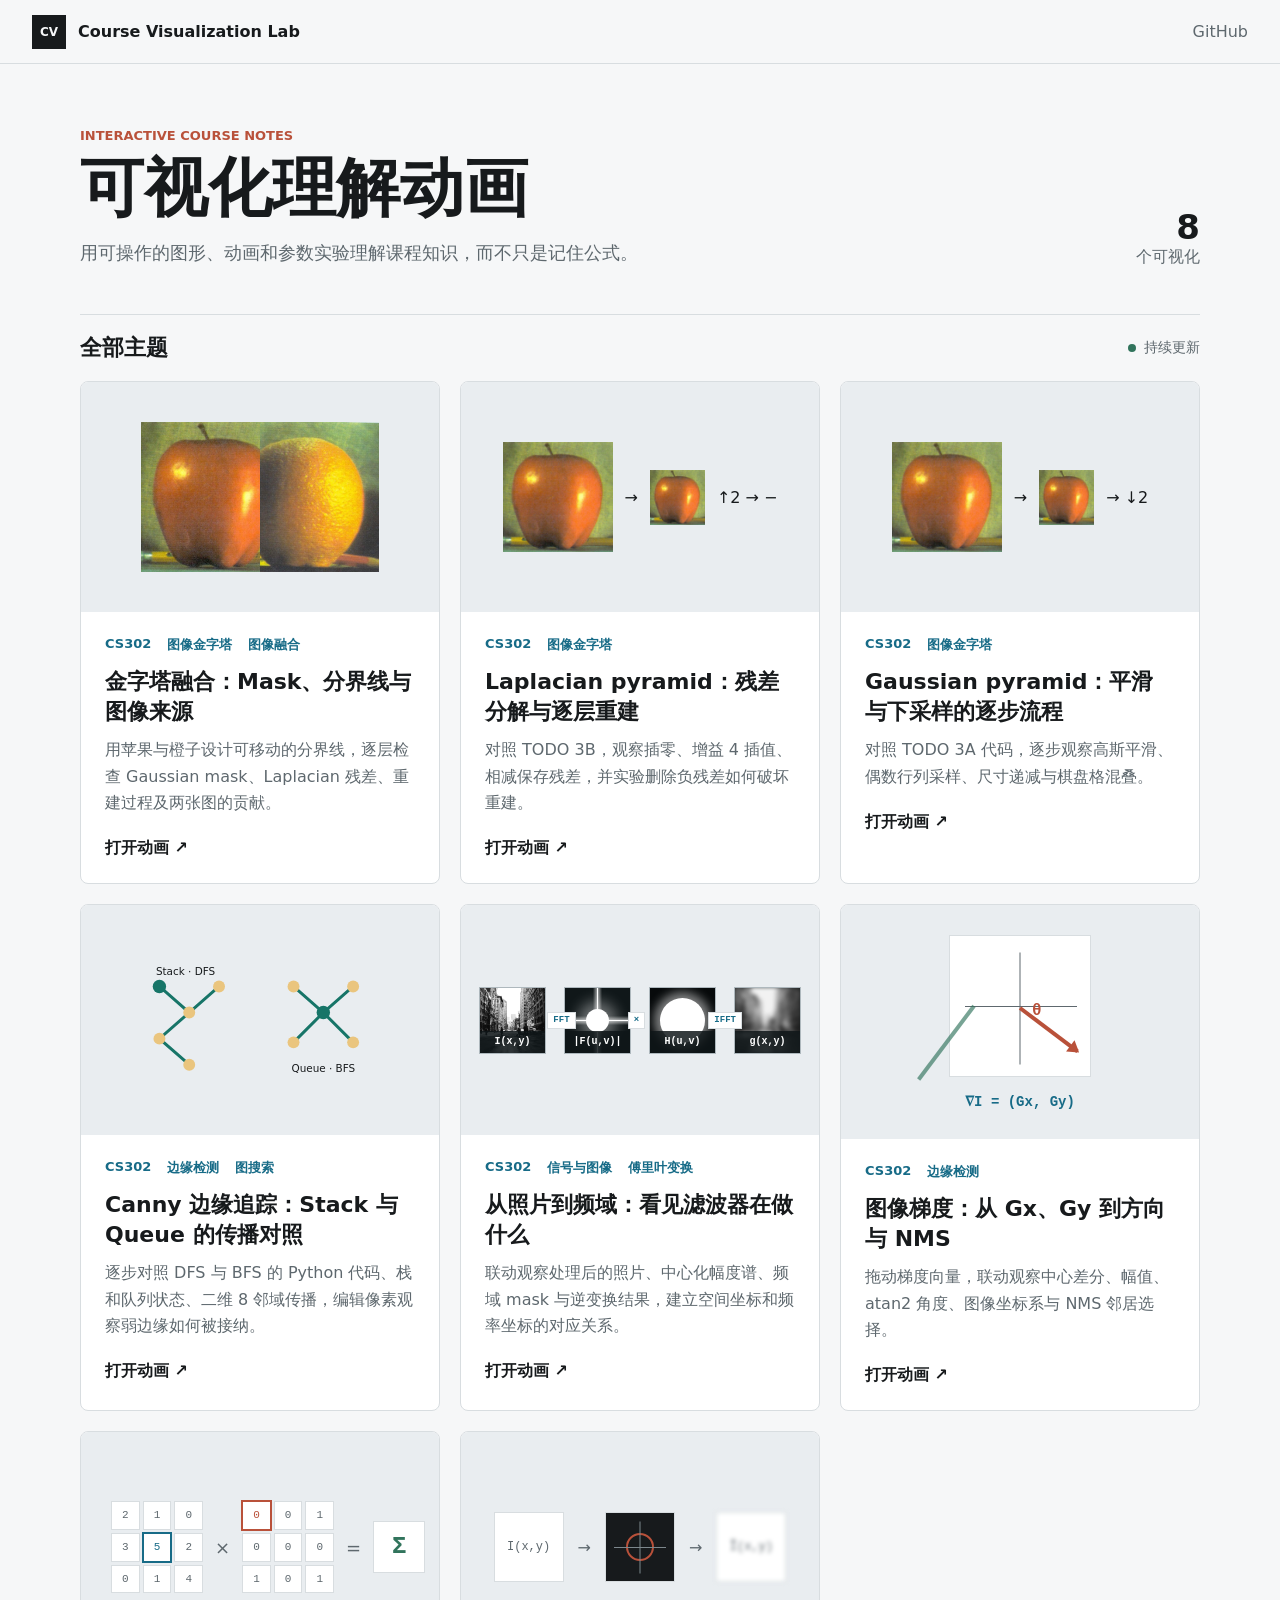
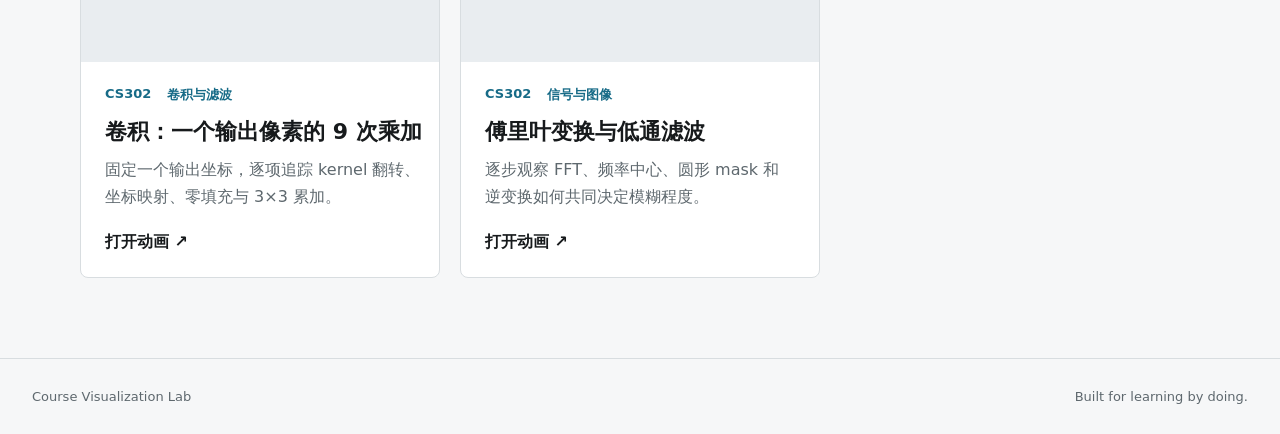
<file: index.html>
<!doctype html>
<html lang="zh-CN">
<head>
  <meta charset="utf-8">
  <meta name="viewport" content="width=device-width, initial-scale=1">
  <meta name="description" content="用交互动画解释课程中的抽象概念。">
  <title>Course Visualization Lab</title>
  <link rel="icon" href="assets/favicon.svg" type="image/svg+xml">
  <link rel="stylesheet" href="assets/site.css?v=5">
</head>
<body>
  <header class="site-header">
    <a class="brand" href="./" aria-label="Course Visualization Lab 首页">
      <span class="brand-mark" aria-hidden="true">CV</span>
      <span>Course Visualization Lab</span>
    </a>
    <a class="repo-link" href="https://github.com/yj244-jyt/course-visualization-lab">GitHub</a>
  </header>

  <main>
    <section class="catalog-heading" aria-labelledby="page-title">
      <div>
        <p class="eyebrow">Interactive course notes</p>
        <h1 id="page-title">可视化理解动画</h1>
        <p class="lede">用可操作的图形、动画和参数实验理解课程知识，而不只是记住公式。</p>
      </div>
      <div class="count" aria-live="polite">
        <strong id="visual-count">3</strong>
        <span>个可视化</span>
      </div>
    </section>

    <section aria-labelledby="catalog-title">
      <div class="section-title-row">
        <h2 id="catalog-title">全部主题</h2>
        <span class="status"><span class="status-dot" aria-hidden="true"></span>持续更新</span>
      </div>
      <div id="visualization-grid" class="visualization-grid">
        <a class="visual-card" href="visualizations/image-gradient-direction/?v=5">
          <div class="visual-preview gradient-preview" aria-hidden="true">
            <span class="gradient-plane"><i class="gradient-axis-x"></i><i class="gradient-axis-y"></i><i class="gradient-edge"></i><i class="gradient-vector"></i><b>θ</b></span>
            <span class="gradient-formula">∇I = (Gx, Gy)</span>
          </div>
          <div class="visual-body">
            <div class="meta"><span>CS302</span><span>边缘检测</span></div>
            <h3>图像梯度：从 Gx、Gy 到方向与 NMS</h3>
            <p>拖动梯度向量，联动观察中心差分、幅值、atan2 角度、图像坐标系与 NMS 邻居选择。</p>
            <span class="open-label">打开动画 <span aria-hidden="true">↗</span></span>
          </div>
        </a>
        <a class="visual-card" href="visualizations/convolution-pixel-accumulation/?v=4">
          <div class="visual-preview convolution-preview" aria-hidden="true">
            <span class="preview-grid input-grid"><i>2</i><i>1</i><i>0</i><i>3</i><i>5</i><i>2</i><i>0</i><i>1</i><i>4</i></span>
            <span class="preview-operator">×</span>
            <span class="preview-grid kernel-grid"><i>0</i><i>0</i><i>1</i><i>0</i><i>0</i><i>0</i><i>1</i><i>0</i><i>1</i></span>
            <span class="preview-operator">=</span>
            <span class="preview-sum">Σ</span>
          </div>
          <div class="visual-body">
            <div class="meta"><span>CS302</span><span>卷积与滤波</span></div>
            <h3>卷积：一个输出像素的 9 次乘加</h3>
            <p>固定一个输出坐标，逐项追踪 kernel 翻转、坐标映射、零填充与 3×3 累加。</p>
            <span class="open-label">打开动画 <span aria-hidden="true">↗</span></span>
          </div>
        </a>
        <a class="visual-card" href="visualizations/fourier-lowpass/?v=3">
          <div class="visual-preview fourier-preview" aria-hidden="true">
            <span class="preview-image">I(x,y)</span>
            <span class="preview-arrow">→</span>
            <span class="preview-spectrum"><i></i></span>
            <span class="preview-arrow">→</span>
            <span class="preview-image blurred">Î(x,y)</span>
          </div>
          <div class="visual-body">
            <div class="meta"><span>CS302</span><span>信号与图像</span></div>
            <h3>傅里叶变换与低通滤波</h3>
            <p>逐步观察 FFT、频率中心、圆形 mask 和逆变换如何共同决定模糊程度。</p>
            <span class="open-label">打开动画 <span aria-hidden="true">↗</span></span>
          </div>
        </a>
      </div>
      <p id="catalog-error" class="catalog-error" hidden>目录加载失败，请刷新页面。</p>
    </section>
  </main>

  <footer>
    <span>Course Visualization Lab</span>
    <span>Built for learning by doing.</span>
  </footer>
  <script src="assets/site.js?v=5" defer></script>
</body>
</html>
</file>
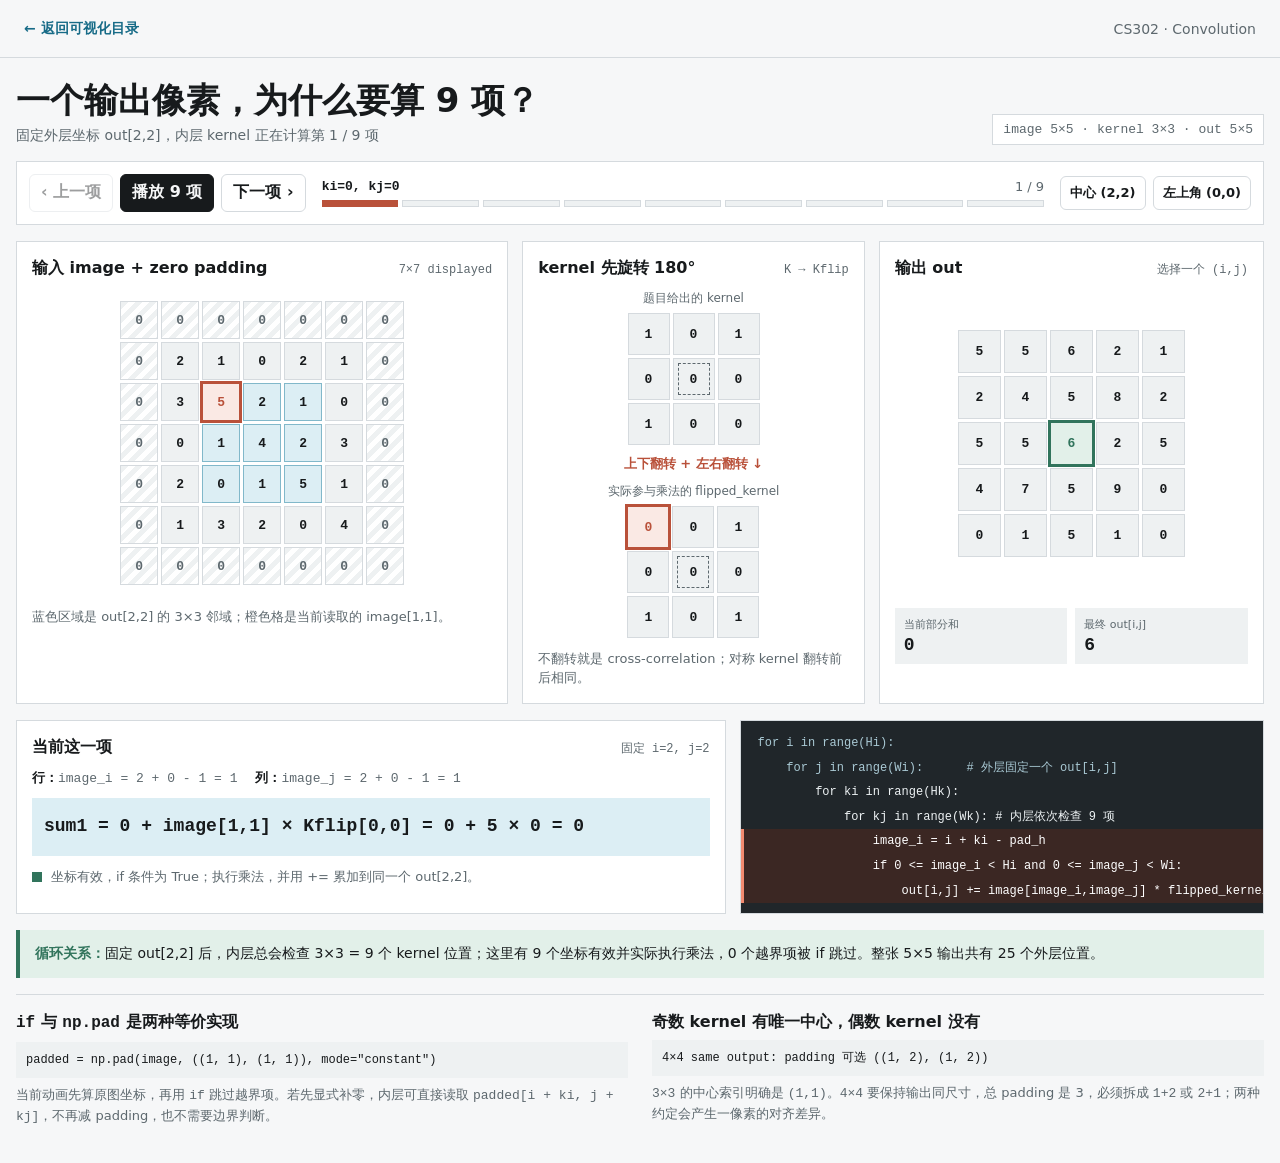
<file: visualizations/convolution-pixel-accumulation/index.html>
<!doctype html>
<html lang="zh-CN">
<head>
  <meta charset="utf-8">
  <meta name="viewport" content="width=device-width, initial-scale=1">
  <meta name="description" content="逐项观察二维卷积如何用四层循环、kernel 翻转、零填充和九次乘加计算每个输出像素。">
  <title>卷积：一个输出像素的 9 次乘加</title>
  <link rel="icon" href="../../assets/favicon.svg" type="image/svg+xml">
  <style>
    :root {
      color-scheme: light;
      --bg: #f6f7f8;
      --surface: #ffffff;
      --surface-2: #eef1f2;
      --text: #171a1c;
      --muted: #5d686e;
      --border: #d5dade;
      --primary: #176b87;
      --primary-soft: #dceef4;
      --accent: #b9513a;
      --accent-soft: #fae9e4;
      --valid: #31745c;
      --valid-soft: #e2f0e9;
      --code: #20262a;
      --code-text: #edf2f4;
      font-family: Inter, ui-sans-serif, system-ui, -apple-system, BlinkMacSystemFont, "Segoe UI", sans-serif;
    }

    * { box-sizing: border-box; }
    body { margin: 0; min-width: 320px; background: var(--bg); color: var(--text); }
    button { font: inherit; }

    .site-header {
      min-height: 58px;
      padding: 0 24px;
      border-bottom: 1px solid var(--border);
      display: flex;
      align-items: center;
      justify-content: space-between;
      gap: 20px;
      background: var(--bg);
      font-size: 14px;
    }
    .site-header a { color: var(--primary); font-weight: 650; text-decoration: none; }
    .site-header span { color: var(--muted); }

    main { width: min(1380px, calc(100% - 32px)); margin: 0 auto; padding: 22px 0 40px; }
    h1, h2, h3, p { margin: 0; }
    h1 { font-size: clamp(24px, 3vw, 34px); line-height: 1.2; letter-spacing: 0; }
    h2 { font-size: 16px; line-height: 1.35; }
    h3 { font-size: 14px; line-height: 1.35; }
    code, .mono { font-family: ui-monospace, SFMono-Regular, Menlo, Consolas, monospace; }

    .explainer { display: grid; gap: 16px; }
    .title-row {
      display: flex;
      align-items: end;
      justify-content: space-between;
      gap: 24px;
    }
    .title-copy { display: grid; gap: 6px; }
    .subtitle { color: var(--muted); font-size: 14px; }
    .shape-badge {
      flex: 0 0 auto;
      padding: 7px 10px;
      border: 1px solid var(--border);
      background: var(--surface);
      color: var(--muted);
      font-size: 13px;
    }

    .control-bar {
      display: grid;
      grid-template-columns: auto minmax(220px, 1fr) auto;
      align-items: center;
      gap: 16px;
      padding: 12px;
      border: 1px solid var(--border);
      background: var(--surface);
    }
    .button-group, .preset-group { display: flex; align-items: center; gap: 7px; flex-wrap: wrap; }
    .btn {
      min-height: 38px;
      padding: 7px 11px;
      border: 1px solid var(--border);
      border-radius: 6px;
      background: var(--surface);
      color: var(--text);
      font-weight: 650;
      cursor: pointer;
    }
    .btn:hover:not(:disabled) { border-color: var(--primary); color: var(--primary); }
    .btn:focus-visible, .output-cell:focus-visible { outline: 3px solid var(--primary); outline-offset: 2px; }
    .btn:disabled { opacity: 0.42; cursor: default; }
    .btn.primary { background: var(--text); border-color: var(--text); color: var(--bg); }
    .btn.small { min-height: 34px; padding: 5px 9px; font-size: 13px; }
    .progress-wrap { display: grid; gap: 6px; min-width: 0; }
    .progress-label { display: flex; justify-content: space-between; gap: 12px; font-size: 13px; }
    .progress-label span { color: var(--muted); }
    .progress-track { display: grid; grid-template-columns: repeat(9, minmax(12px, 1fr)); gap: 4px; }
    .progress-step { height: 7px; background: var(--surface-2); border: 1px solid var(--border); }
    .progress-step.done { background: var(--primary); border-color: var(--primary); }
    .progress-step.current { background: var(--accent); border-color: var(--accent); }

    .stage {
      display: grid;
      grid-template-columns: minmax(300px, 1.15fr) minmax(230px, 0.8fr) minmax(260px, 0.9fr);
      gap: 14px;
      align-items: stretch;
    }
    .panel {
      min-width: 0;
      padding: 15px;
      border: 1px solid var(--border);
      background: var(--surface);
      display: grid;
      align-content: start;
      gap: 12px;
    }
    .panel-head { display: flex; justify-content: space-between; align-items: baseline; gap: 12px; }
    .panel-head code { color: var(--muted); font-size: 12px; }
    .panel-note { min-height: 2.8em; color: var(--muted); font-size: 13px; line-height: 1.45; }

    .matrix-wrap { display: grid; place-items: center; min-height: 306px; overflow: auto; }
    .matrix {
      display: grid;
      gap: 3px;
      width: max-content;
      font-variant-numeric: tabular-nums;
    }
    .padded-grid { grid-template-columns: repeat(7, 38px); }
    .kernel-grid { grid-template-columns: repeat(3, 42px); }
    .output-grid { grid-template-columns: repeat(5, 43px); }
    .cell {
      position: relative;
      display: grid;
      place-items: center;
      border: 1px solid var(--border);
      background: var(--surface-2);
      color: var(--text);
      font: 650 13px/1 ui-monospace, SFMono-Regular, Menlo, Consolas, monospace;
    }
    .padded-grid .cell { width: 38px; height: 38px; }
    .kernel-grid .cell { width: 42px; height: 42px; }
    .output-grid .cell { width: 43px; height: 43px; }
    .cell.padding {
      color: var(--muted);
      background: repeating-linear-gradient(135deg, var(--surface-2) 0 5px, var(--surface) 5px 10px);
    }
    .cell.neighborhood { background: var(--primary-soft); border-color: #81b8ca; }
    .cell.active-input, .cell.active-kernel {
      z-index: 1;
      background: var(--accent-soft);
      border-color: var(--accent);
      color: var(--accent);
      box-shadow: 0 0 0 2px var(--accent);
    }
    .cell.active-input.skipped { color: var(--accent); background: var(--accent-soft); }
    .cell.kernel-center::after {
      content: "";
      position: absolute;
      inset: 4px;
      border: 1px dashed var(--muted);
      pointer-events: none;
    }
    .output-cell { cursor: pointer; padding: 0; }
    .output-cell:hover { border-color: var(--primary); }
    .output-cell.selected {
      z-index: 1;
      background: var(--valid-soft);
      border-color: var(--valid);
      color: var(--valid);
      box-shadow: 0 0 0 2px var(--valid);
    }

    .kernel-flow { display: grid; gap: 10px; justify-items: center; }
    .kernel-block { display: grid; gap: 6px; justify-items: center; }
    .kernel-block span { color: var(--muted); font-size: 12px; }
    .flip-arrow { color: var(--accent); font-size: 13px; font-weight: 700; }

    .result-readout {
      display: grid;
      grid-template-columns: 1fr 1fr;
      gap: 8px;
    }
    .metric { padding: 9px; background: var(--surface-2); display: grid; gap: 3px; }
    .metric span { color: var(--muted); font-size: 11px; }
    .metric strong { font-size: 18px; font-variant-numeric: tabular-nums; }

    .calculation {
      display: grid;
      grid-template-columns: minmax(0, 1.15fr) minmax(320px, 0.85fr);
      gap: 14px;
    }
    .formula-panel, .code-panel { border: 1px solid var(--border); background: var(--surface); min-width: 0; }
    .formula-panel { padding: 15px; display: grid; gap: 11px; align-content: start; }
    .coordinate-line {
      display: flex;
      flex-wrap: wrap;
      gap: 8px 18px;
      color: var(--muted);
      font-size: 13px;
    }
    .coordinate-line strong { color: var(--text); }
    .equation {
      min-height: 58px;
      padding: 12px;
      display: flex;
      align-items: center;
      background: var(--primary-soft);
      color: var(--text);
      font: 650 clamp(14px, 1.5vw, 18px)/1.55 ui-monospace, SFMono-Regular, Menlo, Consolas, monospace;
      overflow-wrap: anywhere;
    }
    .equation.skipped { background: var(--accent-soft); color: var(--accent); }
    .meaning {
      display: flex;
      align-items: flex-start;
      gap: 9px;
      color: var(--muted);
      font-size: 13px;
      line-height: 1.5;
    }
    .meaning-mark { width: 10px; height: 10px; margin-top: 5px; flex: 0 0 auto; background: var(--valid); }

    .code-panel { padding: 10px 0; background: var(--code); color: var(--code-text); overflow: auto; }
    .code-line {
      min-width: 455px;
      padding: 3px 14px;
      white-space: pre;
      font: 12px/1.55 ui-monospace, SFMono-Regular, Menlo, Consolas, monospace;
      border-left: 3px solid transparent;
    }
    .code-line.outer { color: #a9c9d4; }
    .code-line.active { background: #3b2723; border-left-color: #f18a70; color: #ffffff; }
    .code-line.dim { color: #89959b; }

    .summary-strip {
      padding: 13px 15px;
      border-left: 4px solid var(--valid);
      background: var(--valid-soft);
      font-size: 14px;
      line-height: 1.55;
    }
    .summary-strip strong { color: var(--valid); }

    .reference-band {
      display: grid;
      grid-template-columns: 1fr 1fr;
      gap: 24px;
      padding: 16px 0 0;
      border-top: 1px solid var(--border);
    }
    .reference-item { display: grid; align-content: start; gap: 7px; min-width: 0; }
    .reference-item p { color: var(--muted); font-size: 13px; line-height: 1.55; }
    .reference-code {
      padding: 9px 10px;
      background: var(--surface-2);
      color: var(--text);
      font: 12px/1.5 ui-monospace, SFMono-Regular, Menlo, Consolas, monospace;
      overflow-x: auto;
      white-space: nowrap;
    }

    @media (max-width: 980px) {
      .stage { grid-template-columns: 1fr 1fr; }
      .stage .panel:last-child { grid-column: 1 / -1; }
      .matrix-wrap { min-height: 278px; }
      .calculation { grid-template-columns: 1fr; }
      .reference-band { grid-template-columns: 1fr; gap: 16px; }
    }

    @media (max-width: 680px) {
      .site-header { padding: 0 14px; }
      .site-header span { display: none; }
      main { width: min(100% - 20px, 1380px); padding-top: 14px; }
      .title-row { align-items: start; flex-direction: column; gap: 10px; }
      .control-bar { grid-template-columns: 1fr; }
      .stage { grid-template-columns: 1fr; }
      .stage .panel:last-child { grid-column: auto; }
      .matrix-wrap { min-height: 0; padding: 4px 0; }
      .padded-grid { grid-template-columns: repeat(7, 36px); }
      .padded-grid .cell { width: 36px; height: 36px; }
      .panel { padding: 12px; }
      .calculation { gap: 10px; }
      .coordinate-line { display: grid; gap: 5px; }
      .code-line {
        min-width: 0;
        padding-right: 10px;
        white-space: pre-wrap;
        overflow-wrap: anywhere;
      }
      .reference-code {
        white-space: normal;
        overflow-wrap: anywhere;
      }
    }

    @media (max-width: 360px) {
      .padded-grid { grid-template-columns: repeat(7, 34px); }
      .padded-grid .cell { width: 34px; height: 34px; }
      .output-grid { grid-template-columns: repeat(5, 40px); }
      .output-grid .cell { width: 40px; height: 40px; }
    }

    @media (prefers-reduced-motion: reduce) {
      *, *::before, *::after { scroll-behavior: auto !important; transition: none !important; }
    }

    @media (prefers-color-scheme: dark) {
      :root {
        color-scheme: dark;
        --bg: #111416;
        --surface: #1a1f22;
        --surface-2: #252c30;
        --text: #f4f6f7;
        --muted: #aab4ba;
        --border: #364046;
        --primary: #62b6d1;
        --primary-soft: #18343e;
        --accent: #f18a70;
        --accent-soft: #3b2723;
        --valid: #72c3a4;
        --valid-soft: #1d352c;
        --code: #0d1012;
        --code-text: #edf2f4;
      }
      .cell.neighborhood { border-color: #3f788b; }
    }
  </style>
</head>
<body>
  <header class="site-header">
    <a href="../../">← 返回可视化目录</a>
    <span>CS302 · Convolution</span>
  </header>

  <main>
    <div class="explainer" id="convolution-explainer">
      <div class="title-row">
        <div class="title-copy">
          <h1>一个输出像素，为什么要算 9 项？</h1>
          <p class="subtitle" id="step-title">固定外层坐标，内层 kernel 正在计算第 1 / 9 项</p>
        </div>
        <div class="shape-badge mono">image 5×5 · kernel 3×3 · out 5×5</div>
      </div>

      <section class="control-bar" aria-label="卷积演示控制">
        <div class="button-group">
          <button class="btn" id="prev-button" type="button" aria-label="上一项">‹ 上一项</button>
          <button class="btn primary" id="play-button" type="button"><span>播放 9 项</span></button>
          <button class="btn" id="next-button" type="button" aria-label="下一项">下一项 ›</button>
        </div>

        <div class="progress-wrap">
          <div class="progress-label">
            <strong class="mono" id="loop-position">ki=0, kj=0</strong>
            <span id="progress-count">1 / 9</span>
          </div>
          <div class="progress-track" id="progress-track" aria-label="kernel 遍历进度"></div>
        </div>

        <div class="preset-group" aria-label="输出位置预设">
          <button class="btn small" id="center-preset" type="button">中心 (2,2)</button>
          <button class="btn small" id="corner-preset" type="button">左上角 (0,0)</button>
        </div>
      </section>

      <div class="stage">
        <section class="panel" aria-labelledby="input-title">
          <div class="panel-head">
            <h2 id="input-title">输入 image + zero padding</h2>
            <code>7×7 displayed</code>
          </div>
          <div class="matrix-wrap">
            <div class="matrix padded-grid" id="padded-grid" role="img" aria-label="周围补零的五乘五输入图像"></div>
          </div>
          <p class="panel-note" id="input-note">蓝色区域是当前 3×3 邻域；橙色格是这一步读取的像素。</p>
        </section>

        <section class="panel" aria-labelledby="kernel-title">
          <div class="panel-head">
            <h2 id="kernel-title">kernel 先旋转 180°</h2>
            <code>K → Kflip</code>
          </div>
          <div class="kernel-flow">
            <div class="kernel-block">
              <span>题目给出的 kernel</span>
              <div class="matrix kernel-grid" id="original-kernel" role="img" aria-label="原始卷积核"></div>
            </div>
            <div class="flip-arrow">上下翻转 + 左右翻转 ↓</div>
            <div class="kernel-block">
              <span>实际参与乘法的 flipped_kernel</span>
              <div class="matrix kernel-grid" id="flipped-kernel" role="img" aria-label="旋转一百八十度后的卷积核"></div>
            </div>
          </div>
          <p class="panel-note">不翻转就是 cross-correlation；对称 kernel 翻转前后相同。</p>
        </section>

        <section class="panel" aria-labelledby="output-title">
          <div class="panel-head">
            <h2 id="output-title">输出 out</h2>
            <code>选择一个 (i,j)</code>
          </div>
          <div class="matrix-wrap">
            <div class="matrix output-grid" id="output-grid" role="grid" aria-label="五乘五卷积输出"></div>
          </div>
          <div class="result-readout">
            <div class="metric">
              <span>当前部分和</span>
              <strong class="mono" id="partial-sum">0</strong>
            </div>
            <div class="metric">
              <span>最终 out[i,j]</span>
              <strong class="mono" id="final-sum">0</strong>
            </div>
          </div>
        </section>
      </div>

      <div class="calculation">
        <section class="formula-panel" aria-labelledby="calculation-title">
          <div class="panel-head">
            <h2 id="calculation-title">当前这一项</h2>
            <code id="outer-position">固定 i=2, j=2</code>
          </div>
          <div class="coordinate-line">
            <span><strong>行：</strong><code id="row-formula">image_i = 2 + 0 - 1 = 1</code></span>
            <span><strong>列：</strong><code id="column-formula">image_j = 2 + 0 - 1 = 1</code></span>
          </div>
          <div class="equation" id="equation" aria-live="polite">sum₁ = 0 + image[1,1] × Kflip[0,0] = 0 + 5 × 0 = 0</div>
          <div class="meaning">
            <span class="meaning-mark" aria-hidden="true"></span>
            <span id="meaning-text">坐标有效，执行乘法并用 += 加到同一个 out[i,j]。</span>
          </div>
        </section>

        <section class="code-panel" aria-label="四层循环代码执行位置">
          <div class="code-line outer">for i in range(Hi):</div>
          <div class="code-line outer">    for j in range(Wi):      # 外层固定一个 out[i,j]</div>
          <div class="code-line">        for ki in range(Hk):</div>
          <div class="code-line">            for kj in range(Wk): # 内层依次检查 9 项</div>
          <div class="code-line active" id="coordinate-code">                image_i = i + ki - pad_h</div>
          <div class="code-line active" id="bounds-code">                if 0 &lt;= image_i &lt; Hi and 0 &lt;= image_j &lt; Wi:</div>
          <div class="code-line active" id="accumulate-code">                    out[i,j] += image[image_i,image_j] * flipped_kernel[ki,kj]</div>
        </section>
      </div>

      <div class="summary-strip" id="summary-strip">
        <strong>循环关系：</strong>当前固定 1 个输出位置，内层依次检查 3×3 = 9 个 kernel 位置；5×5 输出共有 25 个外层位置，因此概念上共有 25×9 = 225 项。
      </div>

      <section class="reference-band" aria-label="padding 与 kernel 尺寸补充">
        <div class="reference-item">
          <h2><code>if</code> 与 <code>np.pad</code> 是两种等价实现</h2>
          <div class="reference-code">padded = np.pad(image, ((1, 1), (1, 1)), mode="constant")</div>
          <p>当前动画先算原图坐标，再用 <code>if</code> 跳过越界项。若先显式补零，内层可直接读取 <code>padded[i + ki, j + kj]</code>，不再减 padding，也不需要边界判断。</p>
        </div>
        <div class="reference-item">
          <h2>奇数 kernel 有唯一中心，偶数 kernel 没有</h2>
          <div class="reference-code">4×4 same output: padding 可选 ((1, 2), (1, 2))</div>
          <p><code>3×3</code> 的中心索引明确是 <code>(1,1)</code>。<code>4×4</code> 要保持输出同尺寸，总 padding 是 3，必须拆成 <code>1+2</code> 或 <code>2+1</code>；两种约定会产生一像素的对齐差异。</p>
        </div>
      </section>
    </div>
  </main>

  <script>
    (() => {
      const root = document.getElementById('convolution-explainer');
      const image = [
        [2, 1, 0, 2, 1],
        [3, 5, 2, 1, 0],
        [0, 1, 4, 2, 3],
        [2, 0, 1, 5, 1],
        [1, 3, 2, 0, 4]
      ];
      const kernel = [
        [1, 0, 1],
        [0, 0, 0],
        [1, 0, 0]
      ];
      const flipped = kernel.slice().reverse().map(row => row.slice().reverse());
      const H = image.length;
      const W = image[0].length;
      const KH = kernel.length;
      const KW = kernel[0].length;
      const padH = Math.floor(KH / 2);
      const padW = Math.floor(KW / 2);
      let selectedI = 2;
      let selectedJ = 2;
      let termIndex = 0;
      let timer = null;

      const paddedGrid = root.querySelector('#padded-grid');
      const originalKernel = root.querySelector('#original-kernel');
      const flippedKernel = root.querySelector('#flipped-kernel');
      const outputGrid = root.querySelector('#output-grid');
      const playButton = root.querySelector('#play-button');
      const playLabel = playButton.querySelector('span');
      const progressTrack = root.querySelector('#progress-track');

      function isValid(row, col) {
        return row >= 0 && row < H && col >= 0 && col < W;
      }

      function valueAt(row, col) {
        return isValid(row, col) ? image[row][col] : 0;
      }

      function calculateAt(i, j, through = KH * KW - 1) {
        let sum = 0;
        let executed = 0;
        for (let index = 0; index <= through; index++) {
          const ki = Math.floor(index / KW);
          const kj = index % KW;
          const row = i + ki - padH;
          const col = j + kj - padW;
          if (isValid(row, col)) {
            sum += image[row][col] * flipped[ki][kj];
            executed++;
          }
        }
        return { sum, executed };
      }

      const output = Array.from({ length: H }, (_, i) =>
        Array.from({ length: W }, (_, j) => calculateAt(i, j).sum)
      );

      function createCell(value, className = '') {
        const cell = document.createElement('div');
        cell.className = `cell ${className}`.trim();
        cell.textContent = String(value);
        return cell;
      }

      function renderStaticKernel() {
        originalKernel.replaceChildren();
        kernel.forEach((row, ki) => row.forEach((value, kj) => {
          const cell = createCell(value, ki === 1 && kj === 1 ? 'kernel-center' : '');
          cell.setAttribute('aria-label', `kernel 行 ${ki} 列 ${kj}，值 ${value}`);
          originalKernel.appendChild(cell);
        }));
      }

      function renderProgress() {
        progressTrack.replaceChildren();
        for (let index = 0; index < KH * KW; index++) {
          const step = document.createElement('span');
          step.className = 'progress-step';
          if (index < termIndex) step.classList.add('done');
          if (index === termIndex) step.classList.add('current');
          progressTrack.appendChild(step);
        }
      }

      function renderPaddedInput(currentRow, currentCol) {
        paddedGrid.replaceChildren();
        for (let row = -padH; row < H + padH; row++) {
          for (let col = -padW; col < W + padW; col++) {
            const valid = isValid(row, col);
            const withinNeighborhood =
              row >= selectedI - padH && row <= selectedI + padH &&
              col >= selectedJ - padW && col <= selectedJ + padW;
            const active = row === currentRow && col === currentCol;
            const classes = [];
            if (!valid) classes.push('padding');
            if (withinNeighborhood) classes.push('neighborhood');
            if (active) classes.push('active-input');
            if (active && !valid) classes.push('skipped');
            const cell = createCell(valueAt(row, col), classes.join(' '));
            cell.setAttribute('aria-label', valid
              ? `image 行 ${row} 列 ${col}，值 ${image[row][col]}`
              : `图像外坐标 ${row}, ${col}，zero padding 值 0`);
            paddedGrid.appendChild(cell);
          }
        }
      }

      function renderFlippedKernel(ki, kj) {
        flippedKernel.replaceChildren();
        flipped.forEach((row, r) => row.forEach((value, c) => {
          const classes = [];
          if (r === 1 && c === 1) classes.push('kernel-center');
          if (r === ki && c === kj) classes.push('active-kernel');
          const cell = createCell(value, classes.join(' '));
          cell.setAttribute('aria-label', `flipped kernel 行 ${r} 列 ${c}，值 ${value}`);
          flippedKernel.appendChild(cell);
        }));
      }

      function selectOutput(i, j, focus = false) {
        stop();
        selectedI = Math.max(0, Math.min(H - 1, i));
        selectedJ = Math.max(0, Math.min(W - 1, j));
        termIndex = 0;
        render();
        if (focus) {
          root.querySelector(`[data-output-i="${selectedI}"][data-output-j="${selectedJ}"]`)?.focus();
        }
      }

      function renderOutput() {
        outputGrid.replaceChildren();
        output.forEach((row, i) => row.forEach((value, j) => {
          const button = document.createElement('button');
          button.type = 'button';
          button.className = 'cell output-cell';
          button.dataset.outputI = String(i);
          button.dataset.outputJ = String(j);
          button.setAttribute('role', 'gridcell');
          button.setAttribute('aria-label', `选择输出 out[${i},${j}]，最终值 ${value}`);
          button.textContent = String(value);
          if (i === selectedI && j === selectedJ) {
            button.classList.add('selected');
            button.setAttribute('aria-selected', 'true');
          }
          button.addEventListener('click', () => selectOutput(i, j));
          button.addEventListener('keydown', event => {
            const moves = {
              ArrowUp: [-1, 0],
              ArrowDown: [1, 0],
              ArrowLeft: [0, -1],
              ArrowRight: [0, 1]
            };
            if (!moves[event.key]) return;
            event.preventDefault();
            const [di, dj] = moves[event.key];
            selectOutput(i + di, j + dj, true);
          });
          outputGrid.appendChild(button);
        }));
      }

      function render() {
        const ki = Math.floor(termIndex / KW);
        const kj = termIndex % KW;
        const imageI = selectedI + ki - padH;
        const imageJ = selectedJ + kj - padW;
        const valid = isValid(imageI, imageJ);
        const pixel = valueAt(imageI, imageJ);
        const weight = flipped[ki][kj];
        const previous = termIndex === 0 ? 0 : calculateAt(selectedI, selectedJ, termIndex - 1).sum;
        const partial = calculateAt(selectedI, selectedJ, termIndex);
        const final = output[selectedI][selectedJ];

        renderProgress();
        renderPaddedInput(imageI, imageJ);
        renderFlippedKernel(ki, kj);
        renderOutput();

        root.querySelector('#step-title').textContent =
          `固定外层坐标 out[${selectedI},${selectedJ}]，内层 kernel 正在计算第 ${termIndex + 1} / 9 项`;
        root.querySelector('#loop-position').textContent = `ki=${ki}, kj=${kj}`;
        root.querySelector('#progress-count').textContent = `${termIndex + 1} / 9`;
        root.querySelector('#outer-position').textContent = `固定 i=${selectedI}, j=${selectedJ}`;
        root.querySelector('#row-formula').textContent =
          `image_i = ${selectedI} + ${ki} - ${padH} = ${imageI}`;
        root.querySelector('#column-formula').textContent =
          `image_j = ${selectedJ} + ${kj} - ${padW} = ${imageJ}`;
        root.querySelector('#partial-sum').textContent = String(partial.sum);
        root.querySelector('#final-sum').textContent = String(final);

        const equation = root.querySelector('#equation');
        equation.classList.toggle('skipped', !valid);
        if (valid) {
          equation.textContent =
            `sum${termIndex + 1} = ${previous} + image[${imageI},${imageJ}] × Kflip[${ki},${kj}] = ${previous} + ${pixel} × ${weight} = ${partial.sum}`;
          root.querySelector('#meaning-text').textContent =
            `坐标有效，if 条件为 True；执行乘法，并用 += 累加到同一个 out[${selectedI},${selectedJ}]。`;
          root.querySelector('#input-note').textContent =
            `蓝色区域是 out[${selectedI},${selectedJ}] 的 3×3 邻域；橙色格是当前读取的 image[${imageI},${imageJ}]。`;
        } else {
          equation.textContent =
            `坐标 (${imageI},${imageJ}) 越界 → if 为 False → 跳过；sum${termIndex + 1} = ${previous}`;
          root.querySelector('#meaning-text').textContent =
            '代码不会执行乘法；数学上等价于 zero padding 的 0 × kernel 权重，因此部分和不变。';
          root.querySelector('#input-note').textContent =
            `橙色格位于原图外，padding 值为 0；当前代码通过 if 直接跳过这一项。`;
        }

        root.querySelector('#accumulate-code').classList.toggle('dim', !valid);
        root.querySelector('#bounds-code').classList.toggle('active', true);
        root.querySelector('#prev-button').disabled = termIndex === 0;
        root.querySelector('#next-button').disabled = termIndex === KH * KW - 1;

        const validCount = calculateAt(selectedI, selectedJ).executed;
        root.querySelector('#summary-strip').innerHTML =
          `<strong>循环关系：</strong>固定 out[${selectedI},${selectedJ}] 后，内层总会检查 3×3 = 9 个 kernel 位置；这里有 ${validCount} 个坐标有效并实际执行乘法，${9 - validCount} 个越界项被 if 跳过。整张 5×5 输出共有 25 个外层位置。`;
      }

      function stop() {
        if (timer) window.clearInterval(timer);
        timer = null;
        playLabel.textContent = '播放 9 项';
      }

      function play() {
        if (timer) {
          stop();
          return;
        }
        if (termIndex === KH * KW - 1) termIndex = 0;
        render();
        playLabel.textContent = '暂停';
        timer = window.setInterval(() => {
          if (termIndex >= KH * KW - 1) {
            stop();
            return;
          }
          termIndex++;
          render();
        }, 850);
      }

      root.querySelector('#prev-button').addEventListener('click', () => {
        stop();
        termIndex = Math.max(0, termIndex - 1);
        render();
      });
      root.querySelector('#next-button').addEventListener('click', () => {
        stop();
        termIndex = Math.min(KH * KW - 1, termIndex + 1);
        render();
      });
      root.querySelector('#center-preset').addEventListener('click', () => selectOutput(2, 2));
      root.querySelector('#corner-preset').addEventListener('click', () => selectOutput(0, 0));
      playButton.addEventListener('click', play);

      renderStaticKernel();
      render();
    })();
  </script>
</body>
</html>
</file>
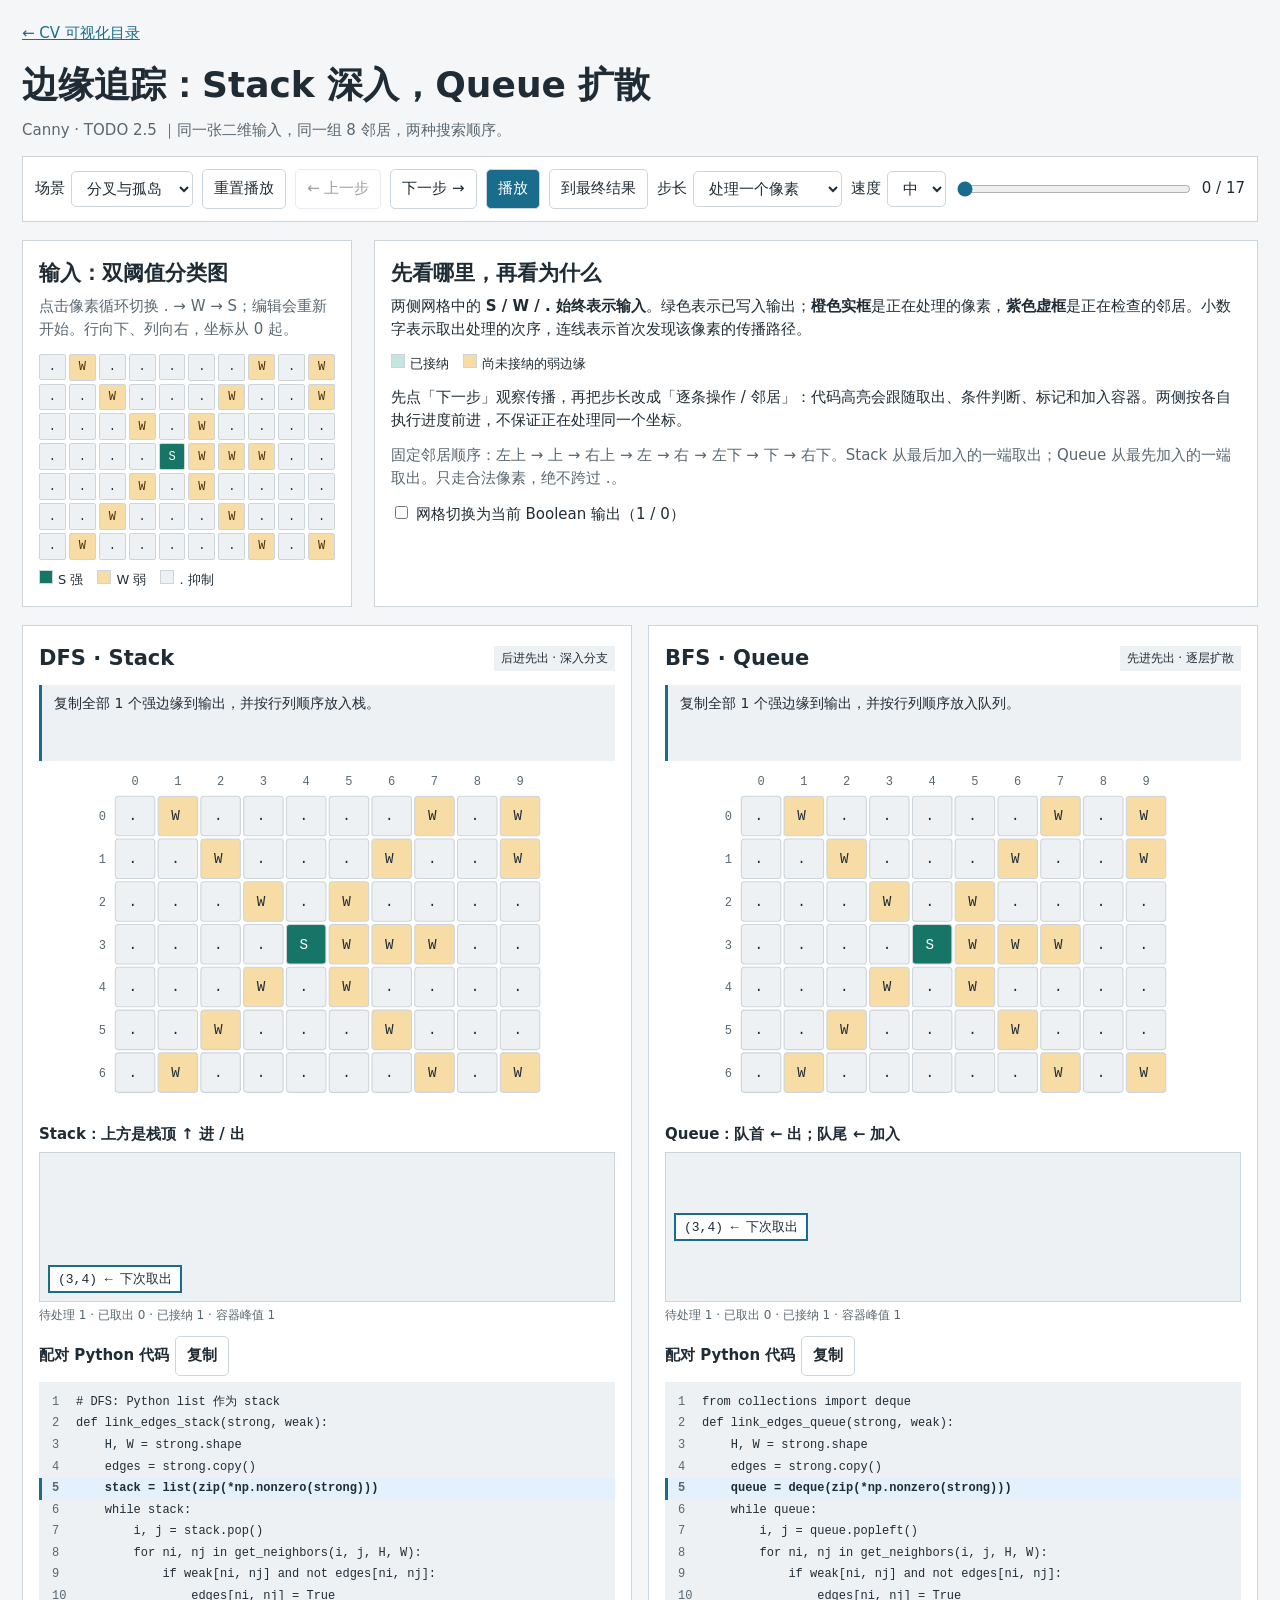
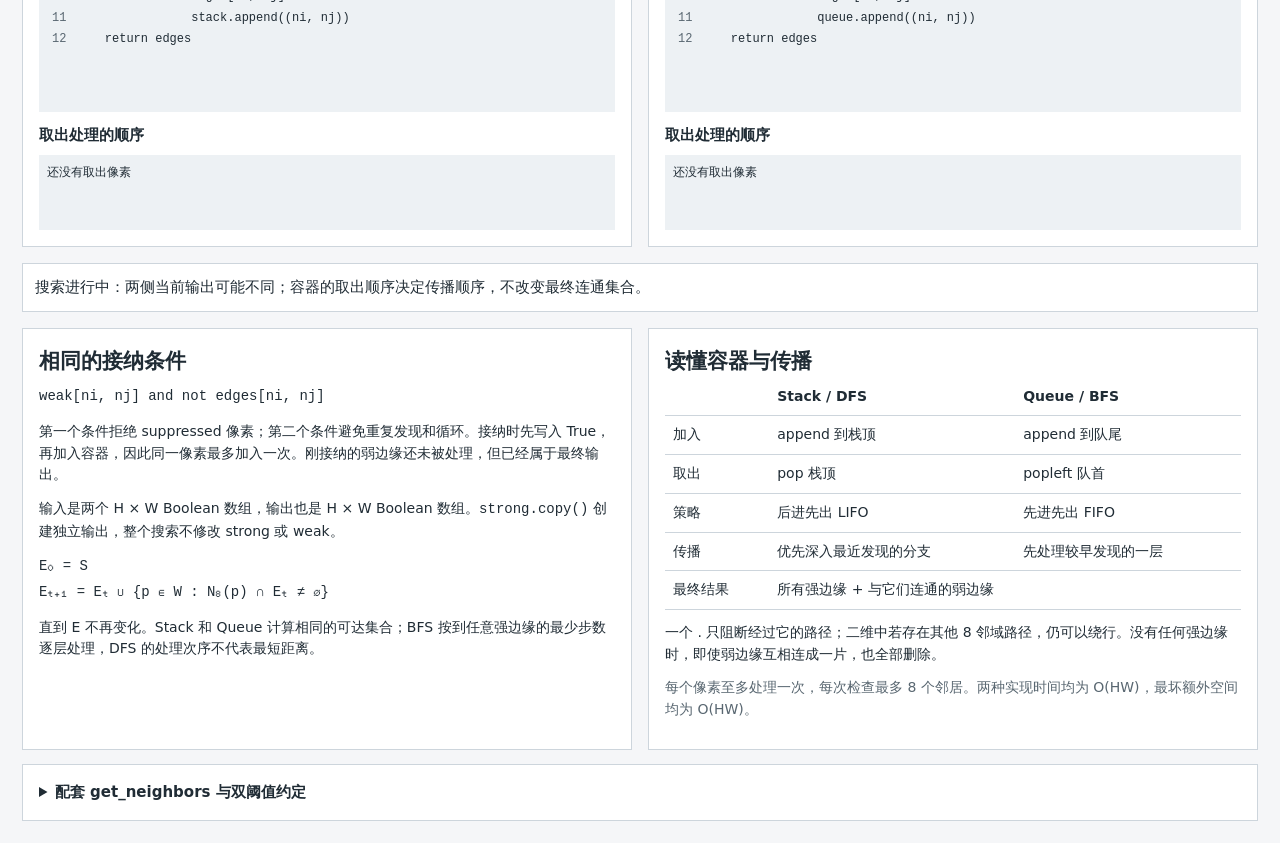
<file: visualizations/edge-tracking-stack-queue/index.html>
<!doctype html>
<html lang="zh-CN">
<meta charset="utf-8"><meta name="viewport" content="width=device-width,initial-scale=1">
<title>Canny 边缘追踪：Stack 与 Queue</title>
<link rel="icon" href="../../assets/favicon.svg" type="image/svg+xml">
<style>
:root{color-scheme:light dark;--bg:#f5f6f8;--paper:#fff;--ink:#202c35;--muted:#596771;--line:#cdd5dc;--soft:#edf1f4;--accent:#196c8b;--hit:#e4f1fc;--strong:#177568;--weak:#f7dca6;--accepted:#c4e6e0}*{box-sizing:border-box}body{margin:0;background:var(--bg);color:var(--ink);font:15px/1.55 system-ui,sans-serif}main{max-width:1440px;margin:auto;padding:22px}a{color:var(--accent)}h1{font-size:clamp(24px,3vw,36px);margin:12px 0 5px}h2{font-size:21px;margin:0}h3{font-size:15px;margin:12px 0 6px}p{margin:6px 0 12px}.muted,small{color:var(--muted)}button,select{font:inherit;color:var(--ink);background:var(--paper);border:1px solid var(--line);border-radius:5px;padding:7px 11px;cursor:pointer}button:disabled{opacity:.45;cursor:default}button:focus-visible,select:focus-visible,input:focus-visible,summary:focus-visible{outline:3px solid var(--accent);outline-offset:2px}.controls{display:flex;gap:9px;align-items:center;flex-wrap:wrap;padding:12px;background:var(--paper);border:1px solid var(--line);margin:14px 0}.controls label{display:flex;align-items:center;gap:6px}#play{background:var(--accent);color:#fff}#timeline{flex:1;min-width:100px;accent-color:var(--accent)}.intro{display:grid;grid-template-columns:330px 1fr;gap:22px;margin:18px 0}.card,.panel{background:var(--paper);border:1px solid var(--line);padding:16px;min-width:0}.editor{display:grid;grid-template-columns:repeat(10,1fr);gap:3px;margin-top:8px}.pixel{padding:0;aspect-ratio:1;min-width:0;border-radius:2px;font:12px ui-monospace,monospace;background:var(--soft)}.pixel.S{background:var(--strong);color:white}.pixel.W{background:var(--weak);color:#47300d}.legend{display:flex;gap:14px;flex-wrap:wrap;font-size:13px}.legend span:before{content:'';display:inline-block;width:12px;height:12px;border:1px solid var(--line);margin-right:5px;background:var(--soft)}.legend .s:before{background:var(--strong)}.legend .w:before{background:var(--weak)}.legend .a:before{background:var(--accepted)}.pair{display:grid;grid-template-columns:1fr 1fr;gap:16px}.top{display:flex;justify-content:space-between;align-items:center;gap:10px}.badge{font-size:12px;background:var(--soft);padding:3px 7px}.status{min-height:76px;border-left:3px solid var(--accent);padding:8px 12px;background:var(--soft);margin:10px 0;font-size:14px}.map{width:100%;display:block;max-height:340px}.map text{font:13px ui-monospace,monospace;fill:var(--ink)}.map .axis{fill:var(--muted);font-size:11px}.map rect{stroke:var(--line);stroke-width:1}.map rect.current{stroke:#bc451d;stroke-width:3}.map rect.check{stroke:#7354b4;stroke-width:3;stroke-dasharray:4 2}.container-box{height:150px;overflow:auto;border:1px solid var(--line);padding:8px;background:var(--soft)}.stack{display:flex;flex-direction:column-reverse;align-items:flex-start;gap:4px;min-height:100%}.queue{display:flex;align-items:center;gap:5px;min-height:100%;width:max-content}.token{white-space:nowrap;background:var(--paper);border:1px solid var(--line);padding:3px 8px;font:13px ui-monospace,monospace}.token.next{border:2px solid var(--accent)}.memory{font-size:12px;color:var(--muted);margin:4px 0}.code{overflow:auto;background:var(--soft);padding:10px 0;font:12px/1.8 ui-monospace,monospace;white-space:pre;tab-size:4;margin:0;min-height:330px}.line{display:block;padding:0 10px;border-left:3px solid transparent}.line.active{background:var(--hit);border-left-color:var(--accent);font-weight:bold}.ln{display:inline-block;width:24px;color:var(--muted);user-select:none}.trail{height:75px;overflow:auto;font:12px/1.7 ui-monospace,monospace;background:var(--soft);padding:8px;margin-top:8px}.result{padding:12px;border:1px solid var(--line);background:var(--paper);margin:16px 0}.notes{display:grid;grid-template-columns:1fr 1fr;gap:16px}.notes p{font-size:14px}.formula{font:15px/1.8 ui-monospace,monospace;overflow-wrap:anywhere}details{margin-top:14px}summary{cursor:pointer;font-weight:600}table{width:100%;border-collapse:collapse;font-size:14px}td,th{padding:8px;text-align:left;border-bottom:1px solid var(--line)}@media(prefers-color-scheme:dark){:root{--bg:#141c22;--paper:#1d2830;--ink:#e6edf2;--muted:#a7b6c1;--line:#455660;--soft:#263640;--accent:#78c6e5;--hit:#244b61;--accepted:#245c53;--weak:#7d5a22}.pixel.W{color:#fff}#play{color:#13232b}}@media(max-width:850px){.pair,.intro,.notes{grid-template-columns:1fr}.intro{gap:12px}.editor{max-width:340px}.panel{padding:12px}main{padding:12px}.status{min-height:85px}.code{font-size:11px}.top{align-items:flex-start}}@media(prefers-reduced-motion:reduce){*{scroll-behavior:auto!important}}
</style>
<main>
<a href="../../">← CV 可视化目录</a>
<h1>边缘追踪：Stack 深入，Queue 扩散</h1>
<p class="muted">Canny · TODO 2.5 ｜同一张二维输入，同一组 8 邻居，两种搜索顺序。</p>
<div class="controls">
<label>场景 <select id="preset"><option value="branch">分叉与孤岛</option><option value="chain">S W W . W</option><option value="diagonal">对角连接</option><option value="multi">多个强边缘</option><option value="none">没有强边缘</option></select></label>
<button id="reset">重置播放</button><button id="back">← 上一步</button><button id="step">下一步 →</button><button id="play">播放</button><button id="finish">到最终结果</button>
<label>步长 <select id="granularity"><option value="pixel">处理一个像素</option><option value="event">逐条操作 / 邻居</option></select></label>
<label>速度 <select id="speed"><option value="1000">慢</option><option value="450" selected>中</option><option value="120">快</option></select></label>
<input id="timeline" type="range" min="0" max="1" value="0" aria-label="播放进度"><span id="progress"></span>
</div>
<div class="intro">
<section class="card"><h2>输入：双阈值分类图</h2><p class="muted">点击像素循环切换 . → W → S；编辑会重新开始。行向下、列向右，坐标从 0 起。</p><div id="editor" class="editor"></div><div class="legend" style="margin-top:10px"><span class="s">S 强</span><span class="w">W 弱</span><span>. 抑制</span></div></section>
<section class="card"><h2>先看哪里，再看为什么</h2><p>两侧网格中的 <b>S / W / . 始终表示输入</b>。绿色表示已写入输出；<b>橙色实框</b>是正在处理的像素，<b>紫色虚框</b>是正在检查的邻居。小数字表示取出处理的次序，连线表示首次发现该像素的传播路径。</p><div class="legend"><span class="a">已接纳</span><span class="w">尚未接纳的弱边缘</span></div><p style="margin-top:12px">先点「下一步」观察传播，再把步长改成「逐条操作 / 邻居」：代码高亮会跟随取出、条件判断、标记和加入容器。两侧按各自执行进度前进，不保证正在处理同一个坐标。</p><p class="muted">固定邻居顺序：左上 → 上 → 右上 → 左 → 右 → 左下 → 下 → 右下。Stack 从最后加入的一端取出；Queue 从最先加入的一端取出。只走合法像素，绝不跨过 .。</p><label><input type="checkbox" id="binary"> 网格切换为当前 Boolean 输出（1 / 0）</label></section>
</div>
<div class="pair" id="panels"></div>
<div class="result" id="comparison" role="status"></div>
<div class="notes">
<section class="card"><h2>相同的接纳条件</h2><p class="formula">weak[ni, nj] and not edges[ni, nj]</p><p>第一个条件拒绝 suppressed 像素；第二个条件避免重复发现和循环。接纳时先写入 True，再加入容器，因此同一像素最多加入一次。刚接纳的弱边缘还未被处理，但已经属于最终输出。</p><p>输入是两个 H × W Boolean 数组，输出也是 H × W Boolean 数组。<code>strong.copy()</code> 创建独立输出，整个搜索不修改 strong 或 weak。</p><p class="formula">E₀ = S<br>Eₜ₊₁ = Eₜ ∪ {p ∈ W : N₈(p) ∩ Eₜ ≠ ∅}</p><p>直到 E 不再变化。Stack 和 Queue 计算相同的可达集合；BFS 按到任意强边缘的最少步数逐层处理，DFS 的处理次序不代表最短距离。</p></section>
<section class="card"><h2>读懂容器与传播</h2><table><tr><th></th><th>Stack / DFS</th><th>Queue / BFS</th></tr><tr><td>加入</td><td>append 到栈顶</td><td>append 到队尾</td></tr><tr><td>取出</td><td>pop 栈顶</td><td>popleft 队首</td></tr><tr><td>策略</td><td>后进先出 LIFO</td><td>先进先出 FIFO</td></tr><tr><td>传播</td><td>优先深入最近发现的分支</td><td>先处理较早发现的一层</td></tr><tr><td>最终结果</td><td colspan="2">所有强边缘 + 与它们连通的弱边缘</td></tr></table><p style="margin-top:12px">一个 . 只阻断经过它的路径；二维中若存在其他 8 邻域路径，仍可以绕行。没有任何强边缘时，即使弱边缘互相连成一片，也全部删除。</p><p class="muted">每个像素至多处理一次，每次检查最多 8 个邻居。两种实现时间均为 O(HW)，最坏额外空间均为 O(HW)。</p></section>
</div>
<details class="card"><summary>配套 get_neighbors 与双阈值约定</summary><p>示例代码假定已导入 numpy as np。下列 helper 给出本演示使用的确定邻居顺序。</p><pre class="code" style="padding:12px;min-height:0">def get_neighbors(i, j, H, W):
    return [(i + di, j + dj)
            for di in (-1, 0, 1)
            for dj in (-1, 0, 1)
            if (di != 0 or dj != 0)
            and 0 &lt;= i + di &lt; H
            and 0 &lt;= j + dj &lt; W]

strong = nms &gt; high
weak = (nms &gt; low) &amp; (nms &lt;= high)</pre><p>本页从分类结果开始，不重新计算梯度或 NMS。最终网格中的 0 表示背景，1 表示保留边缘。</p></details>
</main>
<script>
'use strict';
const H=7,W=10,$=id=>document.getElementById(id);
let input=[],runs={},position=0,timer=null;
const codeFor=mode=>[
mode==='queue'?'from collections import deque':'# DFS: Python list 作为 stack',
`def link_edges_${mode}(strong, weak):`,
'    H, W = strong.shape',
'    edges = strong.copy()',
mode==='stack'?'    stack = list(zip(*np.nonzero(strong)))':'    queue = deque(zip(*np.nonzero(strong)))',
`    while ${mode}:`,
`        i, j = ${mode}.${mode==='stack'?'pop':'popleft'}()`,
'        for ni, nj in get_neighbors(i, j, H, W):',
'            if weak[ni, nj] and not edges[ni, nj]:',
'                edges[ni, nj] = True',
`                ${mode}.append((ni, nj))`,
'    return edges'];
const coord=n=>`(${Math.floor(n/W)},${n%W})`;
function neighbors(n){let a=[];for(let di=-1;di<=1;di++)for(let dj=-1;dj<=1;dj++){let i=Math.floor(n/W)+di,j=n%W+dj;if((di||dj)&&i>=0&&i<H&&j>=0&&j<W)a.push(i*W+j)}return a}
function simulate(mode){
 let edges=input.map(x=>x==='S'),bag=input.flatMap((x,i)=>x==='S'?[i]:[]),order=[],parents=[],current=-1,neighbor=-1,events=[],stops=[0],peak=bag.length;
 function snap(line,message,done=false){events.push({edges:[...edges],bag:[...bag],order:[...order],parents:parents.map(x=>[...x]),current,neighbor,line,message,done,peak})}
 snap(4,`复制全部 ${bag.length} 个强边缘到输出，并按行列顺序放入${mode==='stack'?'栈':'队列'}。`);
 while(bag.length){current=mode==='stack'?bag.pop():bag.shift();neighbor=-1;order.push(current);snap(6,`取出 ${coord(current)}，开始检查它的 8 邻域。`);
  for(const n of neighbors(current)){neighbor=n;const accept=input[n]==='W'&&!edges[n];snap(8,`检查 ${coord(n)}：${accept?'未接纳的弱边缘，条件成立。':input[n]==='.'?'suppressed，不能进入。':edges[n]?'已在输出中，跳过以防重复。':'不是弱边缘，跳过。'}`);
   if(accept){edges[n]=true;parents.push([current,n]);snap(9,`接纳 ${coord(n)}：edges 写入 True；接下来加入容器。`);bag.push(n);peak=Math.max(peak,bag.length);snap(10,`将 ${coord(n)} 加入${mode==='stack'?'栈顶':'队尾'}，稍后继续从它传播。`)}
  }neighbor=-1;snap(5,`${coord(current)} 的邻居已检查完，容器还剩 ${bag.length} 个待处理像素。`);stops.push(events.length-1);
 }current=-1;neighbor=-1;snap(11,'容器为空：所有可达弱边缘均已找到，孤立弱边缘输出为 False。',true);stops.push(events.length-1);return {events,stops};
}
for(const mode of ['stack','queue']){
 $('panels').insertAdjacentHTML('beforeend',`<section class="panel"><div class="top"><h2>${mode==='stack'?'DFS · Stack':'BFS · Queue'}</h2><span class="badge">${mode==='stack'?'后进先出 · 深入分支':'先进先出 · 逐层扩散'}</span></div><div class="status" id="${mode}-status" aria-live="polite"></div><svg class="map" id="${mode}-map" viewBox="0 0 430 310" role="img" aria-label="${mode} 二维传播图"></svg><h3>${mode==='stack'?'Stack：上方是栈顶 ↑ 进 / 出':'Queue：队首 ← 出；队尾 ← 加入'}</h3><div class="container-box" id="${mode}-box"><div class="${mode}" id="${mode}-bag"></div></div><div class="memory" id="${mode}-memory"></div><h3>配对 Python 代码 <button id="${mode}-copy">复制</button></h3><pre class="code" id="${mode}-code"></pre><h3>取出处理的顺序</h3><div class="trail" id="${mode}-trail"></div></section>`);
 const pre=$(mode+'-code');codeFor(mode).forEach((line,i)=>{const el=document.createElement('span');el.className='line';const num=document.createElement('span');num.className='ln';num.textContent=i+1;el.append(num,document.createTextNode(line));pre.append(el)});
 $(mode+'-copy').onclick=async()=>{try{await navigator.clipboard.writeText('import numpy as np\n\n'+codeFor(mode).join('\n'));$(mode+'-copy').textContent='已复制'}catch{$(mode+'-copy').textContent='请选中代码复制'}};
}
function state(mode){let r=runs[mode],idx=$('granularity').value==='pixel'?r.stops[Math.min(position,r.stops.length-1)]:Math.min(position,r.events.length-1);return r.events[idx]}
function length(){return Math.max(...Object.values(runs).map(r=>$('granularity').value==='pixel'?r.stops.length:r.events.length))}
function render(){
 $('timeline').max=length()-1;$('timeline').value=position;$('progress').textContent=`${position} / ${length()-1}`;$('back').disabled=position===0;$('step').disabled=position===length()-1;
 for(const mode of ['stack','queue']){const s=state(mode);$(mode+'-status').textContent=s.message;
 let svg='<title>'+mode+' 传播：'+s.message+'</title>';for(let j=0;j<W;j++)svg+=`<text class="axis" x="${40+j*39}" y="13" text-anchor="middle">${j}</text>`;
 for(let i=0;i<H;i++)svg+=`<text class="axis" x="7" y="${45+i*39}">${i}</text>`;
 input.forEach((v,n)=>{let x=22+(n%W)*39,y=23+Math.floor(n/W)*39,fill=v==='S'?'var(--strong)':s.edges[n]?'var(--accepted)':v==='W'&&!s.done?'var(--weak)':'var(--soft)';svg+=`<rect x="${x}" y="${y}" width="36" height="36" rx="3" fill="${fill}" class="${n===s.current?'current':n===s.neighbor?'check':''}"/><text x="${x+12}" y="${y+22}" style="${v==='S'?'fill:white':''}">${$('binary').checked?(s.edges[n]?'1':'0'):v}</text>`;const k=s.order.indexOf(n);if(k>=0)svg+=`<text class="axis" x="${x+25}" y="${y+11}" style="${v==='S'?'fill:white':''}">${k+1}</text>`});
 for(const [a,b] of s.parents){const x=n=>40+n%W*39,y=n=>41+Math.floor(n/W)*39;svg+=`<line x1="${x(a)}" y1="${y(a)}" x2="${x(b)}" y2="${y(b)}" stroke="var(--accent)" stroke-width="2" opacity=".35"/>`}
 $(mode+'-map').innerHTML=svg;
 $(mode+'-bag').innerHTML=s.bag.length?s.bag.map((n,i)=>`<span class="token ${i===(mode==='stack'?s.bag.length-1:0)?'next':''}">${coord(n)}${i===(mode==='stack'?s.bag.length-1:0)?' ← 下次取出':''}</span>`).join(''):'<span class="muted">空</span>';
 if(mode==='stack')$(mode+'-box').scrollTop=0;
 $(mode+'-memory').textContent=`待处理 ${s.bag.length} · 已取出 ${s.order.length} · 已接纳 ${s.edges.filter(Boolean).length} · 容器峰值 ${s.peak}`;
 [...$(mode+'-code').children].forEach((el,i)=>el.classList.toggle('active',i===s.line));$(mode+'-trail').textContent=s.order.map(coord).join(' → ')||'还没有取出像素';
 }
 const a=state('stack'),b=state('queue');$('comparison').textContent=a.done&&b.done?`✓ 两种搜索完成，最终输出逐像素相同：保留 ${a.edges.filter(Boolean).length} 个像素，删除 ${input.filter((v,i)=>v==='W'&&!a.edges[i]).length} 个孤立弱边缘。`:'搜索进行中：两侧当前输出可能不同；容器的取出顺序决定传播顺序，不改变最终连通集合。';
}
function stop(){clearInterval(timer);timer=null;$('play').textContent='播放'}
function rebuild(){stop();position=0;runs={stack:simulate('stack'),queue:simulate('queue')};$('editor').innerHTML='';input.forEach((v,n)=>{let b=document.createElement('button');b.className='pixel '+v;b.textContent=v;b.setAttribute('aria-label',coord(n)+' '+({S:'强边缘',W:'弱边缘','.':'抑制像素'}[v]));b.onclick=()=>{input[n]=v==='.'?'W':v==='W'?'S':'.';rebuild()};$('editor').append(b)});render()}
function preset(name){input=Array(H*W).fill('.');const put=(i,j,v='W')=>input[i*W+j]=v;
 if(name==='chain'){put(3,2,'S');[3,4,6].forEach(j=>put(3,j))}
 else if(name==='diagonal'){put(0,0,'S');for(let i=1;i<6;i++)put(i,i);put(1,8);put(2,8)}
 else {put(3,4,'S');[[2,3],[1,2],[0,1],[2,5],[1,6],[0,7],[4,3],[5,2],[6,1],[4,5],[5,6],[6,7],[3,5],[3,6],[3,7],[0,9],[1,9],[6,9]].forEach(([i,j])=>put(i,j));if(name==='multi')put(0,9,'S');if(name==='none')input=input.map(v=>v==='S'?'W':v)}rebuild()}
 $('preset').onchange=()=>preset($('preset').value);$('reset').onclick=()=>{stop();position=0;render()};$('step').onclick=()=>{stop();position=Math.min(position+1,length()-1);render()};$('back').onclick=()=>{stop();position=Math.max(position-1,0);render()};$('finish').onclick=()=>{stop();position=length()-1;render()};$('timeline').oninput=()=>{stop();position=+$('timeline').value;render()};$('binary').onchange=render;$('granularity').onchange=()=>{stop();position=0;render()};
 function play(){if(timer){stop();return}if(position===length()-1)position=0;$('play').textContent='暂停';timer=setInterval(()=>{position=Math.min(position+1,length()-1);render();if(position===length()-1)stop()},+$('speed').value)}$('play').onclick=play;$('speed').onchange=()=>{if(timer){stop();play()}};
 preset('branch');
</script>
</html>
</file>
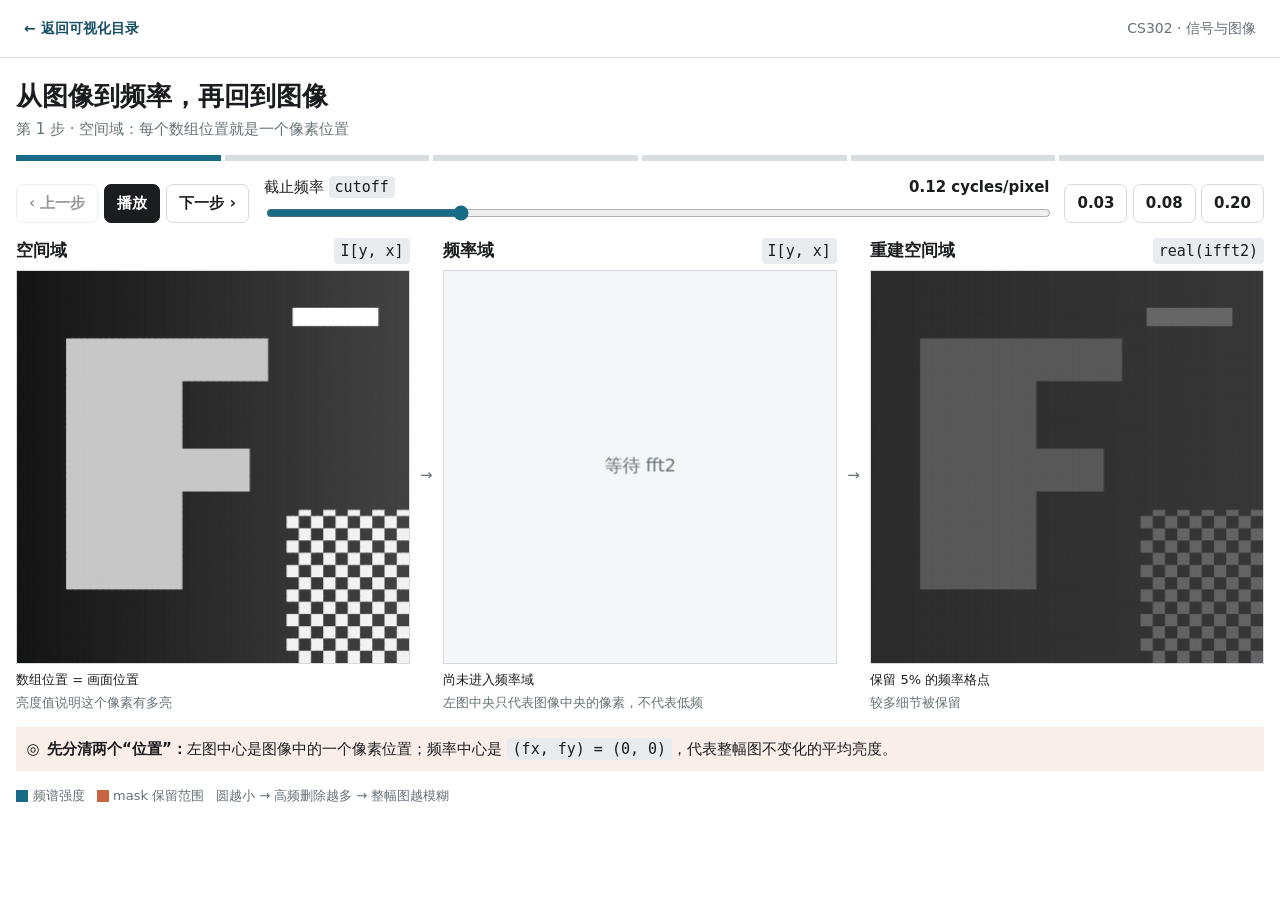
<file: visualizations/fourier-lowpass/index.html>
<!doctype html>
<html lang="zh-CN">
<head>
  <meta charset="utf-8">
  <meta name="viewport" content="width=device-width, initial-scale=1">
  <meta name="description" content="交互理解傅里叶变换、频率中心、低通 mask 与逆变换。">
  <title>傅里叶变换与低通滤波</title>
  <link rel="icon" href="../../assets/favicon.svg" type="image/svg+xml">
  <style>
    :root {
      color-scheme: light;
      background: #ffffff;
      color: #1a1c1f;
      font-family: Inter, ui-sans-serif, system-ui, -apple-system, BlinkMacSystemFont, "Segoe UI", sans-serif;
    }
    * { box-sizing: border-box; }
    body { margin: 0; min-width: 320px; background: #ffffff; color: #1a1c1f; }
    .visual-site-header {
      min-height: 58px;
      padding: 0 24px;
      border-bottom: 1px solid #d5dade;
      display: flex;
      align-items: center;
      justify-content: space-between;
      gap: 20px;
      font-size: 14px;
    }
    .visual-site-header a { color: #174f62; font-weight: 650; text-decoration: none; }
    .visual-site-header span { color: #667177; }
    main { width: min(100% - 32px, 1400px); margin: 0 auto; padding: 22px 0 34px; }
    @media (max-width: 560px) {
      .visual-site-header { padding: 0 16px; }
      .visual-site-header span { display: none; }
      main { width: min(100% - 24px, 1400px); padding-top: 16px; }
    }
    @media (prefers-color-scheme: dark) {
      :root, body { color-scheme: dark; background: #111416; color: #f4f6f7; }
      .visual-site-header { border-color: #343d42; }
      .visual-site-header a { color: #79c3db; }
      .visual-site-header span { color: #aab4ba; }
      #fourier-lowpass-explainer {
        --background: #111416;
        --foreground: #f4f6f7;
        --card: #1a1f22;
        --card-foreground: #f4f6f7;
        --primary: #62b6d1;
        --primary-foreground: #111416;
        --muted: #293136;
        --muted-foreground: #aab4ba;
        --accent: #173641;
        --accent-foreground: #b7e6f5;
        --border: #343d42;
        --viz-series-1: #62b6d1;
        --viz-series-2: #f18a70;
      }
      #fourier-lowpass-explainer .fl-step { background: #343d42; }
      #fourier-lowpass-explainer .fl-important { background: #332722; }
    }
  </style>
</head>
<body>
  <header class="visual-site-header">
    <a href="../../">← 返回可视化目录</a>
    <span>CS302 · 信号与图像</span>
  </header>
  <main><div id="fourier-lowpass-explainer">
  <style>
    #fourier-lowpass-explainer {
      --background: #ffffff;
      --foreground: #1a1c1f;
      --card: #f5f6f7;
      --card-foreground: #1a1c1f;
      --primary: #176b87;
      --primary-foreground: #ffffff;
      --muted: #e8ecee;
      --muted-foreground: #667177;
      --accent: #e5f2f6;
      --accent-foreground: #174f62;
      --border: #d5dade;
      --viz-series-1: #176b87;
      --viz-series-2: #c76542;
      --font-size-base: 15px;
      font-family: Inter, ui-sans-serif, system-ui, -apple-system, BlinkMacSystemFont, "Segoe UI", sans-serif;
      font-size: var(--font-size-base);
      line-height: 1.5;
    }
    #fourier-lowpass-explainer *,
    #fourier-lowpass-explainer *::before,
    #fourier-lowpass-explainer *::after { box-sizing: border-box; }
    #fourier-lowpass-explainer h1,
    #fourier-lowpass-explainer h3,
    #fourier-lowpass-explainer p { margin: 0; }
    #fourier-lowpass-explainer h1 { font-size: 26px; line-height: 1.25; font-weight: 650; }
    #fourier-lowpass-explainer h3 { font-size: 17px; line-height: 1.3; font-weight: 650; }
    #fourier-lowpass-explainer code {
      padding: 2px 6px;
      background: var(--muted);
      border-radius: 4px;
      color: var(--foreground);
      font-family: ui-monospace, SFMono-Regular, Menlo, Consolas, monospace;
    }
    #fourier-lowpass-explainer .text-small { font-size: 13px; }
    #fourier-lowpass-explainer .text-muted { color: var(--muted-foreground); }
    #fourier-lowpass-explainer .tabular-nums { font-variant-numeric: tabular-nums; }
    #fourier-lowpass-explainer .btn {
      min-height: 38px;
      padding: 7px 12px;
      border: 1px solid var(--border);
      border-radius: 7px;
      background: var(--background);
      color: var(--foreground);
      font: inherit;
      font-weight: 600;
    }
    #fourier-lowpass-explainer .btn:hover:not(:disabled) { border-color: var(--primary); }
    #fourier-lowpass-explainer .btn:focus-visible { outline: 3px solid var(--primary); outline-offset: 2px; }
    #fourier-lowpass-explainer .btn:disabled { opacity: 0.45; }
    #fourier-lowpass-explainer .btn-primary { background: var(--foreground); color: var(--background); border-color: var(--foreground); }
    #fourier-lowpass-explainer .form-range { width: 100%; accent-color: var(--primary); }
    #fourier-lowpass-explainer [data-lucide] { display: none; }
    #fourier-lowpass-explainer {
      display: grid;
      gap: calc(var(--font-size-base) * 1);
      color: var(--foreground);
    }
    #fourier-lowpass-explainer .fl-title-group {
      display: grid;
      gap: calc(var(--font-size-base) * 0.35);
      padding-right: 96px;
    }
    #fourier-lowpass-explainer .fl-step-track {
      display: grid;
      grid-template-columns: repeat(6, minmax(0, 1fr));
      gap: 4px;
    }
    #fourier-lowpass-explainer .fl-step {
      height: 6px;
      background: #d8dde0;
    }
    #fourier-lowpass-explainer .fl-step.is-active {
      background: var(--viz-series-1);
    }
    #fourier-lowpass-explainer .fl-controls {
      display: grid;
      grid-template-columns: auto minmax(180px, 1fr) auto;
      align-items: end;
      gap: calc(var(--font-size-base) * 1);
    }
    #fourier-lowpass-explainer .fl-buttons {
      display: flex;
      align-items: center;
      gap: calc(var(--font-size-base) * 0.4);
      flex-wrap: wrap;
    }
    #fourier-lowpass-explainer .fl-slider-wrap {
      display: grid;
      gap: calc(var(--font-size-base) * 0.25);
    }
    #fourier-lowpass-explainer .fl-slider-head {
      display: flex;
      justify-content: space-between;
      gap: calc(var(--font-size-base) * 0.75);
      align-items: baseline;
    }
    #fourier-lowpass-explainer .fl-presets {
      display: flex;
      gap: calc(var(--font-size-base) * 0.35);
      flex-wrap: wrap;
    }
    #fourier-lowpass-explainer .fl-stage {
      display: grid;
      grid-template-columns: minmax(0, 1fr) auto minmax(0, 1fr) auto minmax(0, 1fr);
      gap: calc(var(--font-size-base) * 0.7);
      align-items: center;
    }
    #fourier-lowpass-explainer .fl-panel {
      display: grid;
      gap: calc(var(--font-size-base) * 0.4);
      min-width: 0;
    }
    #fourier-lowpass-explainer .fl-panel-head {
      display: flex;
      justify-content: space-between;
      align-items: baseline;
      gap: calc(var(--font-size-base) * 0.5);
    }
    #fourier-lowpass-explainer .fl-canvas-wrap {
      position: relative;
      aspect-ratio: 1;
      min-height: 170px;
    }
    #fourier-lowpass-explainer canvas {
      display: block;
      width: 100%;
      height: 100%;
      border: 1px solid var(--border);
      background: var(--card);
    }
    #fourier-lowpass-explainer .fl-arrow {
      color: var(--muted-foreground);
      display: grid;
      place-items: center;
    }
    #fourier-lowpass-explainer .fl-arrow.is-active {
      color: var(--viz-series-1);
    }
    #fourier-lowpass-explainer .fl-readout {
      min-height: 2.8em;
      display: grid;
      gap: calc(var(--font-size-base) * 0.25);
    }
    #fourier-lowpass-explainer .fl-equation {
      color: var(--foreground);
    }
    #fourier-lowpass-explainer .fl-important {
      display: flex;
      align-items: flex-start;
      gap: calc(var(--font-size-base) * 0.5);
      padding: calc(var(--font-size-base) * 0.7);
      background: #faeee9;
      color: var(--foreground);
    }
    #fourier-lowpass-explainer .fl-legend {
      display: flex;
      flex-wrap: wrap;
      gap: calc(var(--font-size-base) * 0.8);
      color: var(--muted-foreground);
    }
    #fourier-lowpass-explainer .fl-legend-item {
      display: inline-flex;
      align-items: center;
      gap: calc(var(--font-size-base) * 0.3);
    }
    #fourier-lowpass-explainer .fl-swatch {
      width: 12px;
      height: 12px;
      display: inline-block;
      background: var(--viz-series-1);
    }
    #fourier-lowpass-explainer .fl-swatch.mask {
      background: var(--viz-series-2);
    }
    @media (max-width: 760px) {
      #fourier-lowpass-explainer .fl-controls {
        grid-template-columns: 1fr;
        align-items: stretch;
      }
      #fourier-lowpass-explainer .fl-stage {
        grid-template-columns: 1fr;
      }
      #fourier-lowpass-explainer .fl-arrow {
        transform: rotate(90deg);
      }
      #fourier-lowpass-explainer .fl-canvas-wrap {
        min-height: 220px;
      }
    }
  </style>

  <div class="fl-title-group">
    <h1>从图像到频率，再回到图像</h1>
    <p class="text-muted" id="fl-step-title">第 1 步 · 空间域：每个数组位置就是一个像素位置</p>
  </div>

  <div class="fl-step-track" aria-label="动画步骤">
    <span class="fl-step is-active"></span><span class="fl-step"></span><span class="fl-step"></span>
    <span class="fl-step"></span><span class="fl-step"></span><span class="fl-step"></span>
  </div>

  <div class="fl-controls">
    <div class="fl-buttons">
      <button class="btn" id="fl-prev" type="button">‹ 上一步</button>
      <button class="btn btn-primary" id="fl-play" type="button"><span>播放</span></button>
      <button class="btn" id="fl-next" type="button">下一步 ›</button>
    </div>

    <label class="fl-slider-wrap" for="fl-cutoff">
      <span class="fl-slider-head">
        <span>截止频率 <code>cutoff</code></span>
        <strong class="tabular-nums"><span id="fl-cutoff-value">0.12</span> cycles/pixel</strong>
      </span>
      <input class="form-range" id="fl-cutoff" type="range" min="0.03" max="0.40" value="0.12" step="0.01">
    </label>

    <div class="fl-presets" aria-label="截止频率预设">
      <button class="btn" type="button" data-cutoff="0.03">0.03</button>
      <button class="btn" type="button" data-cutoff="0.08">0.08</button>
      <button class="btn" type="button" data-cutoff="0.20">0.20</button>
    </div>
  </div>

  <div class="fl-stage">
    <section class="fl-panel" aria-labelledby="fl-source-label">
      <div class="fl-panel-head">
        <h3 id="fl-source-label">空间域</h3>
        <code>I[y, x]</code>
      </div>
      <div class="fl-canvas-wrap"><canvas id="fl-source" role="img" aria-label="由大形状、细线和棋盘纹理组成的原始图像"></canvas></div>
      <div class="fl-readout text-small">
        <span>数组位置 = 画面位置</span>
        <span class="text-muted">亮度值说明这个像素有多亮</span>
      </div>
    </section>

    <div class="fl-arrow" id="fl-arrow-forward" aria-hidden="true">→</div>

    <section class="fl-panel" aria-labelledby="fl-frequency-label">
      <div class="fl-panel-head">
        <h3 id="fl-frequency-label">频率域</h3>
        <code id="fl-frequency-code">等待 FFT</code>
      </div>
      <div class="fl-canvas-wrap"><canvas id="fl-frequency" role="img" aria-label="当前步骤的二维频率表示"></canvas></div>
      <div class="fl-readout text-small" aria-live="polite">
        <span id="fl-frequency-detail">这里不再表示像素位置</span>
        <span class="text-muted" id="fl-frequency-subdetail">每个位置将表示一种水平与垂直变化速度</span>
      </div>
    </section>

    <div class="fl-arrow" id="fl-arrow-back" aria-hidden="true">→</div>

    <section class="fl-panel" aria-labelledby="fl-result-label">
      <div class="fl-panel-head">
        <h3 id="fl-result-label">重建空间域</h3>
        <code>real(ifft2)</code>
      </div>
      <div class="fl-canvas-wrap"><canvas id="fl-result" role="img" aria-label="应用当前低通滤波器后的重建图像"></canvas></div>
      <div class="fl-readout text-small">
        <span id="fl-retained" class="tabular-nums">保留 0% 的频率格点</span>
        <span class="text-muted" id="fl-blur-label">尚未应用 mask</span>
      </div>
    </section>
  </div>

  <div class="fl-important">
    <span aria-hidden="true">◎</span>
    <span id="fl-main-message"><strong>先分清两个“位置”：</strong>左图中心是图像中的一个像素位置；频率中心是 <code>(fx, fy) = (0, 0)</code>，代表整幅图不变化的平均亮度。</span>
  </div>

  <div class="fl-legend text-small">
    <span class="fl-legend-item"><span class="fl-swatch"></span>频谱强度</span>
    <span class="fl-legend-item"><span class="fl-swatch mask"></span>mask 保留范围</span>
    <span>圆越小 → 高频删除越多 → 整幅图越模糊</span>
  </div>

  <script>
    (() => {
      const root = document.getElementById('fourier-lowpass-explainer');
      const sourceCanvas = root.querySelector('#fl-source');
      const frequencyCanvas = root.querySelector('#fl-frequency');
      const resultCanvas = root.querySelector('#fl-result');
      const cutoffInput = root.querySelector('#fl-cutoff');
      const cutoffValue = root.querySelector('#fl-cutoff-value');
      const playButton = root.querySelector('#fl-play');
      const playLabel = playButton.querySelector('span');
      const stepBars = [...root.querySelectorAll('.fl-step')];
      const N = 64;
      let step = 0;
      let timer = null;
      let cutoff = Number(cutoffInput.value);
      let source = makeSource();
      let spectrum = fft2(source, false);
      let shiftedSpectrum = shiftComplex(spectrum);
      let reconstruction = source.slice();

      const steps = [
        {
          title: '第 1 步 · 空间域：每个数组位置就是一个像素位置',
          code: 'I[y, x]',
          detail: '尚未进入频率域',
          sub: '左图中央只代表图像中央的像素，不代表低频',
          message: '<strong>先分清两个“位置”：</strong>左图中心是图像中的一个像素位置；频率中心是 <code>(fx, fy) = (0, 0)</code>，代表整幅图不变化的平均亮度。'
        },
        {
          title: '第 2 步 · fft2：把整幅图分解为不同快慢的二维变化',
          code: 'fft2(I)',
          detail: '零频率暂时在左上角',
          sub: '低频分散在边界附近，高频更靠中部',
          message: '<strong>FFT 后，数组位置的含义变了：</strong>它不再对应画面中的某个像素，而对应一种遍布整幅图的波纹。每个复数记录这种波纹的幅度和相位。'
        },
        {
          title: '第 3 步 · fftshift：只重排频谱，把零频率移到中央',
          code: 'fftshift(FFT)',
          detail: '中心十字处是 (fx, fy) = (0, 0)',
          sub: '离中心越远，空间变化越快',
          message: '<strong>“频率中心”不是图像中心：</strong>它只是频率坐标的原点。中心代表恒定亮度；向外走代表更快的明暗变化，也就是更细的纹理和更锐利的边缘。'
        },
        {
          title: '第 4 步 · 创建 mask：用到频率中心的距离决定保留范围',
          code: 'sqrt(fx² + fy²) ≤ cutoff',
          detail: '圆内 True（保留），圆外 False（删除）',
          sub: '拖动 cutoff，观察圆的半径变化',
          message: '<strong>mask 的圆心是频率原点：</strong>它不是在图像中央盖一层模糊。圆形 mask 选择的是“哪些变化速度”可用于重建，因此会同时影响整幅图的所有位置。'
        },
        {
          title: '第 5 步 · 频谱乘以 mask：圆外频率变成 0',
          code: 'FFTcentered × mask',
          detail: '保留下来的复数仍含幅度与相位',
          sub: '被删掉的高频无法参与重建',
          message: '<strong>乘法发生在同一频率坐标上：</strong><code>True</code> 相当于乘 1，频率保留；<code>False</code> 相当于乘 0，频率删除。小圆会删除更多细线、纹理和尖锐边缘。'
        },
        {
          title: '第 6 步 · ifftshift + ifft2：把保留的波纹重新叠加成图像',
          code: 'real(ifft2(ifftshift(...)))',
          detail: '右图重新变成像素数组',
          sub: '低频仍覆盖整幅图，所以模糊也是全局的',
          message: '<strong>逆变换就是重新叠加：</strong>完整频谱能精确还原原图；删除高频后，只能用缓慢变化的波纹近似原图，所以细节消失、边缘变软。'
        }
      ];

      function makeSource() {
        const a = new Float64Array(N * N);
        for (let y = 0; y < N; y++) {
          for (let x = 0; x < N; x++) {
            let v = 0.08 + 0.18 * (x / (N - 1));
            const normalizedX = x / N;
            const normalizedY = y / N;
            if (normalizedX >= 0.12 && normalizedX <= 0.42 && normalizedY >= 0.16 && normalizedY <= 0.80) v = 0.78;
            if (normalizedX >= 0.40 && normalizedX <= 0.64 && normalizedY >= 0.16 && normalizedY <= 0.28) v = 0.78;
            if (normalizedX >= 0.40 && normalizedX <= 0.58 && normalizedY >= 0.44 && normalizedY <= 0.56) v = 0.78;
            if (normalizedX >= 0.68 && normalizedY >= 0.60 && ((Math.floor(x / 2) + Math.floor(y / 2)) % 2 === 0)) v = 0.95;
            if (normalizedX >= 0.69 && normalizedX <= 0.92 && normalizedY >= 0.09 && normalizedY <= 0.13) v = 1;
            a[y * N + x] = v;
          }
        }
        return a;
      }

      function dft1d(re, im, inverse) {
        const outRe = new Float64Array(N);
        const outIm = new Float64Array(N);
        const sign = inverse ? 1 : -1;
        for (let k = 0; k < N; k++) {
          let sr = 0, si = 0;
          for (let n = 0; n < N; n++) {
            const angle = sign * 2 * Math.PI * k * n / N;
            const c = Math.cos(angle), s = Math.sin(angle);
            sr += re[n] * c - im[n] * s;
            si += re[n] * s + im[n] * c;
          }
          const scale = inverse ? 1 / N : 1;
          outRe[k] = sr * scale;
          outIm[k] = si * scale;
        }
        return [outRe, outIm];
      }

      function fft2(input, inverse) {
        const rowRe = new Float64Array(N * N);
        const rowIm = new Float64Array(N * N);
        for (let y = 0; y < N; y++) {
          const re = new Float64Array(N), im = new Float64Array(N);
          for (let x = 0; x < N; x++) {
            const value = input[y * N + x];
            re[x] = typeof value === 'number' ? value : value.re;
            im[x] = typeof value === 'number' ? 0 : value.im;
          }
          const [or, oi] = dft1d(re, im, inverse);
          for (let x = 0; x < N; x++) {
            rowRe[y * N + x] = or[x];
            rowIm[y * N + x] = oi[x];
          }
        }
        const output = new Array(N * N);
        for (let x = 0; x < N; x++) {
          const re = new Float64Array(N), im = new Float64Array(N);
          for (let y = 0; y < N; y++) {
            re[y] = rowRe[y * N + x];
            im[y] = rowIm[y * N + x];
          }
          const [or, oi] = dft1d(re, im, inverse);
          for (let y = 0; y < N; y++) output[y * N + x] = { re: or[y], im: oi[y] };
        }
        return output;
      }

      function shiftComplex(input) {
        const out = new Array(N * N);
        const half = N / 2;
        for (let y = 0; y < N; y++) {
          for (let x = 0; x < N; x++) {
            out[y * N + x] = input[((y + half) % N) * N + ((x + half) % N)];
          }
        }
        return out;
      }

      function buildMask() {
        const mask = new Float64Array(N * N);
        let kept = 0;
        for (let y = 0; y < N; y++) {
          const fy = (y - N / 2) / N;
          for (let x = 0; x < N; x++) {
            const fx = (x - N / 2) / N;
            const keep = Math.hypot(fx, fy) <= cutoff;
            mask[y * N + x] = keep ? 1 : 0;
            if (keep) kept++;
          }
        }
        return { mask, kept };
      }

      function updateReconstruction() {
        const { mask, kept } = buildMask();
        const filteredShifted = shiftedSpectrum.map((z, i) => ({ re: z.re * mask[i], im: z.im * mask[i] }));
        const unshifted = shiftComplex(filteredShifted);
        const inverse = fft2(unshifted, true);
        reconstruction = new Float64Array(N * N);
        for (let i = 0; i < reconstruction.length; i++) reconstruction[i] = inverse[i].re;
        const retainedPercent = kept / (N * N) * 100;
        const retainedText = retainedPercent < 1 ? retainedPercent.toFixed(1) : Math.round(retainedPercent).toString();
        root.querySelector('#fl-retained').textContent = `保留 ${retainedText}% 的频率格点`;
        const blur = cutoff <= 0.05 ? '最强模糊：只剩非常缓慢的变化' : cutoff <= 0.11 ? '明显模糊：细纹和锐利边缘先消失' : cutoff <= 0.22 ? '较多细节被保留' : '接近原图：包含更多高频细节';
        root.querySelector('#fl-blur-label').textContent = blur;
      }

      function theme() {
        const s = getComputedStyle(root);
        return {
          foreground: s.getPropertyValue('--foreground').trim(),
          muted: s.getPropertyValue('--muted-foreground').trim(),
          card: s.getPropertyValue('--card').trim(),
          series1: s.getPropertyValue('--viz-series-1').trim(),
          series2: s.getPropertyValue('--viz-series-2').trim(),
          border: s.getPropertyValue('--border').trim()
        };
      }

      function prepareCanvas(canvas) {
        const dpr = Math.min(window.devicePixelRatio || 1, 2);
        const rect = canvas.getBoundingClientRect();
        const size = Math.max(180, Math.floor(Math.min(rect.width, rect.height) * dpr));
        if (canvas.width !== size || canvas.height !== size) {
          canvas.width = size;
          canvas.height = size;
        }
        const ctx = canvas.getContext('2d');
        ctx.imageSmoothingEnabled = false;
        return { ctx, size };
      }

      function drawPixels(canvas, values, dimBeforeFilter) {
        const { ctx, size } = prepareCanvas(canvas);
        const colors = theme();
        ctx.fillStyle = colors.card;
        ctx.fillRect(0, 0, size, size);
        const cell = size / N;
        for (let y = 0; y < N; y++) {
          for (let x = 0; x < N; x++) {
            let v = Math.max(0, Math.min(1, values[y * N + x]));
            if (dimBeforeFilter) v = 0.15 + v * 0.25;
            const g = Math.round(v * 255);
            ctx.fillStyle = `rgb(${g},${g},${g})`;
            ctx.fillRect(x * cell, y * cell, Math.ceil(cell), Math.ceil(cell));
          }
        }
      }

      function drawFrequency() {
        const { ctx, size } = prepareCanvas(frequencyCanvas);
        const colors = theme();
        ctx.fillStyle = colors.card;
        ctx.fillRect(0, 0, size, size);
        if (step === 0) {
          ctx.fillStyle = colors.muted;
          ctx.textAlign = 'center';
          ctx.textBaseline = 'middle';
          ctx.font = `${Math.max(12, size * 0.045)}px system-ui`;
          ctx.fillText('等待 fft2', size / 2, size / 2);
          return;
        }
        const data = step === 1 ? spectrum : shiftedSpectrum;
        const mags = data.map(z => Math.log1p(Math.hypot(z.re, z.im)));
        const max = Math.max(...mags);
        const { mask } = buildMask();
        const cell = size / N;
        for (let y = 0; y < N; y++) {
          for (let x = 0; x < N; x++) {
            const i = y * N + x;
            if (step === 3) {
              ctx.fillStyle = mask[i] ? colors.series2 : colors.card;
            } else {
              let v = mags[i] / max;
              if (step >= 4 && !mask[i]) v *= 0.05;
              const g = Math.round(18 + v * 225);
              ctx.fillStyle = `rgb(${g},${g},${g})`;
            }
            ctx.fillRect(x * cell, y * cell, Math.ceil(cell), Math.ceil(cell));
          }
        }
        ctx.save();
        ctx.strokeStyle = step >= 3 ? colors.series2 : colors.series1;
        ctx.lineWidth = Math.max(2, size / 160);
        const centerX = step === 1 ? 0 : size / 2;
        const centerY = step === 1 ? 0 : size / 2;
        ctx.beginPath();
        ctx.moveTo(centerX, Math.max(0, centerY - size * 0.045));
        ctx.lineTo(centerX, Math.min(size, centerY + size * 0.045));
        ctx.moveTo(Math.max(0, centerX - size * 0.045), centerY);
        ctx.lineTo(Math.min(size, centerX + size * 0.045), centerY);
        ctx.stroke();
        if (step >= 3) {
          ctx.beginPath();
          ctx.arc(size / 2, size / 2, cutoff * size, 0, Math.PI * 2);
          ctx.stroke();
        }
        ctx.restore();
      }

      function draw() {
        updateReconstruction();
        drawPixels(sourceCanvas, source, false);
        drawFrequency();
        drawPixels(resultCanvas, step >= 4 ? reconstruction : source, step < 4);
        const current = steps[step];
        root.querySelector('#fl-step-title').textContent = current.title;
        root.querySelector('#fl-frequency-code').textContent = current.code;
        root.querySelector('#fl-frequency-detail').textContent = current.detail;
        root.querySelector('#fl-frequency-subdetail').textContent = current.sub;
        root.querySelector('#fl-main-message').innerHTML = current.message;
        root.querySelector('#fl-arrow-forward').classList.toggle('is-active', step >= 1);
        root.querySelector('#fl-arrow-back').classList.toggle('is-active', step >= 5);
        stepBars.forEach((bar, index) => bar.classList.toggle('is-active', index <= step));
        root.querySelector('#fl-prev').disabled = step === 0;
        root.querySelector('#fl-next').disabled = step === steps.length - 1;
      }

      function setStep(next) {
        step = Math.max(0, Math.min(steps.length - 1, next));
        draw();
        saveState();
      }

      function stop() {
        if (timer) clearInterval(timer);
        timer = null;
        playLabel.textContent = '播放';
      }

      function play() {
        if (timer) { stop(); return; }
        if (step === steps.length - 1) step = 0;
        draw();
        playLabel.textContent = '暂停';
        timer = setInterval(() => {
          if (step >= steps.length - 1) { stop(); return; }
          step++;
          draw();
        }, 1800);
      }

      function saveState() {
        if (!window.openai?.setWidgetState) return;
        window.openai.setWidgetState({
          modelContent: { cutoff, step },
          privateContent: null
        }).catch(() => {});
      }

      function restoreState(state) {
        const saved = state?.modelContent || state;
        if (!saved || typeof saved !== 'object') return;
        if (Number.isFinite(Number(saved.cutoff))) {
          cutoff = Math.max(0.03, Math.min(0.40, Number(saved.cutoff)));
          cutoffInput.value = cutoff.toFixed(2);
          cutoffValue.textContent = cutoff.toFixed(2);
        }
        if (Number.isInteger(saved.step)) step = Math.max(0, Math.min(steps.length - 1, saved.step));
      }

      restoreState(window.openai?.widgetState);
      cutoffInput.addEventListener('input', () => {
        cutoff = Number(cutoffInput.value);
        cutoffValue.textContent = cutoff.toFixed(2);
        if (step < 3) step = 3;
        draw();
      });
      cutoffInput.addEventListener('change', saveState);
      root.querySelectorAll('[data-cutoff]').forEach(button => {
        button.addEventListener('click', () => {
          cutoff = Number(button.dataset.cutoff);
          cutoffInput.value = cutoff.toFixed(2);
          cutoffValue.textContent = cutoff.toFixed(2);
          step = 5;
          draw();
          saveState();
        });
      });
      root.querySelector('#fl-prev').addEventListener('click', () => { stop(); setStep(step - 1); });
      root.querySelector('#fl-next').addEventListener('click', () => { stop(); setStep(step + 1); });
      playButton.addEventListener('click', play);
      window.addEventListener('openai:set_globals', event => {
        restoreState(event.detail?.globals?.widgetState);
        draw();
      });

      if ('ResizeObserver' in window) {
        const observer = new ResizeObserver(() => draw());
        observer.observe(root);
      } else {
        window.addEventListener('resize', draw);
      }
      const themeObserver = new MutationObserver(() => draw());
      themeObserver.observe(document.documentElement, { attributes: true, attributeFilter: ['class', 'data-theme', 'style'] });
      draw();
    })();
  </script>
</div>
</main>
</body>
</html>
</file>
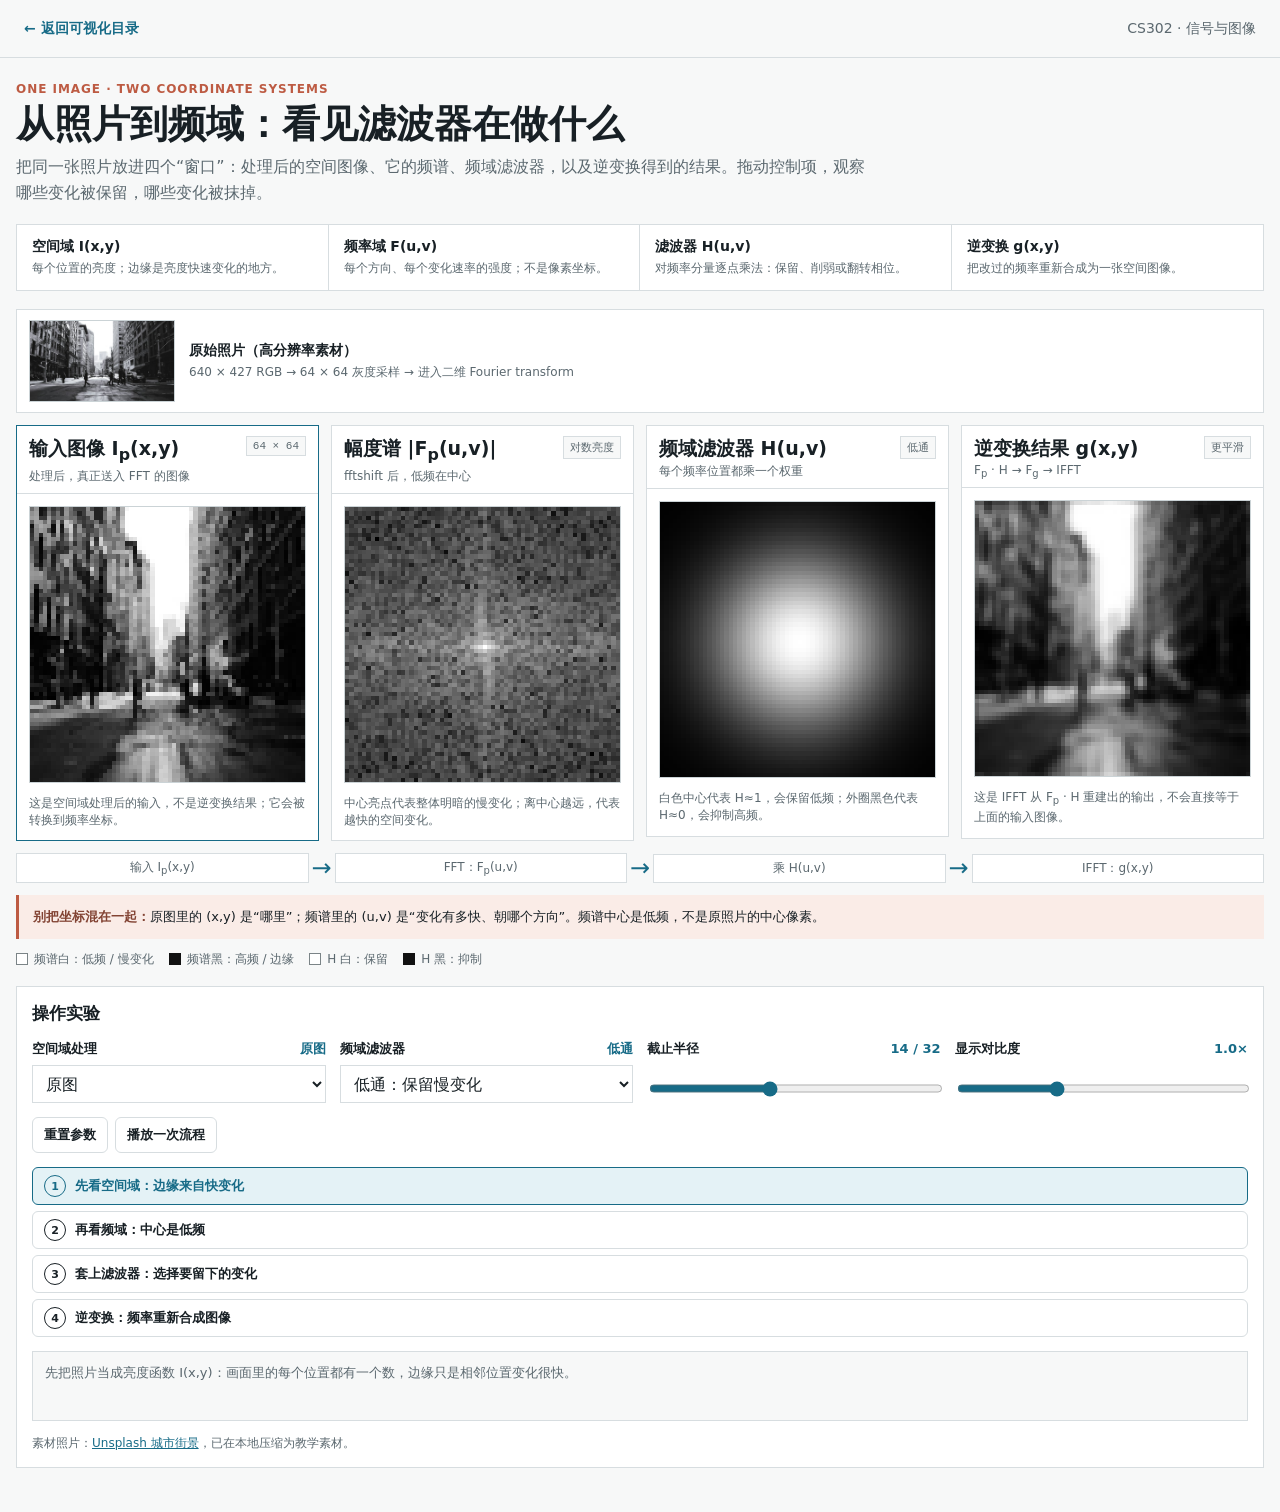
<file: visualizations/frequency-domain-map/index.html>
<!doctype html>
<html lang="zh-CN">
<head>
  <meta charset="utf-8">
  <meta name="viewport" content="width=device-width, initial-scale=1">
  <meta name="description" content="交互理解图像、二维傅里叶变换、频率域滤波器与逆变换之间的对应关系。">
  <title>从照片到频域：看见滤波器在做什么</title>
  <link rel="icon" href="../../assets/favicon.svg" type="image/svg+xml">
  <style>
    :root { color-scheme: light; --bg:#f7f8f8; --surface:#fff; --ink:#182025; --muted:#5b686f; --line:#d7dde0; --blue:#176b87; --blue-soft:#e4f2f6; --coral:#bd5b43; --coral-soft:#faece7; --green:#31745c; font-family: Inter,ui-sans-serif,system-ui,-apple-system,BlinkMacSystemFont,"Segoe UI",sans-serif; }
    * { box-sizing:border-box; }
    body { margin:0; min-width:320px; background:var(--bg); color:var(--ink); }
    .site-header { min-height:58px; padding:0 24px; border-bottom:1px solid var(--line); display:flex; align-items:center; justify-content:space-between; gap:18px; font-size:14px; }
    .site-header a { color:var(--blue); font-weight:650; text-decoration:none; }
    .site-header span { color:var(--muted); }
    main { width:min(calc(100% - 32px), 1360px); margin:0 auto; padding:24px 0 44px; }
    #frequency-domain-map { display:grid; gap:18px; }
    h1,h2,h3,p { margin:0; }
    h1 { font-size:clamp(25px,3vw,38px); line-height:1.15; letter-spacing:0; }
    h2 { font-size:19px; line-height:1.3; }
    h3 { font-size:15px; line-height:1.3; }
    .eyebrow { color:var(--coral); font-size:12px; font-weight:750; letter-spacing:.08em; }
    .lede { max-width:850px; color:var(--muted); line-height:1.65; }
    .title-row { display:grid; gap:7px; }
    .concept-strip { display:grid; grid-template-columns:repeat(4,minmax(0,1fr)); border:1px solid var(--line); background:var(--surface); }
    .concept { padding:13px 15px; border-right:1px solid var(--line); display:grid; gap:4px; }
    .concept:last-child { border-right:0; }
    .concept strong { font-size:14px; }
    .concept span { color:var(--muted); font-size:12px; line-height:1.4; }
    .workbench { display:grid; grid-template-columns:1fr; gap:18px; align-items:start; }
    .stage { min-width:0; display:grid; gap:12px; }
    .source-strip { display:flex; align-items:center; gap:14px; padding:10px 12px; border:1px solid var(--line); background:var(--surface); }
    .source-strip img { width:146px; height:82px; object-fit:cover; display:block; border:1px solid #cbd3d6; background:#11181b; }
    .source-strip-copy { display:grid; gap:4px; }
    .source-strip-copy strong { font-size:14px; }
    .source-strip-copy span { color:var(--muted); font-size:12px; line-height:1.4; }
    .stage-grid { display:grid; grid-template-columns:repeat(4,minmax(0,1fr)); gap:12px; align-items:start; }
    .panel { min-width:0; border:1px solid var(--line); background:var(--surface); overflow:hidden; }
    .panel-head { min-height:50px; padding:10px 12px 8px; display:flex; align-items:start; justify-content:space-between; gap:10px; border-bottom:1px solid var(--line); }
    .panel-title { display:grid; gap:2px; }
    .panel-title span { color:var(--muted); font-size:12px; }
    .panel-tag { flex:0 0 auto; padding:3px 6px; color:var(--muted); background:var(--bg); border:1px solid var(--line); font:11px ui-monospace,SFMono-Regular,Menlo,monospace; }
    .canvas-wrap { aspect-ratio:1; min-height:180px; padding:12px; position:relative; overflow:hidden; }
    canvas { width:100%; height:auto; aspect-ratio:1; max-width:100%; display:block; background:#11181b; border:1px solid #cbd3d6; image-rendering:pixelated; }
    .canvas-caption { min-height:39px; padding:0 12px 11px; color:var(--muted); font-size:12px; line-height:1.45; }
    .arrow-row { display:grid; grid-template-columns:1fr 26px 1fr 26px 1fr 26px 1fr; align-items:center; color:var(--muted); font-size:12px; text-align:center; }
    .arrow-row .arrow { display:grid; place-items:center; color:var(--blue); font-size:24px; }
    .arrow-row .label { padding:5px; border:1px solid var(--line); background:var(--surface); }
    .note { padding:12px 14px; border-left:3px solid var(--coral); background:var(--coral-soft); line-height:1.55; font-size:13px; }
    .note strong { color:#824333; }
    .controls { border:1px solid var(--line); background:var(--surface); padding:15px; display:grid; gap:16px; }
    .controls h2 { font-size:17px; }
    .controls-inner { display:grid; grid-template-columns:repeat(4,minmax(0,1fr)); gap:14px; }
    .control-group { display:grid; gap:7px; }
    .control-label { display:flex; align-items:baseline; justify-content:space-between; gap:10px; font-size:13px; font-weight:650; }
    .value { color:var(--blue); font-variant-numeric:tabular-nums; }
    select,input[type=range] { width:100%; }
    select { min-height:38px; padding:7px 9px; border:1px solid var(--line); background:var(--surface); color:var(--ink); font:inherit; }
    input[type=range] { accent-color:var(--blue); }
    .btn-row { display:flex; flex-wrap:wrap; gap:7px; }
    button { min-height:36px; padding:7px 11px; border:1px solid var(--line); border-radius:6px; background:var(--surface); color:var(--ink); font:inherit; font-size:13px; font-weight:650; cursor:pointer; }
    button:hover { border-color:var(--blue); }
    button:focus-visible,select:focus-visible,input:focus-visible { outline:3px solid var(--blue); outline-offset:2px; }
    button.is-active { border-color:var(--blue); background:var(--blue); color:#fff; }
    .step-list { display:grid; gap:6px; }
    .step-list, .explain, .source { grid-column:1/-1; }
    .step-button { display:grid; grid-template-columns:24px 1fr; align-items:center; text-align:left; gap:7px; }
    .step-number { width:22px; height:22px; display:grid; place-items:center; border:1px solid currentColor; border-radius:50%; font-size:11px; }
    .step-button.is-active { background:var(--blue-soft); color:var(--blue); border-color:var(--blue); }
    .explain { min-height:70px; padding:11px 12px; background:var(--bg); border:1px solid var(--line); color:var(--muted); font-size:13px; line-height:1.55; }
    .legend { display:flex; flex-wrap:wrap; gap:10px 15px; color:var(--muted); font-size:12px; }
    .legend-item { display:inline-flex; align-items:center; gap:6px; }
    .swatch { width:12px; height:12px; display:inline-block; border:1px solid var(--line); }
    .swatch.low { background:#fff; border-color:#7b8487; } .swatch.high { background:#111; border-color:#111; } .swatch.pass { background:#fff; border-color:#7b8487; } .swatch.stop { background:#111; border-color:#111; } .swatch.center { background:#f5f5f5; }
    .source { color:var(--muted); font-size:12px; }
    .source a { color:var(--blue); }
    .sr-only { position:absolute; width:1px; height:1px; padding:0; margin:-1px; overflow:hidden; clip:rect(0,0,0,0); white-space:nowrap; border:0; }
    @media (max-width:1120px) { .stage-grid { grid-template-columns:repeat(2,minmax(0,1fr)); } .controls-inner { grid-template-columns:repeat(2,minmax(0,1fr)); } .controls h2,.step-list,.explain,.source { grid-column:1/-1; } }
    @media (max-width:640px) { .site-header { padding:0 15px; } .site-header span { display:none; } main { width:min(calc(100% - 24px),1360px); padding-top:16px; } .concept-strip { grid-template-columns:repeat(2,minmax(0,1fr)); } .concept:nth-child(2) { border-right:0; } .concept:nth-child(-n+2) { border-bottom:1px solid var(--line); } .stage-grid { grid-template-columns:1fr; } .source-strip { align-items:start; } .source-strip img { width:112px; height:72px; } .arrow-row { grid-template-columns:1fr; gap:4px; } .arrow-row .arrow { transform:rotate(90deg); min-height:22px; } .controls-inner { grid-template-columns:1fr; } .controls h2,.step-list,.explain,.source { grid-column:auto; } .canvas-wrap { min-height:240px; } }
    @media (prefers-color-scheme: dark) { :root { color-scheme:dark; --bg:#111618; --surface:#182023; --ink:#edf3f5; --muted:#aebcc1; --line:#354348; --blue:#71c4dc; --blue-soft:#173640; --coral:#f08b70; --coral-soft:#352521; --green:#72c399; } .panel-tag,.explain { background:#202b2f; } .note strong { color:#ffb39c; } select,button { background:var(--surface); color:var(--ink); } }
  </style>
</head>
<body>
  <header class="site-header"><a href="../../">← 返回可视化目录</a><span>CS302 · 信号与图像</span></header>
  <main><div id="frequency-domain-map">
    <div class="title-row">
      <div class="eyebrow">ONE IMAGE · TWO COORDINATE SYSTEMS</div>
      <h1>从照片到频域：看见滤波器在做什么</h1>
      <p class="lede">把同一张照片放进四个“窗口”：处理后的空间图像、它的频谱、频域滤波器，以及逆变换得到的结果。拖动控制项，观察哪些变化被保留，哪些变化被抹掉。</p>
    </div>

    <section class="concept-strip" aria-label="四个关键概念">
      <div class="concept"><strong>空间域 I(x,y)</strong><span>每个位置的亮度；边缘是亮度快速变化的地方。</span></div>
      <div class="concept"><strong>频率域 F(u,v)</strong><span>每个方向、每个变化速率的强度；不是像素坐标。</span></div>
      <div class="concept"><strong>滤波器 H(u,v)</strong><span>对频率分量逐点乘法：保留、削弱或翻转相位。</span></div>
      <div class="concept"><strong>逆变换 g(x,y)</strong><span>把改过的频率重新合成为一张空间图像。</span></div>
    </section>

    <div class="workbench">
      <section class="stage" aria-label="图像与频域对应关系">
        <div class="source-strip"><img id="source-photo" src="assets/urban-street.jpg" alt="高分辨率城市街景原照片"><div class="source-strip-copy"><strong>原始照片（高分辨率素材）</strong><span>640 × 427 RGB → 64 × 64 灰度采样 → 进入二维 Fourier transform</span></div></div>
        <div class="stage-grid">
          <article class="panel" data-panel="input">
            <div class="panel-head"><div class="panel-title"><h2>输入图像 I<sub>p</sub>(x,y)</h2><span>处理后，真正送入 FFT 的图像</span></div><span class="panel-tag">64 × 64</span></div>
            <div class="canvas-wrap"><canvas id="input-canvas" width="256" height="256" aria-label="用于傅里叶变换的 64×64 处理采样"></canvas></div>
            <p class="canvas-caption" id="input-caption">这是空间域处理后的输入，不是逆变换结果；它会被转换到频率坐标。</p>
          </article>
          <article class="panel" data-panel="spectrum">
            <div class="panel-head"><div class="panel-title"><h2>幅度谱 |F<sub>p</sub>(u,v)|</h2><span>fftshift 后，低频在中心</span></div><span class="panel-tag">对数亮度</span></div>
            <div class="canvas-wrap"><canvas id="spectrum-canvas" width="256" height="256" aria-label="输入图像的中心化幅度谱"></canvas></div>
            <p class="canvas-caption">中心亮点代表整体明暗的慢变化；离中心越远，代表越快的空间变化。</p>
          </article>
          <article class="panel" data-panel="filter">
            <div class="panel-head"><div class="panel-title"><h2>频域滤波器 H(u,v)</h2><span>每个频率位置都乘一个权重</span></div><span class="panel-tag" id="filter-tag">低通</span></div>
            <div class="canvas-wrap"><canvas id="filter-canvas" width="256" height="256" aria-label="频域滤波器 mask"></canvas></div>
            <p class="canvas-caption" id="filter-caption">蓝色区域接近 1，会被保留；外圈接近 0，会被削弱。</p>
          </article>
          <article class="panel" data-panel="output">
            <div class="panel-head"><div class="panel-title"><h2>逆变换结果 g(x,y)</h2><span>F<sub>p</sub> · H → F<sub>g</sub> → IFFT</span></div><span class="panel-tag" id="output-tag">输出</span></div>
            <div class="canvas-wrap"><canvas id="output-canvas" width="256" height="256" aria-label="频域滤波后的逆变换图像"></canvas></div>
            <p class="canvas-caption" id="output-caption">这是 IFFT 从 F<sub>p</sub> · H 重建出的输出，不会直接等于上面的输入图像。</p>
          </article>
        </div>
        <div class="arrow-row" aria-hidden="true"><span class="label">输入 I<sub>p</sub>(x,y)</span><span class="arrow">→</span><span class="label">FFT：F<sub>p</sub>(u,v)</span><span class="arrow">→</span><span class="label">乘 H(u,v)</span><span class="arrow">→</span><span class="label">IFFT：g(x,y)</span></div>
        <div class="note"><strong>别把坐标混在一起：</strong>原图里的 (x,y) 是“哪里”；频谱里的 (u,v) 是“变化有多快、朝哪个方向”。频谱中心是低频，不是原照片的中心像素。</div>
        <div class="legend"><span class="legend-item"><i class="swatch low"></i>频谱白：低频 / 慢变化</span><span class="legend-item"><i class="swatch high"></i>频谱黑：高频 / 边缘</span><span class="legend-item"><i class="swatch pass"></i>H 白：保留</span><span class="legend-item"><i class="swatch stop"></i>H 黑：抑制</span></div>
      </section>

      <aside class="controls" aria-label="交互控制">
        <h2>操作实验</h2>
        <div class="controls-inner">
          <div class="control-group"><label class="control-label" for="spatial-select">空间域处理<span class="value" id="spatial-value">原图</span></label><select id="spatial-select"><option value="raw">原图</option><option value="blur">轻微模糊</option><option value="sharpen">锐化</option><option value="edge">边缘响应</option></select></div>
          <div class="control-group"><label class="control-label" for="filter-select">频域滤波器<span class="value" id="filter-value">低通</span></label><select id="filter-select"><option value="lowpass">低通：保留慢变化</option><option value="highpass">高通：保留边缘</option><option value="bandpass">带通：保留一圈频率</option></select></div>
          <div class="control-group"><label class="control-label" for="cutoff-range">截止半径 <span class="value"><span id="cutoff-value">14</span> / 32</span></label><input id="cutoff-range" type="range" min="3" max="30" value="14"></div>
          <div class="control-group"><label class="control-label" for="contrast-range">显示对比度 <span class="value"><span id="contrast-value">1.0</span>×</span></label><input id="contrast-range" type="range" min="0.6" max="1.8" value="1" step="0.1"></div>
          <div class="btn-row"><button type="button" id="reset-btn">重置参数</button><button type="button" id="animate-btn">播放一次流程</button></div>
          <div class="step-list" aria-label="教学步骤"><button type="button" class="step-button is-active" data-step="1"><span class="step-number">1</span><span>先看空间域：边缘来自快变化</span></button><button type="button" class="step-button" data-step="2"><span class="step-number">2</span><span>再看频域：中心是低频</span></button><button type="button" class="step-button" data-step="3"><span class="step-number">3</span><span>套上滤波器：选择要留下的变化</span></button><button type="button" class="step-button" data-step="4"><span class="step-number">4</span><span>逆变换：频率重新合成图像</span></button></div>
          <p class="explain" id="explain" aria-live="polite">先把照片当成亮度函数 I(x,y)：画面里的每个位置都有一个数，边缘只是相邻位置变化很快。</p>
          <p class="source">素材照片：<a href="https://unsplash.com/photos/walking-street-photo-1495361351755-ca114f6e80fa" target="_blank" rel="noreferrer">Unsplash 城市街景</a>，已在本地压缩为教学素材。</p>
        </div>
      </aside>
    </div>
  </div></main>
  <script>
  (() => {
    const N = 64;
    const inputCanvas = document.querySelector('#input-canvas');
    const spectrumCanvas = document.querySelector('#spectrum-canvas');
    const filterCanvas = document.querySelector('#filter-canvas');
    const outputCanvas = document.querySelector('#output-canvas');
    const spatialSelect = document.querySelector('#spatial-select');
    const filterSelect = document.querySelector('#filter-select');
    const cutoffRange = document.querySelector('#cutoff-range');
    const contrastRange = document.querySelector('#contrast-range');
    const explain = document.querySelector('#explain');
    const state = { raw: new Float32Array(N * N), processed: new Float32Array(N * N), spectrum: null, result: null, filter: null, step: 1, animating: false };
    const cos = Array.from({ length: N }, (_, k) => Array.from({ length: N }, (_, n) => Math.cos((2 * Math.PI * k * n) / N)));
    const sin = Array.from({ length: N }, (_, k) => Array.from({ length: N }, (_, n) => Math.sin((2 * Math.PI * k * n) / N)));
    const clamp = value => Math.max(0, Math.min(1, value));
    const index = (x, y) => y * N + x;
    const canvasContext = canvas => canvas.getContext('2d', { alpha: false });
    function dft1d(input, inverse = false) {
      const re = new Float64Array(N), im = new Float64Array(N);
      for (let k = 0; k < N; k += 1) for (let n = 0; n < N; n += 1) { const sign = inverse ? 1 : -1; re[k] += input[n] * cos[k][n]; im[k] += sign * input[n] * sin[k][n]; }
      if (inverse) for (let k = 0; k < N; k += 1) { re[k] /= N; im[k] /= N; }
      return { re, im };
    }
    function transform2d(values, inverse = false) { return transformComplex2d(values, new Float64Array(N * N), inverse); }
    function transformComplex2d(valuesRe, valuesIm, inverse = false) {
      const horizontalRe = new Float64Array(N * N), horizontalIm = new Float64Array(N * N);
      for (let y = 0; y < N; y += 1) { const row = valuesRe.slice(y * N, (y + 1) * N); const imag = valuesIm.slice(y * N, (y + 1) * N); const transformed = dft1dComplex(row, imag, inverse); for (let x = 0; x < N; x += 1) { horizontalRe[index(x, y)] = transformed.re[x]; horizontalIm[index(x, y)] = transformed.im[x]; } }
      const outputRe = new Float64Array(N * N), outputIm = new Float64Array(N * N);
      for (let x = 0; x < N; x += 1) { const row = new Float64Array(N), imag = new Float64Array(N); for (let y = 0; y < N; y += 1) { row[y] = horizontalRe[index(x, y)]; imag[y] = horizontalIm[index(x, y)]; } const transformed = dft1dComplex(row, imag, inverse); for (let y = 0; y < N; y += 1) { outputRe[index(x, y)] = transformed.re[y]; outputIm[index(x, y)] = transformed.im[y]; } }
      return { re: outputRe, im: outputIm };
    }
    function dft1dComplex(real, imag, inverse) { const re = new Float64Array(N), im = new Float64Array(N); for (let k = 0; k < N; k += 1) for (let n = 0; n < N; n += 1) { const sign = inverse ? 1 : -1; re[k] += real[n] * cos[k][n] - sign * imag[n] * sin[k][n]; im[k] += sign * real[n] * sin[k][n] + imag[n] * cos[k][n]; } if (inverse) for (let k = 0; k < N; k += 1) { re[k] /= N; im[k] /= N; } return { re, im }; }
    function shiftedCoord(coord) { return (coord + N / 2) % N; }
    function frequencyRadius(x, y) { const dx = x - N / 2, dy = y - N / 2; return Math.sqrt(dx * dx + dy * dy); }
    function makeProcessed(mode) { const source = state.raw, out = new Float32Array(source); if (mode === 'raw') return out; const at = (x, y) => source[Math.max(0, Math.min(N - 1, y)) * N + Math.max(0, Math.min(N - 1, x))]; for (let y = 0; y < N; y += 1) for (let x = 0; x < N; x += 1) { if (mode === 'blur') { let sum = 0; for (let oy = -1; oy <= 1; oy += 1) for (let ox = -1; ox <= 1; ox += 1) sum += at(x + ox, y + oy); out[index(x, y)] = sum / 9; } else if (mode === 'sharpen') { const blur = (at(x, y) + at(x - 1, y) + at(x + 1, y) + at(x, y - 1) + at(x, y + 1)) / 5; out[index(x, y)] = clamp(at(x, y) * 1.7 - blur * .7); } else if (mode === 'edge') { const gx = at(x + 1, y - 1) + 2 * at(x + 1, y) + at(x + 1, y + 1) - at(x - 1, y - 1) - 2 * at(x - 1, y) - at(x - 1, y + 1); const gy = at(x - 1, y + 1) + 2 * at(x, y + 1) + at(x + 1, y + 1) - at(x - 1, y - 1) - 2 * at(x, y - 1) - at(x + 1, y - 1); out[index(x, y)] = clamp(Math.sqrt(gx * gx + gy * gy) * 1.4); } } return out; }
    function makeFilter(kind, cutoff) { const filter = new Float32Array(N * N); for (let y = 0; y < N; y += 1) for (let x = 0; x < N; x += 1) { const r = frequencyRadius(x, y); const smooth = Math.exp(-(r * r) / (2 * cutoff * cutoff)); filter[index(x, y)] = kind === 'lowpass' ? smooth : kind === 'highpass' ? 1 - smooth : Math.exp(-((r - cutoff * 1.35) ** 2) / (2 * (cutoff * .36) ** 2)); } return filter; }
    function fftshift(values) { const out = new Float64Array(N * N); for (let y = 0; y < N; y += 1) for (let x = 0; x < N; x += 1) out[index(x, y)] = values[index(shiftedCoord(x), shiftedCoord(y))]; return out; }
    function applyFilter(spectrum, filter) { const re = new Float64Array(N * N), im = new Float64Array(N * N); for (let y = 0; y < N; y += 1) for (let x = 0; x < N; x += 1) { const shifted = index(shiftedCoord(x), shiftedCoord(y)); const weight = filter[index(x, y)]; re[shifted] = spectrum.re[shifted] * weight; im[shifted] = spectrum.im[shifted] * weight; } return transformFromSpectrum({ re, im }, true); }
    function transformFromSpectrum(spectrum, inverse) { const result = transformComplex2d(spectrum.re, spectrum.im, inverse); return Float32Array.from(result.re); }
    function normalize(values, contrast = 1) { let min = Infinity, max = -Infinity; for (const value of values) { min = Math.min(min, value); max = Math.max(max, value); } const span = max - min || 1; return values.map(value => clamp(((value - min) / span - .5) * contrast + .5)); }
    function drawValues(canvas, values, mode = 'gray') { const ctx = canvasContext(canvas), image = ctx.createImageData(N, N); const normalized = mode === 'spectrum' ? normalize(values).map(value => Math.pow(value, .72)) : normalize(values, Number(contrastRange.value)); for (let i = 0; i < values.length; i += 1) { const p = i * 4; if (mode === 'filter') { const v = Math.round(clamp(values[i]) * 255); image.data[p] = v; image.data[p + 1] = v; image.data[p + 2] = v; } else { const v = Math.round(normalized[i] * 255); image.data[p] = v; image.data[p + 1] = v; image.data[p + 2] = v; } image.data[p + 3] = 255; } const temp = document.createElement('canvas'); temp.width = N; temp.height = N; temp.getContext('2d').putImageData(image, 0, 0); ctx.imageSmoothingEnabled = false; ctx.clearRect(0, 0, canvas.width, canvas.height); ctx.drawImage(temp, 0, 0, canvas.width, canvas.height); }
    function drawPhoto(canvas, values) { drawValues(canvas, values, 'gray'); }
    function update() { state.processed = makeProcessed(spatialSelect.value); state.spectrum = transform2d(state.processed); const magnitude = new Float64Array(N * N); for (let y = 0; y < N; y += 1) for (let x = 0; x < N; x += 1) { const shifted = index(shiftedCoord(x), shiftedCoord(y)); magnitude[index(x, y)] = Math.log1p(Math.hypot(state.spectrum.re[shifted], state.spectrum.im[shifted])); } state.filter = makeFilter(filterSelect.value, Number(cutoffRange.value)); state.result = applyFilter(state.spectrum, state.filter); drawPhoto(inputCanvas, state.processed); drawValues(spectrumCanvas, magnitude, 'spectrum'); drawValues(filterCanvas, state.filter, 'filter'); drawPhoto(outputCanvas, state.result); updateLabels(); }
    function updateLabels() { const spatialLabels = { raw:'原图', blur:'轻微模糊', sharpen:'锐化', edge:'边缘响应' }; const filterLabels = { lowpass:'低通', highpass:'高通', bandpass:'带通' }; document.querySelector('#spatial-value').textContent = spatialLabels[spatialSelect.value]; document.querySelector('#filter-value').textContent = filterLabels[filterSelect.value]; document.querySelector('#cutoff-value').textContent = cutoffRange.value; document.querySelector('#contrast-value').textContent = Number(contrastRange.value).toFixed(1); document.querySelector('#filter-tag').textContent = filterLabels[filterSelect.value]; const filterCopy = { lowpass:'白色中心代表 H≈1，会保留低频；外圈黑色代表 H≈0，会抑制高频。', highpass:'这张 H 图是中间黑、外圈白：黑色中心抑制低频，白色外圈保留高频。', bandpass:'这张 H 图是白色环带：只保留截止半径附近的变化速率，内外区域都被抑制。' }; document.querySelector('#filter-caption').textContent = filterCopy[filterSelect.value]; document.querySelector('#output-tag').textContent = filterSelect.value === 'lowpass' ? '更平滑' : filterSelect.value === 'highpass' ? '更锐利' : '一圈纹理'; }
    const stepText = { 1:'先把照片当成亮度函数 I(x,y)：画面里的每个位置都有一个数，边缘只是相邻位置变化很快。', 2:'二维 Fourier transform 把“位置”换成“变化速率”。中心的亮度不是中央像素，而是整张图的低频能量。', 3:'H(u,v) 是一个与频谱同坐标的乘法模板：低通像保留中心，高通像挖掉中心；它不会直接移动原图像素。', 4:'逆变换把修改后的复数频谱重新叠加成亮度。滤掉高频会模糊，滤掉低频会突出边缘，但坐标仍回到 (x,y)。' };
    function setStep(step) { state.step = step; document.querySelectorAll('.step-button').forEach(button => button.classList.toggle('is-active', Number(button.dataset.step) === step)); explain.textContent = stepText[step]; document.querySelectorAll('[data-panel]').forEach(panel => panel.style.borderColor = 'var(--line)'); const panel = document.querySelector(`[data-panel="${['input','spectrum','filter','output'][step - 1]}"]`); if (panel) panel.style.borderColor = 'var(--blue)'; }
    function seedFallback() { for (let y = 0; y < N; y += 1) for (let x = 0; x < N; x += 1) state.raw[index(x, y)] = clamp(.25 + .3 * Math.sin(x / 5) + .25 * Math.cos(y / 9) + (x > 32 && y > 28 ? .2 : 0)); drawPhoto(inputCanvas, state.raw); drawPhoto(outputCanvas, state.raw); const previewSpectrum = new Float32Array(N * N); for (let i = 0; i < previewSpectrum.length; i += 1) previewSpectrum[i] = state.raw[i]; drawValues(spectrumCanvas, previewSpectrum, 'spectrum'); const previewFilter = new Float32Array(N * N); for (let y = 0; y < N; y += 1) for (let x = 0; x < N; x += 1) previewFilter[index(x, y)] = frequencyRadius(x, y) < 14 ? 1 : 0; drawValues(filterCanvas, previewFilter, 'filter'); }
    function loadSource() { seedFallback(); setTimeout(update, 0); const image = new Image(); image.onload = () => { const temp = document.createElement('canvas'); temp.width = N; temp.height = N; const ctx = temp.getContext('2d'); ctx.drawImage(image, 0, 0, N, N); const pixels = ctx.getImageData(0, 0, N, N).data; for (let i = 0; i < N * N; i += 1) state.raw[i] = (pixels[i * 4] * .299 + pixels[i * 4 + 1] * .587 + pixels[i * 4 + 2] * .114) / 255; update(); }; image.onerror = () => update(); image.src = 'assets/urban-street.jpg'; }
    [spatialSelect, filterSelect].forEach(control => { control.addEventListener('input', update); control.addEventListener('change', update); });
    [cutoffRange, contrastRange].forEach(control => control.addEventListener('input', update));
    document.querySelectorAll('.step-button').forEach(button => button.addEventListener('click', () => setStep(Number(button.dataset.step))));
    document.querySelector('#reset-btn').addEventListener('click', () => { spatialSelect.value = 'raw'; filterSelect.value = 'lowpass'; cutoffRange.value = '14'; contrastRange.value = '1'; setStep(1); update(); });
    document.querySelector('#animate-btn').addEventListener('click', () => { if (state.animating) return; state.animating = true; let current = 1; const button = document.querySelector('#animate-btn'); button.textContent = '流程播放中…'; const timer = setInterval(() => { setStep(current); current += 1; if (current > 4) { clearInterval(timer); state.animating = false; button.textContent = '播放一次流程'; } }, 850); });
    loadSource(); setStep(1);
  })();
  </script>
</body>
</html>
</file>
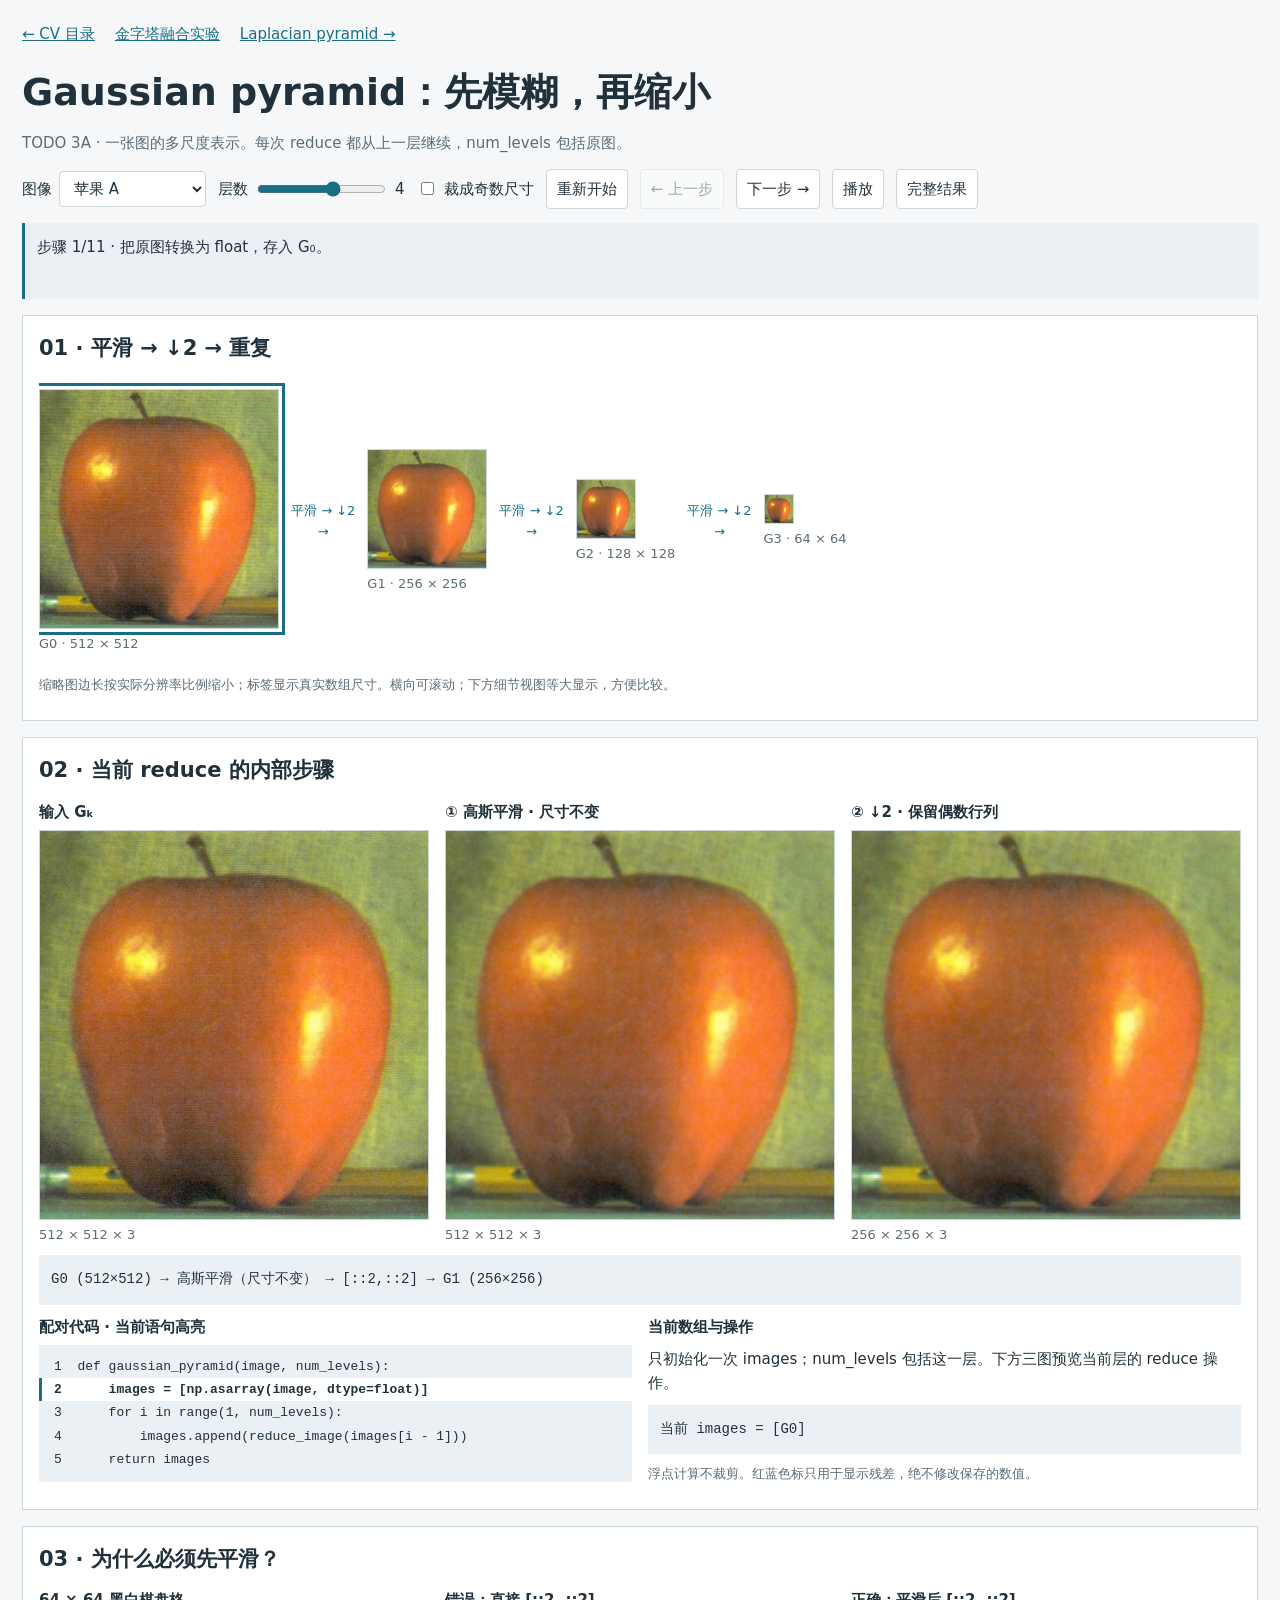
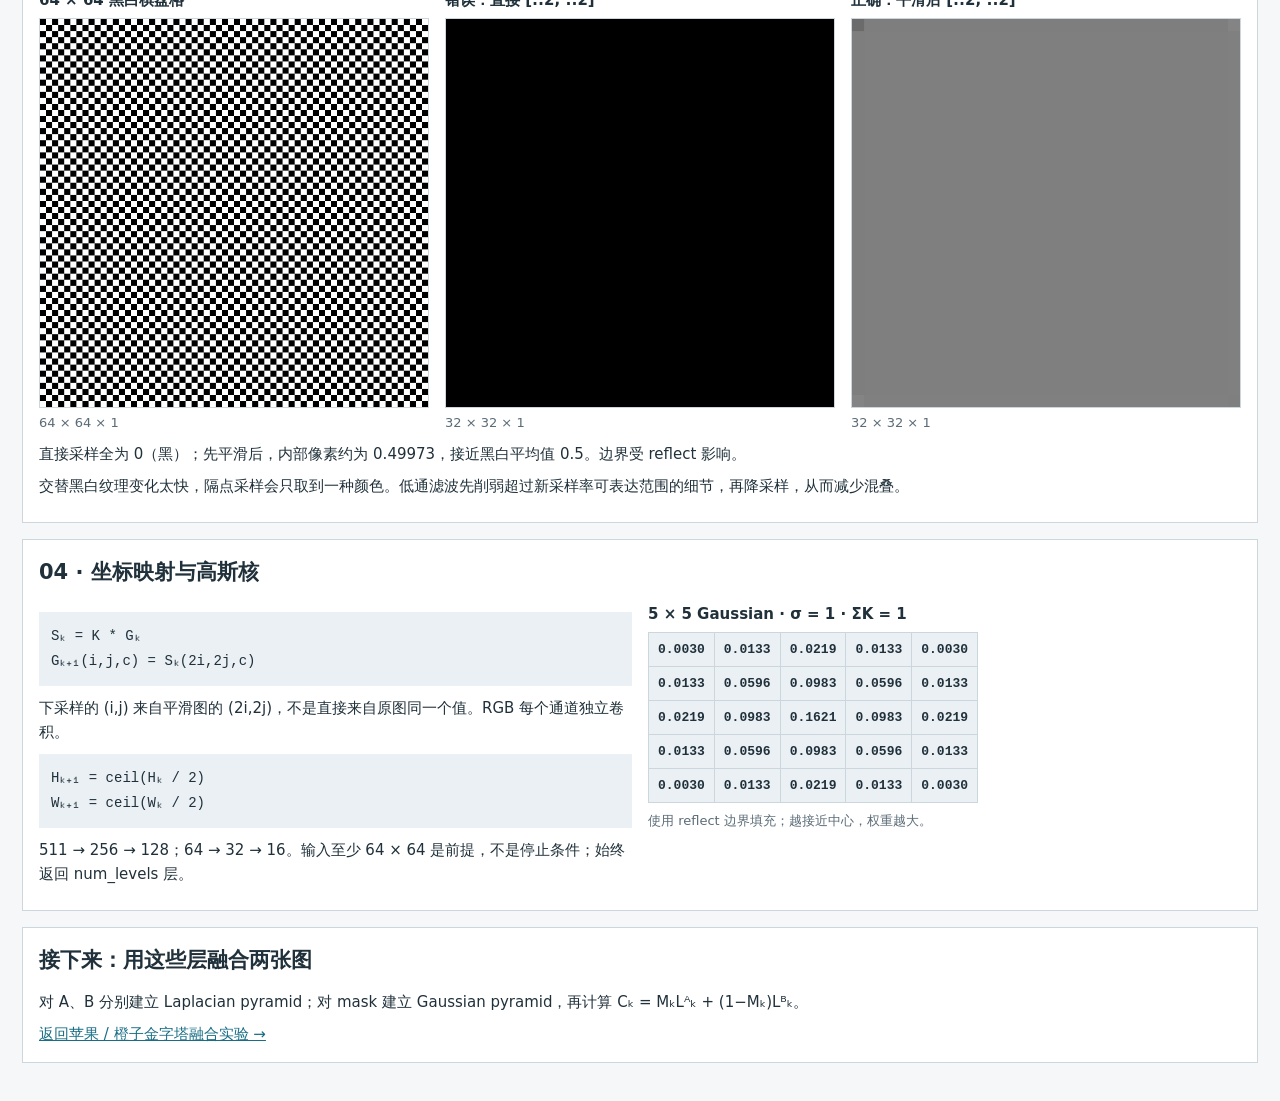
<file: visualizations/gaussian-pyramid/index.html>
<!doctype html><html lang="zh-CN"><meta charset="utf-8"><meta name="viewport" content="width=device-width,initial-scale=1"><title>Gaussian pyramid：平滑与下采样</title><link rel="icon" href="../../assets/favicon.svg"><link rel="stylesheet" href="../pyramid-blending/lesson.css"><body data-kind="gaussian"><main><nav><a href="../../">← CV 目录</a><a href="../pyramid-blending/">金字塔融合实验</a><a href="../laplacian-pyramid/">Laplacian pyramid →</a></nav><h1>Gaussian pyramid：先模糊，再缩小</h1><p class="muted">TODO 3A · 一张图的多尺度表示。每次 reduce 都从上一层继续，num_levels 包括原图。</p><div id="lesson"></div></main><script src="../pyramid-blending/core.js"></script><script src="../pyramid-blending/lesson.js"></script></body></html>
</file>
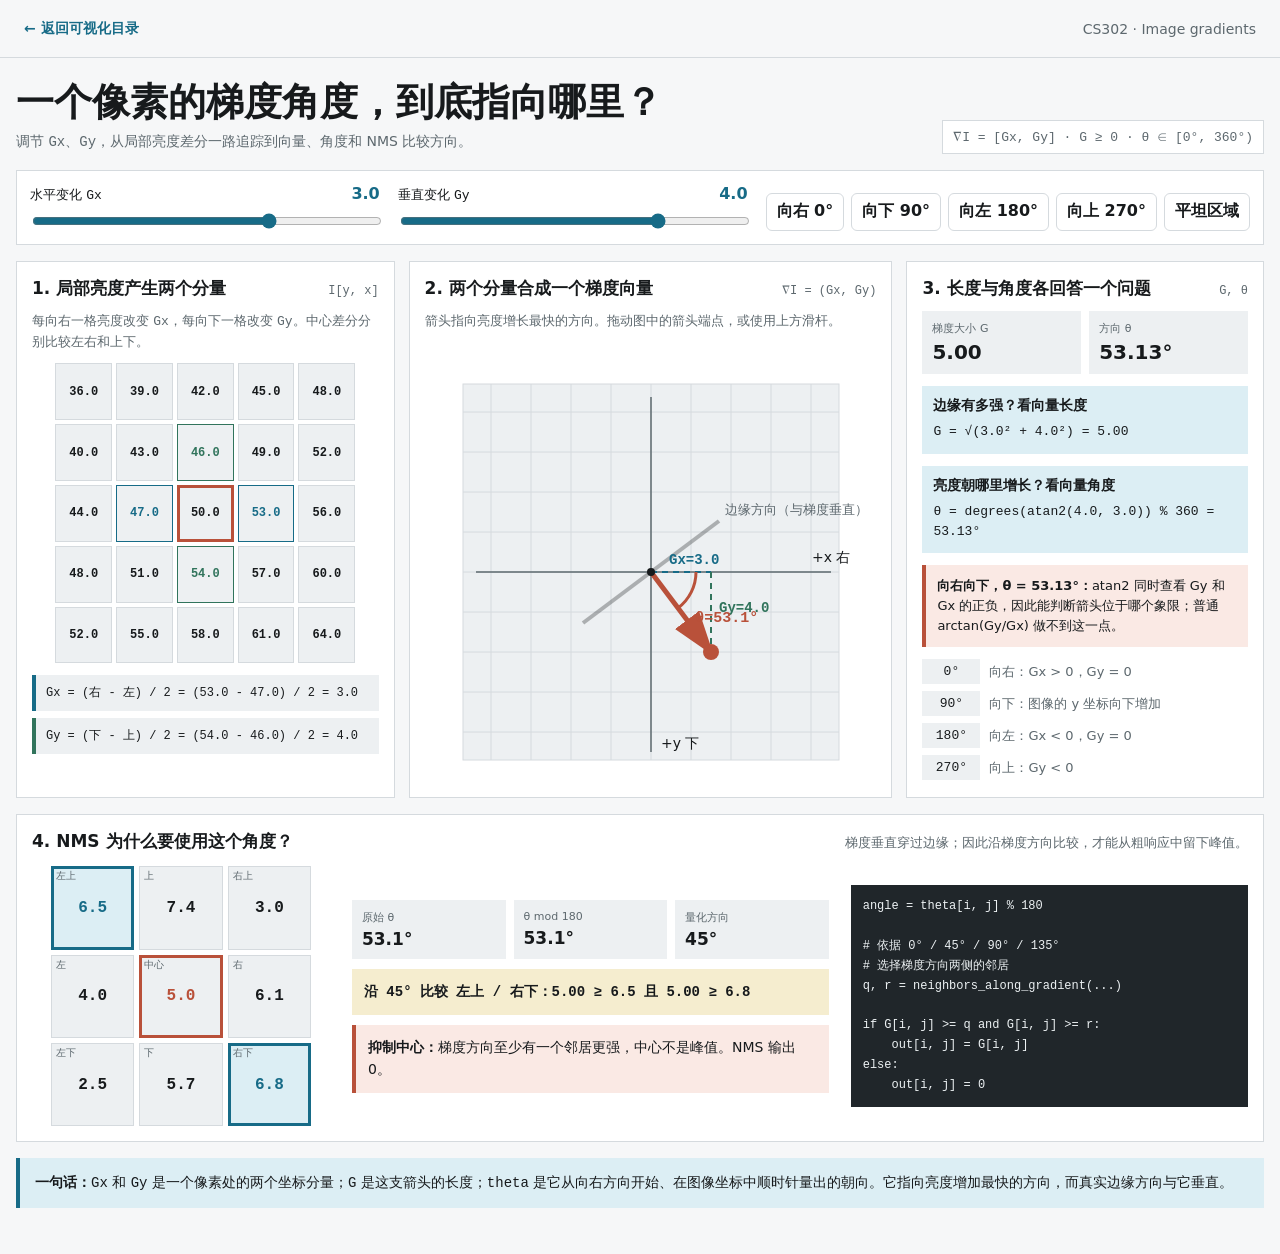
<file: visualizations/image-gradient-direction/index.html>
<!doctype html>
<html lang="zh-CN">
<head>
  <meta charset="utf-8">
  <meta name="viewport" content="width=device-width, initial-scale=1">
  <meta name="description" content="交互理解图像梯度 Gx、Gy、幅值、atan2 方向、图像坐标系与非极大值抑制。">
  <title>图像梯度：从 Gx、Gy 到方向与 NMS</title>
  <link rel="icon" href="../../assets/favicon.svg" type="image/svg+xml">
  <style>
    :root {
      color-scheme: light;
      --bg: #f6f7f8;
      --surface: #ffffff;
      --surface-2: #edf0f2;
      --text: #171a1c;
      --muted: #5d686e;
      --border: #d5dade;
      --blue: #176b87;
      --blue-soft: #dceef4;
      --coral: #b9513a;
      --coral-soft: #fae9e4;
      --green: #31745c;
      --green-soft: #e2f0e9;
      --yellow-soft: #f5edcf;
      --code: #20262a;
      --code-text: #edf2f4;
      font-family: Inter, ui-sans-serif, system-ui, -apple-system, BlinkMacSystemFont, "Segoe UI", sans-serif;
    }

    * { box-sizing: border-box; }
    body { margin: 0; min-width: 320px; background: var(--bg); color: var(--text); }
    button, input { font: inherit; }
    button { cursor: pointer; }
    h1, h2, h3, p { margin: 0; }
    code, .mono { font-family: ui-monospace, SFMono-Regular, Menlo, Consolas, monospace; }

    .site-header {
      min-height: 58px;
      padding: 0 24px;
      border-bottom: 1px solid var(--border);
      display: flex;
      align-items: center;
      justify-content: space-between;
      gap: 20px;
      background: var(--bg);
      font-size: 14px;
    }
    .site-header a { color: var(--blue); font-weight: 650; text-decoration: none; }
    .site-header span { color: var(--muted); }

    main { width: min(1320px, calc(100% - 32px)); margin: 0 auto; padding: 22px 0 48px; }
    .explainer { display: grid; gap: 16px; }
    .title-row { display: flex; align-items: end; justify-content: space-between; gap: 24px; }
    .title-copy { display: grid; gap: 6px; }
    h1 { font-size: clamp(25px, 3.4vw, 38px); line-height: 1.18; letter-spacing: 0; }
    h2 { font-size: 17px; line-height: 1.35; }
    h3 { font-size: 14px; line-height: 1.35; }
    .subtitle { color: var(--muted); font-size: 14px; line-height: 1.55; }
    .shape-badge {
      flex: 0 0 auto;
      padding: 7px 10px;
      border: 1px solid var(--border);
      background: var(--surface);
      color: var(--muted);
      font-size: 13px;
    }

    .controls {
      padding: 13px;
      border: 1px solid var(--border);
      background: var(--surface);
      display: grid;
      grid-template-columns: minmax(230px, 1fr) minmax(230px, 1fr) minmax(270px, auto);
      align-items: end;
      gap: 18px;
    }
    .range-field { display: grid; gap: 7px; min-width: 0; }
    .range-head { display: flex; align-items: baseline; justify-content: space-between; gap: 12px; font-size: 13px; }
    .range-head strong { font-size: 16px; color: var(--blue); font-variant-numeric: tabular-nums; }
    input[type="range"] { width: 100%; accent-color: var(--blue); }
    .presets { display: flex; flex-wrap: wrap; gap: 7px; }
    .btn {
      min-height: 38px;
      padding: 7px 10px;
      border: 1px solid var(--border);
      border-radius: 6px;
      background: var(--surface);
      color: var(--text);
      font-weight: 650;
    }
    .btn:hover { border-color: var(--blue); color: var(--blue); }
    .btn:focus-visible, input:focus-visible { outline: 3px solid var(--blue); outline-offset: 2px; }

    .stage {
      display: grid;
      grid-template-columns: minmax(280px, .9fr) minmax(340px, 1.15fr) minmax(270px, .85fr);
      gap: 14px;
      align-items: stretch;
    }
    .panel {
      min-width: 0;
      padding: 15px;
      border: 1px solid var(--border);
      background: var(--surface);
      display: grid;
      align-content: start;
      gap: 12px;
    }
    .panel-head { display: flex; justify-content: space-between; align-items: baseline; gap: 12px; }
    .panel-head code { color: var(--muted); font-size: 12px; }
    .panel-note { color: var(--muted); font-size: 13px; line-height: 1.5; min-height: 3em; }

    .pixel-grid {
      width: min(100%, 300px);
      margin: 0 auto;
      display: grid;
      grid-template-columns: repeat(5, 1fr);
      gap: 4px;
      font-variant-numeric: tabular-nums;
    }
    .pixel {
      aspect-ratio: 1;
      display: grid;
      place-items: center;
      border: 1px solid var(--border);
      background: var(--surface-2);
      color: var(--text);
      font: 650 12px/1 ui-monospace, SFMono-Regular, Menlo, Consolas, monospace;
    }
    .pixel.center { border-color: var(--coral); box-shadow: inset 0 0 0 2px var(--coral); }
    .pixel.x-neighbor { border-color: var(--blue); color: var(--blue); }
    .pixel.y-neighbor { border-color: var(--green); color: var(--green); }
    .pixel.center.x-neighbor, .pixel.center.y-neighbor { color: var(--text); }

    .difference-lines { display: grid; gap: 7px; }
    .difference {
      padding: 9px 10px;
      background: var(--surface-2);
      color: var(--text);
      font: 12px/1.5 ui-monospace, SFMono-Regular, Menlo, Consolas, monospace;
      overflow-wrap: anywhere;
    }
    .difference.x { border-left: 4px solid var(--blue); }
    .difference.y { border-left: 4px solid var(--green); }

    .vector-wrap {
      position: relative;
      width: min(100%, 420px);
      margin: 0 auto;
      aspect-ratio: 1;
      touch-action: none;
    }
    .vector-wrap svg { display: block; width: 100%; height: 100%; }
    .plot-frame { fill: var(--surface-2); stroke: var(--border); }
    .grid-line { stroke: var(--border); stroke-width: 1; }
    .axis-line { stroke: var(--muted); stroke-width: 1.5; }
    .projection-x { stroke: var(--blue); stroke-width: 2; stroke-dasharray: 6 5; }
    .projection-y { stroke: var(--green); stroke-width: 2; stroke-dasharray: 6 5; }
    .gradient-arrow { stroke: var(--coral); stroke-width: 5; stroke-linecap: round; }
    .edge-line { stroke: var(--text); stroke-width: 4; opacity: .3; }
    .angle-arc { fill: none; stroke: var(--coral); stroke-width: 3; }
    .origin-dot { fill: var(--text); }
    .tip-dot { fill: var(--coral); }
    .svg-label { fill: var(--text); font: 14px/1 system-ui, sans-serif; }
    .svg-muted { fill: var(--muted); font: 13px/1 system-ui, sans-serif; }
    .svg-x { fill: var(--blue); font: 650 14px/1 ui-monospace, monospace; }
    .svg-y { fill: var(--green); font: 650 14px/1 ui-monospace, monospace; }
    .svg-angle { fill: var(--coral); font: 650 15px/1 ui-monospace, monospace; }

    .readouts { display: grid; grid-template-columns: 1fr 1fr; gap: 8px; }
    .metric { padding: 10px; background: var(--surface-2); display: grid; gap: 4px; }
    .metric span { color: var(--muted); font-size: 11px; }
    .metric strong { font-size: 20px; font-variant-numeric: tabular-nums; }
    .formula-box { padding: 11px; background: var(--blue-soft); display: grid; gap: 7px; }
    .formula-box code { font-size: 13px; line-height: 1.55; overflow-wrap: anywhere; }
    .formula-box strong { font-size: 14px; }
    .quadrant-message {
      padding: 11px;
      border-left: 4px solid var(--coral);
      background: var(--coral-soft);
      font-size: 13px;
      line-height: 1.55;
    }
    .direction-list { display: grid; gap: 7px; }
    .direction-row { display: grid; grid-template-columns: 58px 1fr; gap: 9px; align-items: center; font-size: 13px; }
    .direction-row code { padding: 5px 7px; background: var(--surface-2); text-align: center; }
    .direction-row span { color: var(--muted); }

    .nms-section {
      padding: 15px;
      border: 1px solid var(--border);
      background: var(--surface);
      display: grid;
      gap: 13px;
    }
    .section-head { display: flex; align-items: baseline; justify-content: space-between; gap: 16px; }
    .section-head p { color: var(--muted); font-size: 13px; }
    .nms-layout {
      display: grid;
      grid-template-columns: minmax(230px, .75fr) minmax(320px, 1.2fr) minmax(260px, 1fr);
      align-items: center;
      gap: 22px;
    }
    .nms-grid {
      width: min(100%, 260px);
      margin: 0 auto;
      display: grid;
      grid-template-columns: repeat(3, 1fr);
      gap: 5px;
    }
    .nms-cell {
      position: relative;
      aspect-ratio: 1;
      display: grid;
      place-items: center;
      border: 1px solid var(--border);
      background: var(--surface-2);
      font: 650 16px/1 ui-monospace, SFMono-Regular, Menlo, Consolas, monospace;
      transition: background 140ms ease, border-color 140ms ease;
    }
    .nms-cell.center { border-color: var(--coral); color: var(--coral); box-shadow: inset 0 0 0 2px var(--coral); }
    .nms-cell.compared { border-color: var(--blue); background: var(--blue-soft); color: var(--blue); box-shadow: inset 0 0 0 2px var(--blue); }
    .nms-cell small { position: absolute; left: 4px; top: 4px; color: var(--muted); font: 10px/1 system-ui, sans-serif; }
    .nms-explanation { display: grid; gap: 10px; }
    .quantized {
      display: grid;
      grid-template-columns: repeat(3, 1fr);
      gap: 8px;
    }
    .quantized .metric { min-width: 0; }
    .quantized strong { font-size: 17px; }
    .comparison {
      padding: 12px;
      background: var(--yellow-soft);
      font: 650 14px/1.6 ui-monospace, SFMono-Regular, Menlo, Consolas, monospace;
      overflow-wrap: anywhere;
    }
    .nms-result { padding: 12px; border-left: 4px solid var(--green); background: var(--green-soft); font-size: 14px; line-height: 1.55; }
    .nms-result.suppressed { border-left-color: var(--coral); background: var(--coral-soft); }
    .nms-code { padding: 12px; background: var(--code); color: var(--code-text); overflow: auto; }
    .nms-code pre { margin: 0; min-width: 290px; font: 12px/1.65 ui-monospace, SFMono-Regular, Menlo, Consolas, monospace; }

    .takeaway {
      padding: 13px 15px;
      border-left: 4px solid var(--blue);
      background: var(--blue-soft);
      font-size: 14px;
      line-height: 1.6;
    }

    @media (max-width: 1050px) {
      .controls { grid-template-columns: 1fr 1fr; }
      .presets { grid-column: 1 / -1; }
      .stage { grid-template-columns: 1fr 1fr; }
      .stage .panel:last-child { grid-column: 1 / -1; }
      .nms-layout { grid-template-columns: 1fr 1fr; }
      .nms-code { grid-column: 1 / -1; }
    }
    @media (max-width: 680px) {
      .site-header { padding: 0 14px; }
      .site-header span { display: none; }
      main { width: min(100% - 20px, 1320px); padding-top: 14px; }
      .title-row { align-items: start; flex-direction: column; gap: 10px; }
      .controls, .stage, .nms-layout { grid-template-columns: 1fr; }
      .presets, .stage .panel:last-child, .nms-code { grid-column: auto; }
      .panel, .nms-section { padding: 12px; }
      .vector-wrap { max-width: 390px; }
      .section-head { display: grid; }
      .quantized { grid-template-columns: 1fr; }
      .readouts { grid-template-columns: 1fr 1fr; }
    }
    @media (max-width: 360px) {
      .pixel { font-size: 11px; }
      .btn { min-height: 42px; }
    }
    @media (prefers-reduced-motion: reduce) {
      *, *::before, *::after { transition: none !important; scroll-behavior: auto !important; }
    }
    @media (prefers-color-scheme: dark) {
      :root {
        color-scheme: dark;
        --bg: #111416;
        --surface: #1a1f22;
        --surface-2: #252c30;
        --text: #f4f6f7;
        --muted: #aab4ba;
        --border: #364046;
        --blue: #62b6d1;
        --blue-soft: #18343e;
        --coral: #f18a70;
        --coral-soft: #3b2723;
        --green: #72c3a4;
        --green-soft: #1d352c;
        --yellow-soft: #36321f;
        --code: #0d1012;
        --code-text: #edf2f4;
      }
    }
  </style>
</head>
<body>
  <header class="site-header">
    <a href="../../">← 返回可视化目录</a>
    <span>CS302 · Image gradients</span>
  </header>

  <main>
    <div class="explainer" id="gradient-explainer">
      <div class="title-row">
        <div class="title-copy">
          <h1>一个像素的梯度角度，到底指向哪里？</h1>
          <p class="subtitle">调节 <code>Gx</code>、<code>Gy</code>，从局部亮度差分一路追踪到向量、角度和 NMS 比较方向。</p>
        </div>
        <div class="shape-badge mono">∇I = [Gx, Gy] · G ≥ 0 · θ ∈ [0°, 360°)</div>
      </div>

      <section class="controls" aria-label="梯度分量控制">
        <label class="range-field" for="gx-input">
          <span class="range-head"><span>水平变化 <code>Gx</code></span><strong id="gx-value">3.0</strong></span>
          <input id="gx-input" type="range" min="-8" max="8" value="3" step="0.5">
        </label>
        <label class="range-field" for="gy-input">
          <span class="range-head"><span>垂直变化 <code>Gy</code></span><strong id="gy-value">4.0</strong></span>
          <input id="gy-input" type="range" min="-8" max="8" value="4" step="0.5">
        </label>
        <div class="presets" aria-label="梯度方向预设">
          <button class="btn" type="button" data-gx="6" data-gy="0">向右 0°</button>
          <button class="btn" type="button" data-gx="0" data-gy="6">向下 90°</button>
          <button class="btn" type="button" data-gx="-6" data-gy="0">向左 180°</button>
          <button class="btn" type="button" data-gx="0" data-gy="-6">向上 270°</button>
          <button class="btn" type="button" data-gx="0" data-gy="0">平坦区域</button>
        </div>
      </section>

      <section class="stage">
        <article class="panel" aria-labelledby="patch-title">
          <div class="panel-head">
            <h2 id="patch-title">1. 局部亮度产生两个分量</h2>
            <code>I[y, x]</code>
          </div>
          <p class="panel-note">每向右一格亮度改变 <code>Gx</code>，每向下一格改变 <code>Gy</code>。中心差分分别比较左右和上下。</p>
          <div class="pixel-grid" id="pixel-grid" role="img" aria-label="五乘五局部亮度矩阵，中心和差分邻居被高亮"></div>
          <div class="difference-lines">
            <div class="difference x" id="gx-equation"></div>
            <div class="difference y" id="gy-equation"></div>
          </div>
        </article>

        <article class="panel" aria-labelledby="vector-title">
          <div class="panel-head">
            <h2 id="vector-title">2. 两个分量合成一个梯度向量</h2>
            <code>∇I = (Gx, Gy)</code>
          </div>
          <p class="panel-note">箭头指向亮度增长最快的方向。拖动图中的箭头端点，或使用上方滑杆。</p>
          <div class="vector-wrap" id="vector-wrap">
            <svg id="vector-svg" viewBox="0 0 420 420" role="img" aria-labelledby="vector-svg-title vector-svg-desc">
              <title id="vector-svg-title">图像梯度向量</title>
              <desc id="vector-svg-desc">水平分量 Gx、向下的垂直分量 Gy、合成向量、梯度方向角和与梯度垂直的边缘方向。</desc>
              <defs>
                <marker id="gradient-arrowhead" markerWidth="10" markerHeight="10" refX="8" refY="3" orient="auto" markerUnits="strokeWidth">
                  <path d="M0,0 L0,6 L9,3 z" fill="var(--coral)"></path>
                </marker>
              </defs>
              <rect class="plot-frame" x="22" y="22" width="376" height="376"></rect>
              <g id="grid-lines"></g>
              <line class="axis-line" x1="35" y1="210" x2="390" y2="210"></line>
              <line class="axis-line" x1="210" y1="35" x2="210" y2="390"></line>
              <text class="svg-label" x="371" y="200">+x 右</text>
              <text class="svg-label" x="220" y="386">+y 下</text>
              <line class="edge-line" id="edge-line" x1="210" y1="210" x2="210" y2="210"></line>
              <line class="projection-x" id="projection-x" x1="210" y1="210" x2="210" y2="210"></line>
              <line class="projection-y" id="projection-y" x1="210" y1="210" x2="210" y2="210"></line>
              <path class="angle-arc" id="angle-arc" d=""></path>
              <line class="gradient-arrow" id="gradient-arrow" x1="210" y1="210" x2="210" y2="210" marker-end="url(#gradient-arrowhead)"></line>
              <circle class="origin-dot" cx="210" cy="210" r="4"></circle>
              <circle class="tip-dot" id="tip-dot" cx="210" cy="210" r="8"></circle>
              <text class="svg-x" id="gx-label" x="210" y="210">Gx</text>
              <text class="svg-y" id="gy-label" x="210" y="210">Gy</text>
              <text class="svg-angle" id="angle-label" x="210" y="210">θ</text>
              <text class="svg-muted" id="edge-label" x="210" y="210">边缘方向</text>
            </svg>
          </div>
        </article>

        <article class="panel" aria-labelledby="meaning-title">
          <div class="panel-head">
            <h2 id="meaning-title">3. 长度与角度各回答一个问题</h2>
            <code>G, θ</code>
          </div>
          <div class="readouts">
            <div class="metric"><span>梯度大小 G</span><strong id="magnitude-value">5.00</strong></div>
            <div class="metric"><span>方向 θ</span><strong id="theta-value">53.13°</strong></div>
          </div>
          <div class="formula-box">
            <strong>边缘有多强？看向量长度</strong>
            <code id="magnitude-equation">G = √(3² + 4²) = 5</code>
          </div>
          <div class="formula-box">
            <strong>亮度朝哪里增长？看向量角度</strong>
            <code id="theta-equation">θ = degrees(atan2(4, 3)) % 360 = 53.13°</code>
          </div>
          <div class="quadrant-message" id="quadrant-message"></div>
          <div class="direction-list" aria-label="图像坐标中的主方向">
            <div class="direction-row"><code>0°</code><span>向右：Gx &gt; 0，Gy = 0</span></div>
            <div class="direction-row"><code>90°</code><span>向下：图像的 y 坐标向下增加</span></div>
            <div class="direction-row"><code>180°</code><span>向左：Gx &lt; 0，Gy = 0</span></div>
            <div class="direction-row"><code>270°</code><span>向上：Gy &lt; 0</span></div>
          </div>
        </article>
      </section>

      <section class="nms-section" aria-labelledby="nms-title">
        <div class="section-head">
          <h2 id="nms-title">4. NMS 为什么要使用这个角度？</h2>
          <p>梯度垂直穿过边缘；因此沿梯度方向比较，才能从粗响应中留下峰值。</p>
        </div>
        <div class="nms-layout">
          <div class="nms-grid" id="nms-grid" role="img" aria-label="三乘三梯度大小邻域，中心和沿量化梯度方向的两个邻居被高亮"></div>
          <div class="nms-explanation">
            <div class="quantized">
              <div class="metric"><span>原始 θ</span><strong id="nms-theta">53.1°</strong></div>
              <div class="metric"><span>θ mod 180</span><strong id="nms-mod">53.1°</strong></div>
              <div class="metric"><span>量化方向</span><strong id="nms-bin">45°</strong></div>
            </div>
            <div class="comparison" id="nms-comparison"></div>
            <div class="nms-result" id="nms-result"></div>
          </div>
          <div class="nms-code" aria-label="非极大值抑制伪代码">
            <pre><code>angle = theta[i, j] % 180

# 依据 0° / 45° / 90° / 135°
# 选择梯度方向两侧的邻居
q, r = neighbors_along_gradient(...)

if G[i, j] &gt;= q and G[i, j] &gt;= r:
    out[i, j] = G[i, j]
else:
    out[i, j] = 0</code></pre>
          </div>
        </div>
      </section>

      <div class="takeaway"><strong>一句话：</strong><code>Gx</code> 和 <code>Gy</code> 是一个像素处的两个坐标分量；<code>G</code> 是这支箭头的长度；<code>theta</code> 是它从向右方向开始、在图像坐标中顺时针量出的朝向。它指向亮度增加最快的方向，而真实边缘方向与它垂直。</div>
    </div>
  </main>

  <script>
    (() => {
      const root = document.getElementById('gradient-explainer');
      const gxInput = root.querySelector('#gx-input');
      const gyInput = root.querySelector('#gy-input');
      const pixelGrid = root.querySelector('#pixel-grid');
      const vectorWrap = root.querySelector('#vector-wrap');
      const svg = root.querySelector('#vector-svg');
      const center = 210;
      const scale = 20;
      const maxComponent = 8;
      const nmsValues = [6.5, 7.4, 3.0, 4.0, 0, 6.1, 2.5, 5.7, 6.8];
      const directionMap = {
        0: [[0, -1], [0, 1], '左 / 右'],
        45: [[-1, -1], [1, 1], '左上 / 右下'],
        90: [[-1, 0], [1, 0], '上 / 下'],
        135: [[-1, 1], [1, -1], '右上 / 左下']
      };

      function fmt(value, digits = 1) {
        const clean = Math.abs(value) < 1e-9 ? 0 : value;
        return clean.toFixed(digits);
      }

      function thetaFor(gx, gy) {
        return (Math.atan2(gy, gx) * 180 / Math.PI + 360) % 360;
      }

      function quantize(theta) {
        const mod = theta % 180;
        if (mod < 22.5 || mod >= 157.5) return 0;
        if (mod < 67.5) return 45;
        if (mod < 112.5) return 90;
        return 135;
      }

      function quadrantText(gx, gy, theta, magnitude) {
        if (magnitude < 1e-9) return '<strong>平坦区域：</strong>Gx = Gy = 0，因此没有亮度增长方向。NumPy 的 atan2(0, 0) 返回 0°，但这个方向没有实际意义。';
        const horizontal = gx > 0 ? '向右' : gx < 0 ? '向左' : '';
        const vertical = gy > 0 ? '向下' : gy < 0 ? '向上' : '';
        const phrase = horizontal && vertical ? `${horizontal}${vertical}` : horizontal || vertical;
        return `<strong>${phrase}，θ = ${fmt(theta, 2)}°：</strong>atan2 同时查看 Gy 和 Gx 的正负，因此能判断箭头位于哪个象限；普通 arctan(Gy/Gx) 做不到这一点。`;
      }

      function buildGridLines() {
        const group = root.querySelector('#grid-lines');
        for (let p = 50; p <= 370; p += 40) {
          const v = document.createElementNS('http://www.w3.org/2000/svg', 'line');
          v.setAttribute('class', 'grid-line');
          v.setAttribute('x1', p); v.setAttribute('x2', p); v.setAttribute('y1', 22); v.setAttribute('y2', 398);
          const h = document.createElementNS('http://www.w3.org/2000/svg', 'line');
          h.setAttribute('class', 'grid-line');
          h.setAttribute('x1', 22); h.setAttribute('x2', 398); h.setAttribute('y1', p); h.setAttribute('y2', p);
          group.append(v, h);
        }
      }

      function renderPatch(gx, gy) {
        pixelGrid.replaceChildren();
        const base = 50;
        for (let y = -2; y <= 2; y++) {
          for (let x = -2; x <= 2; x++) {
            const value = base + gx * x + gy * y;
            const cell = document.createElement('div');
            cell.className = 'pixel';
            if (x === 0 && y === 0) cell.classList.add('center');
            if (y === 0 && Math.abs(x) === 1) cell.classList.add('x-neighbor');
            if (x === 0 && Math.abs(y) === 1) cell.classList.add('y-neighbor');
            cell.textContent = fmt(value, 1);
            cell.setAttribute('aria-label', `相对坐标 x ${x}, y ${y}, 亮度 ${fmt(value, 1)}`);
            pixelGrid.appendChild(cell);
          }
        }
        const left = base - gx, right = base + gx, up = base - gy, down = base + gy;
        root.querySelector('#gx-equation').textContent = `Gx = (右 - 左) / 2 = (${fmt(right)} - ${fmt(left)}) / 2 = ${fmt(gx)}`;
        root.querySelector('#gy-equation').textContent = `Gy = (下 - 上) / 2 = (${fmt(down)} - ${fmt(up)}) / 2 = ${fmt(gy)}`;
      }

      function arcPath(theta, radius) {
        if (theta < 0.1 || theta > 359.9) return '';
        const capped = Math.min(theta, 359.8);
        const startX = center + radius;
        const startY = center;
        const endRad = capped * Math.PI / 180;
        const endX = center + radius * Math.cos(endRad);
        const endY = center + radius * Math.sin(endRad);
        const largeArc = capped > 180 ? 1 : 0;
        return `M ${startX} ${startY} A ${radius} ${radius} 0 ${largeArc} 1 ${endX} ${endY}`;
      }

      function renderVector(gx, gy, theta, magnitude) {
        const tipX = center + gx * scale;
        const tipY = center + gy * scale;
        const arrow = root.querySelector('#gradient-arrow');
        arrow.setAttribute('x2', tipX); arrow.setAttribute('y2', tipY);
        root.querySelector('#tip-dot').setAttribute('cx', tipX);
        root.querySelector('#tip-dot').setAttribute('cy', tipY);

        const px = root.querySelector('#projection-x');
        px.setAttribute('x2', tipX); px.setAttribute('y2', center);
        const py = root.querySelector('#projection-y');
        py.setAttribute('x1', tipX); py.setAttribute('y1', center);
        py.setAttribute('x2', tipX); py.setAttribute('y2', tipY);

        const gxLabel = root.querySelector('#gx-label');
        gxLabel.setAttribute('x', (center + tipX) / 2 - 12);
        gxLabel.setAttribute('y', center - 8);
        gxLabel.textContent = `Gx=${fmt(gx)}`;
        const gyLabel = root.querySelector('#gy-label');
        gyLabel.setAttribute('x', tipX + 8);
        gyLabel.setAttribute('y', (center + tipY) / 2);
        gyLabel.textContent = `Gy=${fmt(gy)}`;

        const radius = 45;
        root.querySelector('#angle-arc').setAttribute('d', magnitude < 1e-9 ? '' : arcPath(theta, radius));
        const angleRad = theta * Math.PI / 180;
        const labelRadius = 67;
        const angleLabel = root.querySelector('#angle-label');
        angleLabel.setAttribute('x', center + labelRadius * Math.cos(angleRad) + 4);
        angleLabel.setAttribute('y', center + labelRadius * Math.sin(angleRad) - 4);
        angleLabel.textContent = magnitude < 1e-9 ? 'θ 无意义' : `θ=${fmt(theta, 1)}°`;

        const edge = root.querySelector('#edge-line');
        const edgeLabel = root.querySelector('#edge-label');
        if (magnitude < 1e-9) {
          edge.setAttribute('x1', center); edge.setAttribute('y1', center);
          edge.setAttribute('x2', center); edge.setAttribute('y2', center);
          edgeLabel.textContent = '';
        } else {
          const ux = gx / magnitude, uy = gy / magnitude;
          const ex = -uy * 85, ey = ux * 85;
          edge.setAttribute('x1', center - ex); edge.setAttribute('y1', center - ey);
          edge.setAttribute('x2', center + ex); edge.setAttribute('y2', center + ey);
          edgeLabel.setAttribute('x', center - ex + 6);
          edgeLabel.setAttribute('y', center - ey - 7);
          edgeLabel.textContent = '边缘方向（与梯度垂直）';
        }
      }

      function renderNms(theta, magnitude) {
        const bin = quantize(theta);
        const [aOffset, bOffset, names] = directionMap[bin];
        const index = ([dy, dx]) => (1 + dy) * 3 + (1 + dx);
        const aIndex = index(aOffset), bIndex = index(bOffset);
        const values = nmsValues.slice();
        values[4] = magnitude;
        const labels = ['左上', '上', '右上', '左', '中心', '右', '左下', '下', '右下'];
        const grid = root.querySelector('#nms-grid');
        grid.replaceChildren();
        values.forEach((value, i) => {
          const cell = document.createElement('div');
          cell.className = 'nms-cell';
          if (i === 4) cell.classList.add('center');
          if (i === aIndex || i === bIndex) cell.classList.add('compared');
          const small = document.createElement('small');
          small.textContent = labels[i];
          const number = document.createElement('span');
          number.textContent = fmt(value, 1);
          cell.append(small, number);
          grid.appendChild(cell);
        });

        const mod = theta % 180;
        const a = values[aIndex], b = values[bIndex];
        const keep = magnitude >= a && magnitude >= b;
        root.querySelector('#nms-theta').textContent = `${fmt(theta, 1)}°`;
        root.querySelector('#nms-mod').textContent = `${fmt(mod, 1)}°`;
        root.querySelector('#nms-bin').textContent = `${bin}°`;
        root.querySelector('#nms-comparison').textContent = `沿 ${bin}° 比较 ${names}：${fmt(magnitude, 2)} ≥ ${fmt(a, 1)} 且 ${fmt(magnitude, 2)} ≥ ${fmt(b, 1)}`;
        const result = root.querySelector('#nms-result');
        result.classList.toggle('suppressed', !keep);
        result.innerHTML = keep
          ? `<strong>保留中心：</strong>它不小于梯度方向两侧的值，是局部峰值。NMS 输出 ${fmt(magnitude, 2)}。`
          : `<strong>抑制中心：</strong>梯度方向至少有一个邻居更强，中心不是峰值。NMS 输出 0。`;
      }

      function render() {
        const gx = Number(gxInput.value);
        const gy = Number(gyInput.value);
        const magnitude = Math.hypot(gx, gy);
        const theta = thetaFor(gx, gy);
        root.querySelector('#gx-value').textContent = fmt(gx);
        root.querySelector('#gy-value').textContent = fmt(gy);
        root.querySelector('#magnitude-value').textContent = fmt(magnitude, 2);
        root.querySelector('#theta-value').textContent = `${fmt(theta, 2)}°`;
        root.querySelector('#magnitude-equation').textContent = `G = √(${fmt(gx)}² + ${fmt(gy)}²) = ${fmt(magnitude, 2)}`;
        root.querySelector('#theta-equation').textContent = `θ = degrees(atan2(${fmt(gy)}, ${fmt(gx)})) % 360 = ${fmt(theta, 2)}°`;
        root.querySelector('#quadrant-message').innerHTML = quadrantText(gx, gy, theta, magnitude);
        renderPatch(gx, gy);
        renderVector(gx, gy, theta, magnitude);
        renderNms(theta, magnitude);
      }

      function setFromPointer(event) {
        const rect = svg.getBoundingClientRect();
        const x = (event.clientX - rect.left) / rect.width * 420;
        const y = (event.clientY - rect.top) / rect.height * 420;
        const gx = Math.max(-maxComponent, Math.min(maxComponent, Math.round((x - center) / scale * 2) / 2));
        const gy = Math.max(-maxComponent, Math.min(maxComponent, Math.round((y - center) / scale * 2) / 2));
        gxInput.value = gx;
        gyInput.value = gy;
        render();
      }

      let dragging = false;
      vectorWrap.addEventListener('pointerdown', event => {
        dragging = true;
        vectorWrap.setPointerCapture(event.pointerId);
        setFromPointer(event);
      });
      vectorWrap.addEventListener('pointermove', event => { if (dragging) setFromPointer(event); });
      vectorWrap.addEventListener('pointerup', () => { dragging = false; });
      vectorWrap.addEventListener('pointercancel', () => { dragging = false; });
      gxInput.addEventListener('input', render);
      gyInput.addEventListener('input', render);
      root.querySelectorAll('[data-gx]').forEach(button => {
        button.addEventListener('click', () => {
          gxInput.value = button.dataset.gx;
          gyInput.value = button.dataset.gy;
          render();
        });
      });

      buildGridLines();
      render();
    })();
  </script>
</body>
</html>
</file>
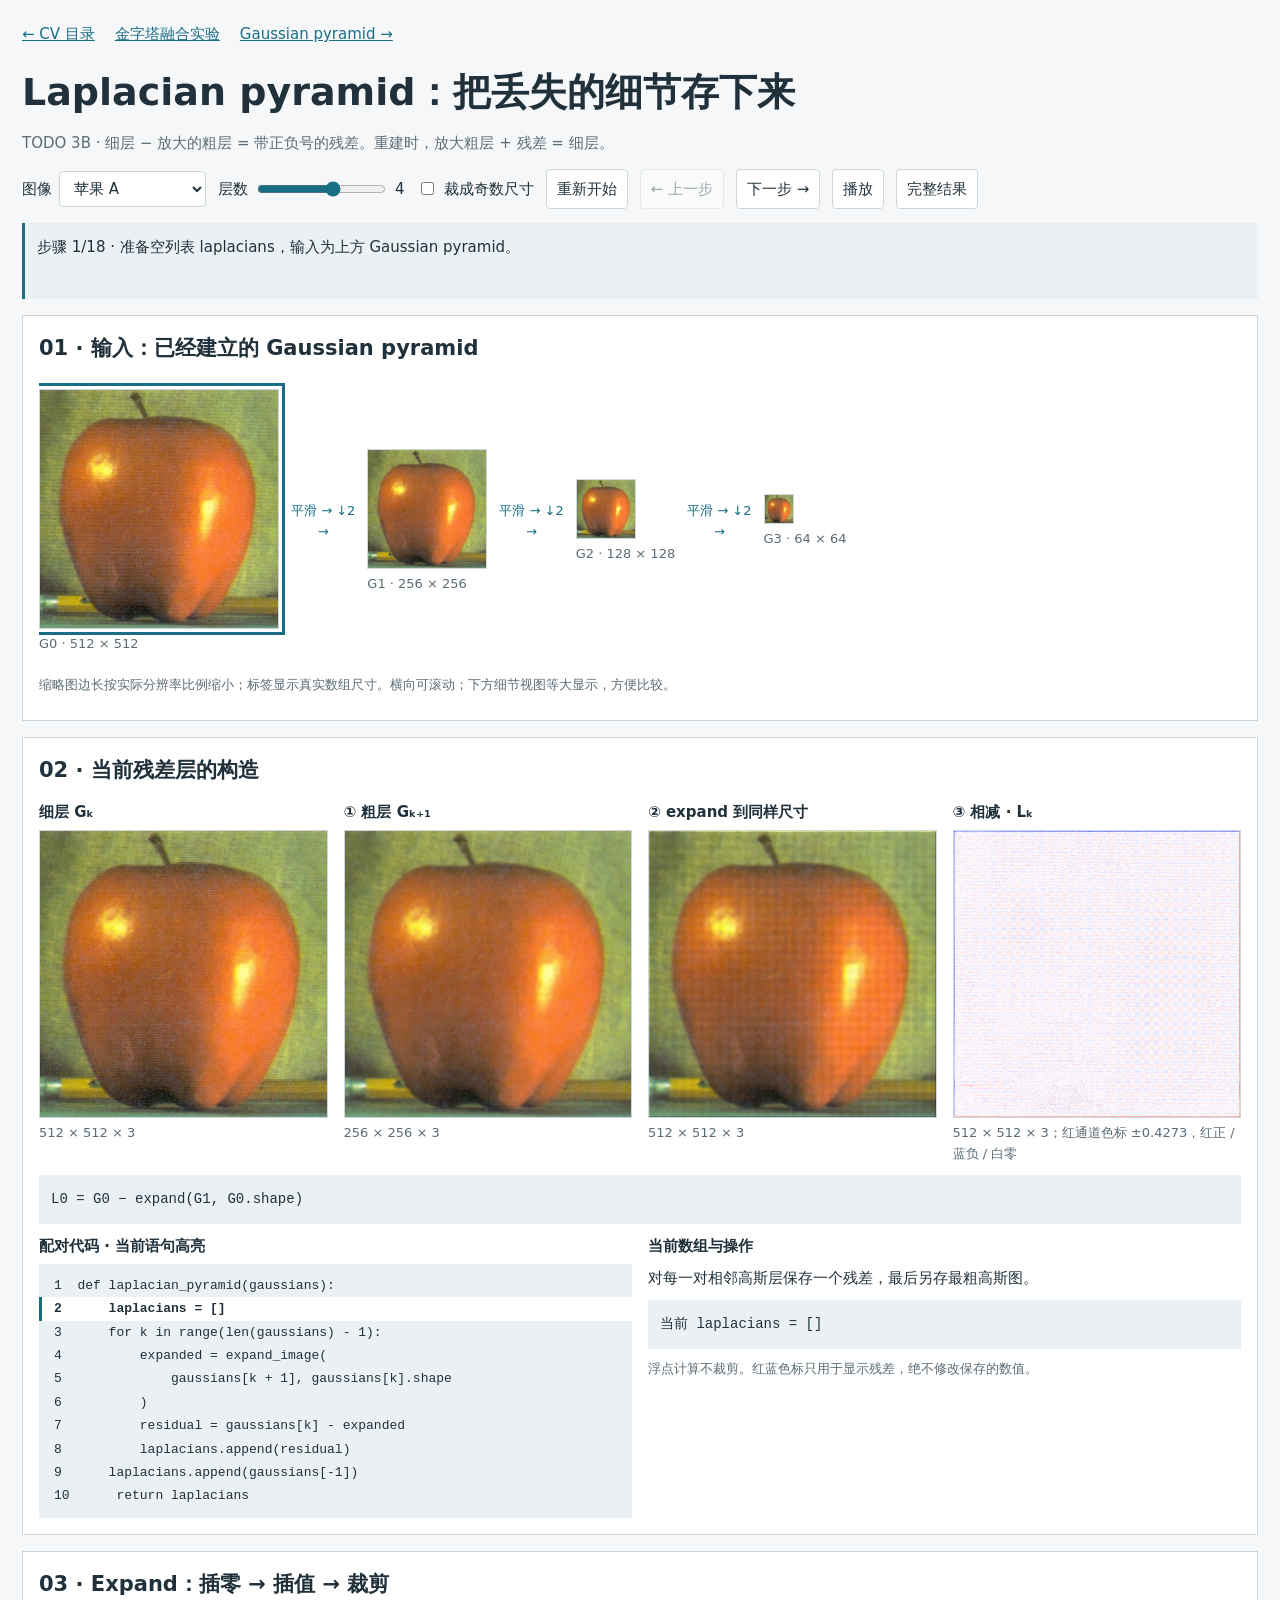
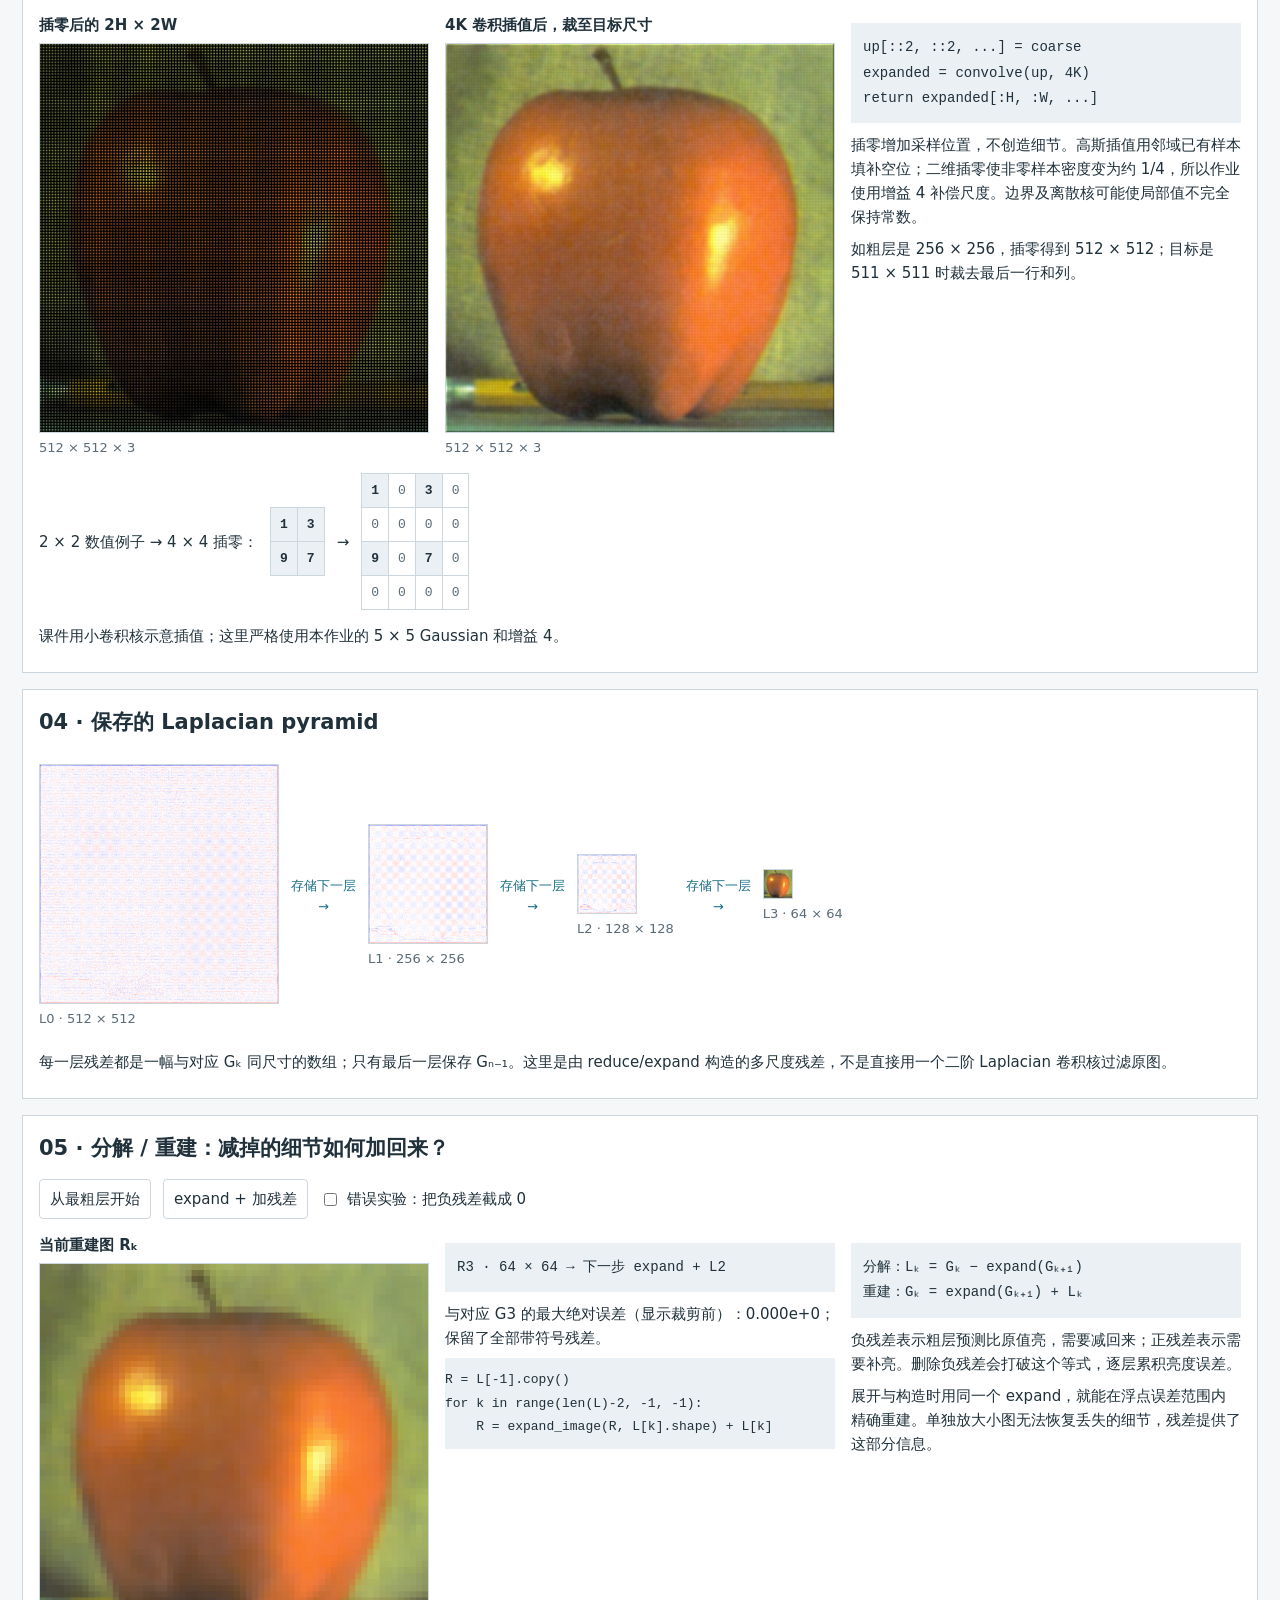
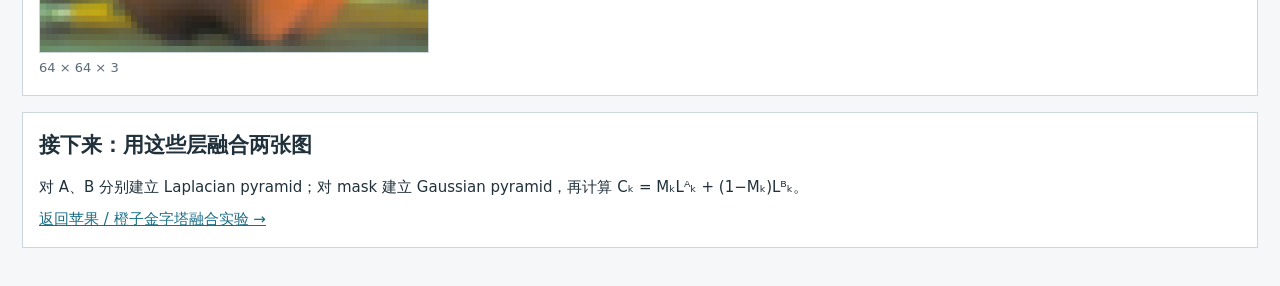
<file: visualizations/laplacian-pyramid/index.html>
<!doctype html><html lang="zh-CN"><meta charset="utf-8"><meta name="viewport" content="width=device-width,initial-scale=1"><title>Laplacian pyramid：残差分解与重建</title><link rel="icon" href="../../assets/favicon.svg"><link rel="stylesheet" href="../pyramid-blending/lesson.css"><body data-kind="laplacian"><main><nav><a href="../../">← CV 目录</a><a href="../pyramid-blending/">金字塔融合实验</a><a href="../gaussian-pyramid/">Gaussian pyramid →</a></nav><h1>Laplacian pyramid：把丢失的细节存下来</h1><p class="muted">TODO 3B · 细层 − 放大的粗层 = 带正负号的残差。重建时，放大粗层 + 残差 = 细层。</p><div id="lesson"></div></main><script src="../pyramid-blending/core.js"></script><script src="../pyramid-blending/lesson.js"></script></body></html>
</file>
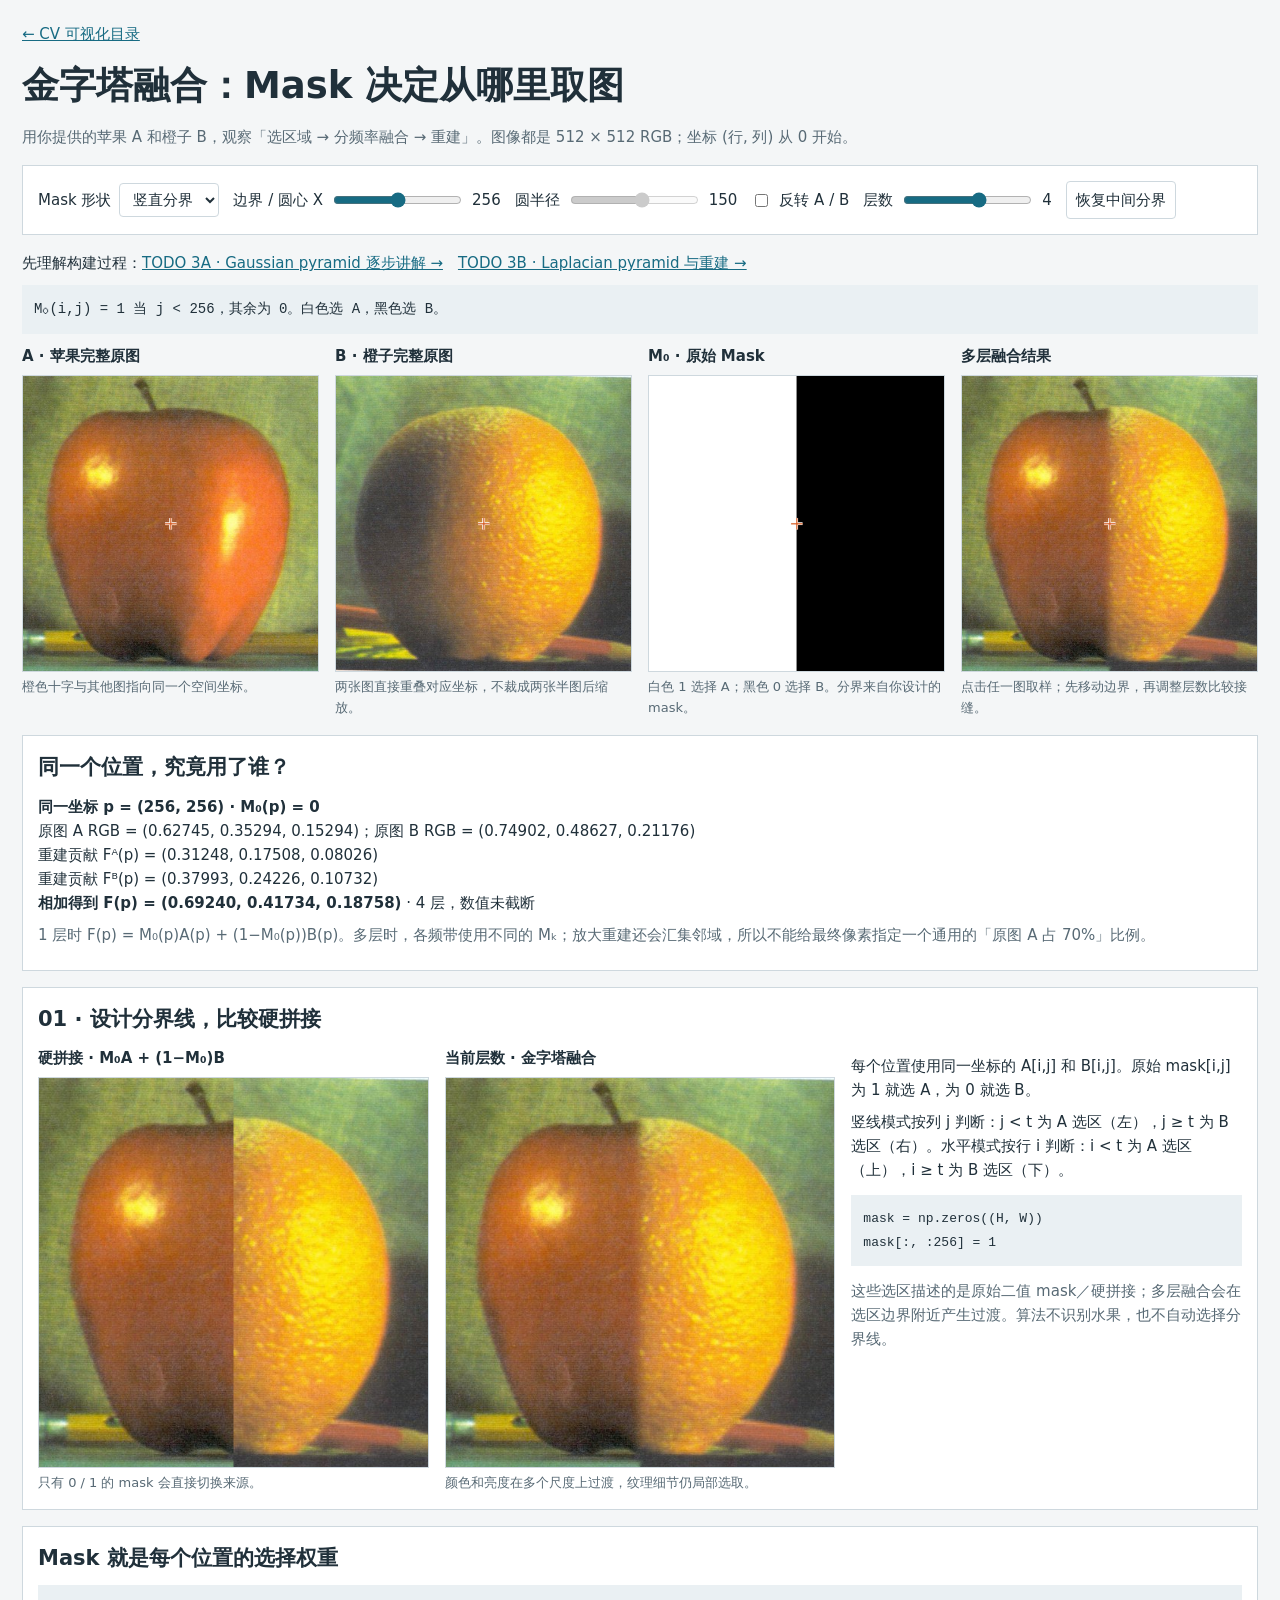
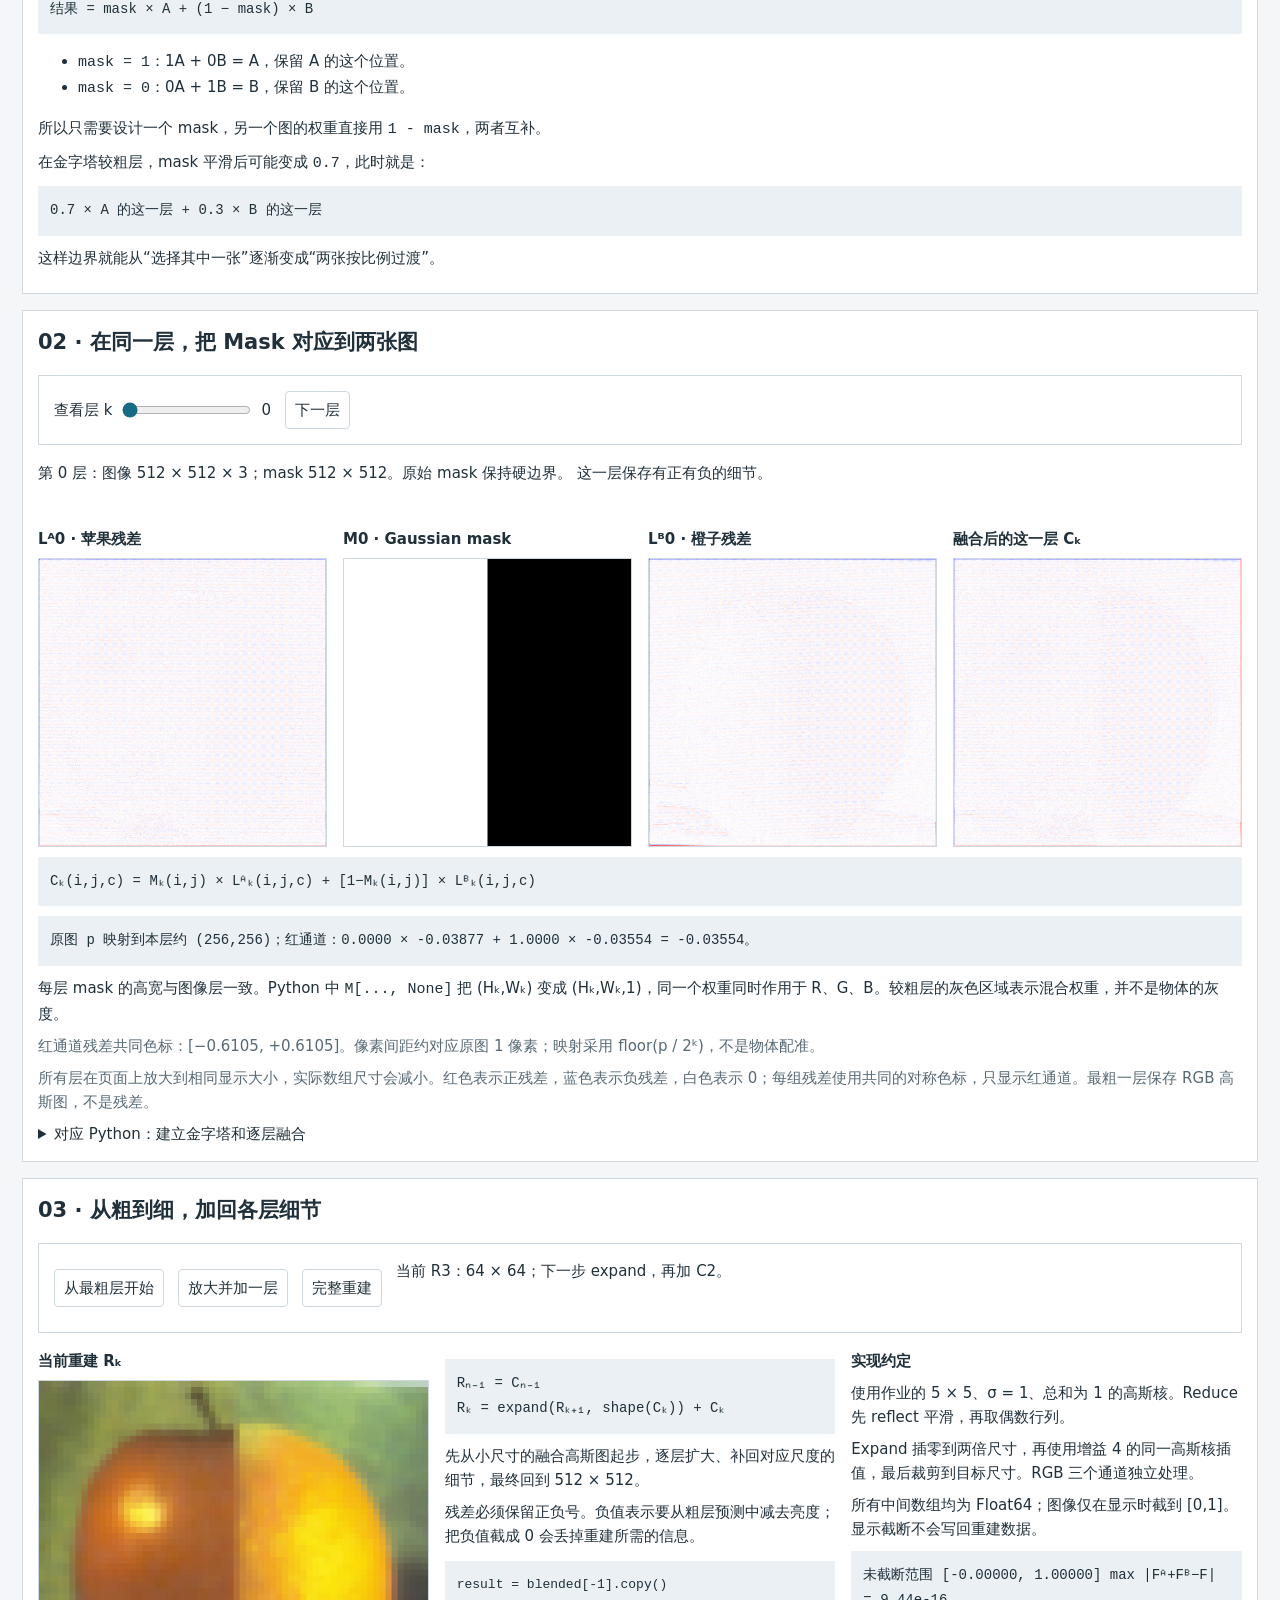
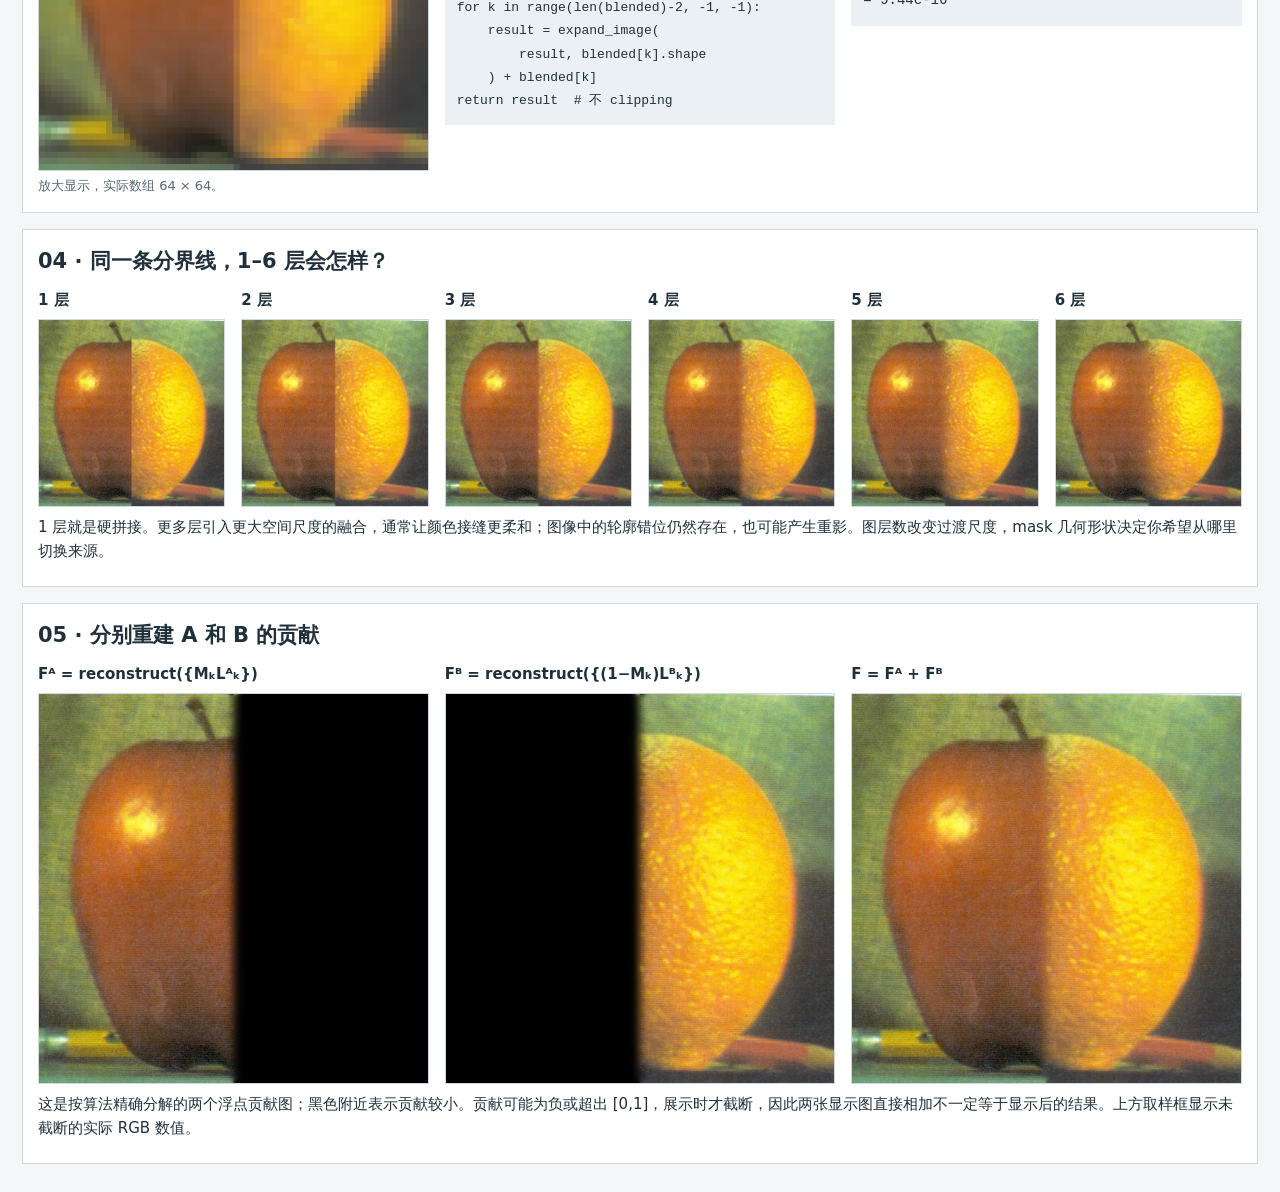
<file: visualizations/pyramid-blending/index.html>
<!doctype html>
<html lang="zh-CN"><meta charset="utf-8"><meta name="viewport" content="width=device-width,initial-scale=1"><title>金字塔融合：Mask 决定从哪里取图</title><link rel="icon" href="../../assets/favicon.svg" type="image/svg+xml">
<style>
:root{color-scheme:light dark;--bg:#f4f6f7;--paper:#fff;--ink:#20303a;--muted:#586a75;--line:#ced8de;--soft:#eaf0f3;--accent:#176b83}*{box-sizing:border-box}body{margin:0;background:var(--bg);color:var(--ink);font:15px/1.6 system-ui,sans-serif}main{max-width:1440px;margin:auto;padding:22px}a{color:var(--accent)}h1{font-size:clamp(25px,3vw,37px);margin:10px 0}h2{font-size:21px;margin:0 0 10px}h3{font-size:15px;margin:0 0 7px}p{margin:8px 0}.muted,small{color:var(--muted)}.controls,.panel{background:var(--paper);border:1px solid var(--line);padding:15px;margin:16px 0}.controls{display:flex;flex-wrap:wrap;gap:14px;align-items:center}.controls label{display:flex;gap:8px;align-items:center;flex-wrap:wrap}input,select,button{font:inherit;accent-color:var(--accent)}button,select{border:1px solid var(--line);padding:6px 9px;border-radius:4px;background:var(--paper);color:var(--ink)}button{cursor:pointer}button:focus-visible,select:focus-visible,input:focus-visible,canvas:focus-visible{outline:3px solid var(--accent);outline-offset:3px}input[type=range]{max-width:160px}.grid{display:grid;gap:16px;grid-template-columns:repeat(4,minmax(0,1fr))}.three{grid-template-columns:repeat(3,minmax(0,1fr))}.two{grid-template-columns:repeat(2,minmax(0,1fr))}.six{grid-template-columns:repeat(6,minmax(0,1fr))}figure{margin:0;min-width:0}canvas{display:block;width:100%;height:auto;aspect-ratio:1;background:var(--soft);border:1px solid var(--line);touch-action:pan-y}figcaption{font-size:13px;margin-top:5px;color:var(--muted)}.formula{font:14px/1.8 ui-monospace,monospace;background:var(--soft);padding:12px;overflow-wrap:anywhere;margin:10px 0}.chip{display:inline-block;font-size:12px;background:var(--soft);padding:3px 7px}.code{font:13px/1.8 ui-monospace,monospace;white-space:pre;overflow:auto;padding:12px;background:var(--soft)}.active{background:var(--soft);border-left:3px solid var(--accent);padding-left:8px}#probe{min-height:105px}#layerInfo,#reconInfo{min-height:58px}#error{color:#b23c26}.steps{display:flex;gap:8px;flex-wrap:wrap}.steps button[aria-pressed=true]{background:var(--accent);color:var(--paper)}@media(prefers-color-scheme:dark){:root{--bg:#121c22;--paper:#1c2932;--ink:#e6eef3;--muted:#a9bbc7;--line:#425762;--soft:#293b46;--accent:#7bc4df}}@media(max-width:850px){.grid{grid-template-columns:repeat(2,minmax(0,1fr))}.six{grid-template-columns:repeat(3,minmax(0,1fr))}.three{grid-template-columns:1fr 1fr}}@media(max-width:450px){main{padding:12px}.grid,.three,.two{grid-template-columns:1fr}.six{grid-template-columns:repeat(2,minmax(0,1fr))}.controls{gap:10px}input[type=range]{max-width:130px}.panel{padding:12px}}
.grid > *{min-width:0}.controls input[type=range]{min-width:0}#probe{overflow-wrap:anywhere}
</style>
<main><a href="../../">← CV 可视化目录</a><h1>金字塔融合：Mask 决定从哪里取图</h1><p class="muted">用你提供的苹果 A 和橙子 B，观察「选区域 → 分频率融合 → 重建」。图像都是 512 × 512 RGB；坐标 (行, 列) 从 0 开始。</p>
<div class="controls"><label>Mask 形状 <select id="shape"><option value="vertical">竖直分界</option><option value="horizontal">水平分界</option><option value="diagonal">斜线分界</option><option value="circle">圆形区域</option><option value="allA">全选 A</option><option value="allB">全选 B</option></select></label><label>边界 / 圆心 X <input id="pos" type="range" min="0" max="512" value="256"><output id="posValue">256</output></label><label>圆半径 <input id="radius" type="range" min="20" max="250" value="150"><output id="radiusValue">150</output></label><label><input id="invert" type="checkbox">反转 A / B</label><label>层数 <input id="levels" type="range" min="1" max="6" value="4"><output id="levelsValue">4</output></label><button id="reset">恢复中间分界</button></div>
<p>先理解构建过程：<a href="../gaussian-pyramid/">TODO 3A · Gaussian pyramid 逐步讲解 →</a>　<a href="../laplacian-pyramid/">TODO 3B · Laplacian pyramid 与重建 →</a></p>
<p id="maskRule" class="formula"></p><p id="error" role="alert"></p>
<div class="grid"><figure><h3>A · 苹果完整原图</h3><canvas id="a" width="512" height="512" tabindex="0" aria-label="苹果图，点击取样，方向键移动取样点"></canvas><figcaption>橙色十字与其他图指向同一个空间坐标。</figcaption></figure><figure><h3>B · 橙子完整原图</h3><canvas id="b" width="512" height="512" tabindex="0" aria-label="橙子图，点击取样"></canvas><figcaption>两张图直接重叠对应坐标，不裁成两张半图后缩放。</figcaption></figure><figure><h3>M₀ · 原始 Mask</h3><canvas id="mask" width="512" height="512" tabindex="0" aria-label="原始 mask，点击取样"></canvas><figcaption>白色 1 选择 A；黑色 0 选择 B。分界来自你设计的 mask。</figcaption></figure><figure><h3>多层融合结果</h3><canvas id="result" width="512" height="512" tabindex="0" aria-label="融合结果，点击取样"></canvas><figcaption>点击任一图取样；先移动边界，再调整层数比较接缝。</figcaption></figure></div>
<div class="panel"><h2>同一个位置，究竟用了谁？</h2><div id="probe" aria-live="polite"></div><p class="muted">1 层时 F(p) = M₀(p)A(p) + (1−M₀(p))B(p)。多层时，各频带使用不同的 Mₖ；放大重建还会汇集邻域，所以不能给最终像素指定一个通用的「原图 A 占 70%」比例。</p></div>
<div class="panel"><h2>01 · 设计分界线，比较硬拼接</h2><div class="grid three"><figure><h3>硬拼接 · M₀A + (1−M₀)B</h3><canvas id="hard" width="512" height="512"></canvas><figcaption>只有 0 / 1 的 mask 会直接切换来源。</figcaption></figure><figure><h3>当前层数 · 金字塔融合</h3><canvas id="smooth" width="512" height="512"></canvas><figcaption>颜色和亮度在多个尺度上过渡，纹理细节仍局部选取。</figcaption></figure><div><p>每个位置使用同一坐标的 A[i,j] 和 B[i,j]。原始 mask[i,j] 为 1 就选 A，为 0 就选 B。</p><p>竖线模式按列 j 判断：j &lt; t 为 A 选区（左），j ≥ t 为 B 选区（右）。水平模式按行 i 判断：i &lt; t 为 A 选区（上），i ≥ t 为 B 选区（下）。</p><pre id="maskCode" class="code"></pre><p class="muted">这些选区描述的是原始二值 mask／硬拼接；多层融合会在选区边界附近产生过渡。算法不识别水果，也不自动选择分界线。</p></div></div></div>
<section class="panel" id="original-mask-code"><h2>Mask 就是每个位置的选择权重</h2>
<p class="formula">结果 = mask × A + (1 − mask) × B</p>
<ul><li><code>mask = 1</code>：1A + 0B = A，保留 A 的这个位置。</li><li><code>mask = 0</code>：0A + 1B = B，保留 B 的这个位置。</li></ul>
<p>所以只需要设计一个 mask，另一个图的权重直接用 <code>1 - mask</code>，两者互补。</p>
<p>在金字塔较粗层，mask 平滑后可能变成 <code>0.7</code>，此时就是：</p>
<p class="formula">0.7 × A 的这一层 + 0.3 × B 的这一层</p>
<p>这样边界就能从“选择其中一张”逐渐变成“两张按比例过渡”。</p></section>
<div class="panel"><h2>02 · 在同一层，把 Mask 对应到两张图</h2><div class="controls"><label>查看层 k <input id="layer" type="range" min="0" max="3" value="0"><output id="layerValue">0</output></label><button id="layerNext">下一层</button></div><p id="layerInfo"></p><div class="grid"><figure><h3 id="laTitle">Lᴬₖ</h3><canvas id="la" width="512" height="512"></canvas></figure><figure><h3 id="mbTitle">Mₖ · Gaussian mask</h3><canvas id="mk" width="512" height="512"></canvas></figure><figure><h3 id="lbTitle">Lᴮₖ</h3><canvas id="lb" width="512" height="512"></canvas></figure><figure><h3>融合后的这一层 Cₖ</h3><canvas id="ck" width="512" height="512"></canvas></figure></div><p class="formula">Cₖ(i,j,c) = Mₖ(i,j) × Lᴬₖ(i,j,c) + [1−Mₖ(i,j)] × Lᴮₖ(i,j,c)</p><p id="layerProbe" class="formula"></p><p>每层 mask 的高宽与图像层一致。Python 中 <code>M[..., None]</code> 把 (Hₖ,Wₖ) 变成 (Hₖ,Wₖ,1)，同一个权重同时作用于 R、G、B。较粗层的灰色区域表示混合权重，并不是物体的灰度。</p><p id="scaleNote" class="muted"></p><p class="muted">所有层在页面上放大到相同显示大小，实际数组尺寸会减小。红色表示正残差，蓝色表示负残差，白色表示 0；每组残差使用共同的对称色标，只显示红通道。最粗一层保存 RGB 高斯图，不是残差。</p><details><summary>对应 Python：建立金字塔和逐层融合</summary><pre class="code">GA = gaussian_pyramid(A, num_levels)
GB = gaussian_pyramid(B, num_levels)
LA = laplacian_pyramid(GA)
LB = laplacian_pyramid(GB)
GM = gaussian_pyramid(mask, num_levels)

blended = []
for k in range(num_levels):
    M = GM[k][..., None]
    blended.append(M * LA[k] + (1 - M) * LB[k])

# G[k+1] = reduce_image(G[k])
# L[k] = G[k] - expand_image(G[k+1], G[k].shape)
# L[-1] = G[-1]</pre></details></div>
<div class="panel"><h2>03 · 从粗到细，加回各层细节</h2><div class="controls"><button id="reconStart">从最粗层开始</button><button id="reconNext">放大并加一层</button><button id="reconEnd">完整重建</button><span id="reconInfo"></span></div><div class="grid three"><figure><h3>当前重建 Rₖ</h3><canvas id="recon" width="512" height="512"></canvas><figcaption id="reconCaption"></figcaption></figure><div><p class="formula">Rₙ₋₁ = Cₙ₋₁<br>Rₖ = expand(Rₖ₊₁, shape(Cₖ)) + Cₖ</p><p>先从小尺寸的融合高斯图起步，逐层扩大、补回对应尺度的细节，最终回到 512 × 512。</p><p>残差必须保留正负号。负值表示要从粗层预测中减去亮度；把负值截成 0 会丢掉重建所需的信息。</p><pre class="code">result = blended[-1].copy()
for k in range(len(blended)-2, -1, -1):
    result = expand_image(
        result, blended[k].shape
    ) + blended[k]
return result  # 不 clipping</pre></div><div><h3>实现约定</h3><p>使用作业的 5 × 5、σ = 1、总和为 1 的高斯核。Reduce 先 reflect 平滑，再取偶数行列。</p><p>Expand 插零到两倍尺寸，再使用增益 4 的同一高斯核插值，最后裁剪到目标尺寸。RGB 三个通道独立处理。</p><p>所有中间数组均为 Float64；图像仅在显示时截到 [0,1]。显示截断不会写回重建数据。</p><p id="diagnostic" class="formula"></p></div></div></div>
<div class="panel"><h2>04 · 同一条分界线，1–6 层会怎样？</h2><div id="gallery" class="grid six"></div><p>1 层就是硬拼接。更多层引入更大空间尺度的融合，通常让颜色接缝更柔和；图像中的轮廓错位仍然存在，也可能产生重影。图层数改变过渡尺度，mask 几何形状决定你希望从哪里切换来源。</p></div>
<div class="panel"><h2>05 · 分别重建 A 和 B 的贡献</h2><div class="grid three"><figure><h3>Fᴬ = reconstruct({MₖLᴬₖ})</h3><canvas id="partA" width="512" height="512"></canvas></figure><figure><h3>Fᴮ = reconstruct({(1−Mₖ)Lᴮₖ})</h3><canvas id="partB" width="512" height="512"></canvas></figure><figure><h3>F = Fᴬ + Fᴮ</h3><canvas id="sum" width="512" height="512"></canvas></figure></div><p>这是按算法精确分解的两个浮点贡献图；黑色附近表示贡献较小。贡献可能为负或超出 [0,1]，展示时才截断，因此两张显示图直接相加不一定等于显示后的结果。上方取样框显示未截断的实际 RGB 数值。</p></div>
</main><script src="core.js"></script><script src="app.js"></script></html>
</file>
<file: assets/site.css>
:root {
  color-scheme: light;
  --bg: #f6f7f8;
  --surface: #ffffff;
  --surface-2: #e9edf0;
  --text: #171a1c;
  --muted: #5e686e;
  --border: #d8dde0;
  --blue: #176b87;
  --coral: #b9513a;
  --green: #31745c;
  font-family: Inter, ui-sans-serif, system-ui, -apple-system, BlinkMacSystemFont, "Segoe UI", sans-serif;
  background: var(--bg);
  color: var(--text);
}

* { box-sizing: border-box; }

body {
  margin: 0;
  min-width: 320px;
  background: var(--bg);
  color: var(--text);
}

a { color: inherit; }

.site-header {
  min-height: 64px;
  padding: 0 32px;
  border-bottom: 1px solid var(--border);
  display: flex;
  align-items: center;
  justify-content: space-between;
  gap: 20px;
  background: var(--bg);
}

.brand {
  display: inline-flex;
  align-items: center;
  gap: 12px;
  font-weight: 650;
  text-decoration: none;
}

.brand-mark {
  width: 34px;
  height: 34px;
  display: grid;
  place-items: center;
  background: var(--text);
  color: var(--bg);
  font-size: 12px;
  font-weight: 750;
}

.repo-link {
  color: var(--muted);
  text-decoration: none;
}

.repo-link:hover { color: var(--text); }

main {
  width: min(1120px, calc(100% - 48px));
  margin: 0 auto;
  padding: 64px 0 80px;
}

.catalog-heading {
  display: flex;
  justify-content: space-between;
  align-items: end;
  gap: 32px;
  padding-bottom: 46px;
}

.eyebrow {
  margin: 0 0 12px;
  color: var(--coral);
  font-size: 13px;
  font-weight: 700;
  text-transform: uppercase;
}

h1, h2, h3, p { margin-top: 0; }
h1 { margin-bottom: 16px; font-size: clamp(34px, 6vw, 64px); line-height: 1.04; letter-spacing: 0; }
h2 { margin-bottom: 0; font-size: 22px; }
h3 { margin-bottom: 10px; font-size: 22px; }

.lede {
  max-width: 680px;
  margin-bottom: 0;
  color: var(--muted);
  font-size: 18px;
  line-height: 1.7;
}

.count {
  display: grid;
  justify-items: end;
  flex: 0 0 auto;
  color: var(--muted);
}

.count strong { color: var(--text); font-size: 34px; font-weight: 650; }

.section-title-row {
  display: flex;
  align-items: center;
  justify-content: space-between;
  gap: 16px;
  padding: 18px 0;
  border-top: 1px solid var(--border);
}

.status { display: inline-flex; align-items: center; gap: 8px; color: var(--muted); font-size: 14px; }
.status-dot { width: 8px; height: 8px; border-radius: 50%; background: var(--green); }

.visualization-grid {
  display: grid;
  grid-template-columns: repeat(auto-fit, minmax(min(100%, 340px), 1fr));
  gap: 20px;
}

.visual-card {
  display: grid;
  grid-template-rows: auto 1fr;
  overflow: hidden;
  border: 1px solid var(--border);
  border-radius: 8px;
  background: var(--surface);
  text-decoration: none;
  transition: transform 160ms ease, border-color 160ms ease;
}

.visual-card:hover { transform: translateY(-2px); border-color: var(--blue); }
.visual-card:focus-visible { outline: 3px solid var(--blue); outline-offset: 3px; }

.visual-preview {
  min-height: 230px;
  padding: 30px;
  display: flex;
  align-items: center;
  justify-content: center;
  gap: 14px;
  background: var(--surface-2);
}

.preview-image,
.preview-spectrum {
  width: 70px;
  aspect-ratio: 1;
  display: grid;
  place-items: center;
  border: 1px solid var(--border);
  background: var(--surface);
  color: var(--muted);
  font-family: ui-monospace, SFMono-Regular, Menlo, monospace;
  font-size: 12px;
}

.preview-image.blurred { filter: blur(2px); }
.preview-arrow { color: var(--muted); }

.preview-spectrum {
  position: relative;
  background: var(--text);
}

.preview-spectrum::before,
.preview-spectrum::after {
  content: "";
  position: absolute;
  inset: 50% 8px auto;
  height: 1px;
  background: #7d878c;
}

.preview-spectrum::after { transform: rotate(90deg); }

.preview-spectrum i {
  width: 28px;
  height: 28px;
  border: 2px solid var(--coral);
  border-radius: 50%;
}

.frequency-map-preview {
  padding: 24px 18px;
}

.frequency-map-flow {
  position: relative;
  width: 100%;
  display: grid;
  grid-template-columns: repeat(4, minmax(0, 1fr));
  align-items: center;
  gap: 18px;
}

.frequency-tile {
  position: relative;
  min-width: 0;
  aspect-ratio: 1;
  overflow: hidden;
  border: 1px solid #aeb8bd;
  background: #101719;
}

.frequency-tile img {
  width: 100%;
  height: 100%;
  display: block;
  object-fit: cover;
  filter: grayscale(1) contrast(1.08);
}

.frequency-tile b {
  position: absolute;
  inset: auto 0 0;
  padding: 5px 3px;
  background: rgba(15, 22, 25, 0.84);
  color: #fff;
  font: 650 10px/1.2 ui-monospace, SFMono-Regular, Menlo, monospace;
  text-align: center;
}

.frequency-spectrum {
  background:
    linear-gradient(90deg, transparent 43%, rgba(255,255,255,.55) 49%, #fff 50%, rgba(255,255,255,.55) 51%, transparent 57%),
    linear-gradient(0deg, transparent 43%, rgba(255,255,255,.55) 49%, #fff 50%, rgba(255,255,255,.55) 51%, transparent 57%),
    #101719;
}

.frequency-spectrum i {
  position: absolute;
  width: 36%;
  aspect-ratio: 1;
  inset: 32% 32%;
  border-radius: 50%;
  background: #fff;
  box-shadow: 0 0 14px 8px rgba(255,255,255,.38);
}

.frequency-mask {
  background: #070a0b;
}

.frequency-mask i {
  position: absolute;
  width: 70%;
  aspect-ratio: 1;
  inset: 15%;
  border-radius: 50%;
  background: #fff;
  box-shadow: 0 0 10px 6px rgba(255,255,255,.48);
}

.frequency-output img {
  filter: grayscale(1) blur(2px) contrast(.9);
  transform: scale(1.04);
}

.frequency-op {
  position: absolute;
  z-index: 2;
  margin-left: calc(-9px - .35em);
  padding: 3px 5px;
  border: 1px solid var(--border);
  background: var(--surface);
  color: var(--blue);
  font: 700 9px/1 ui-monospace, SFMono-Regular, Menlo, monospace;
}

.frequency-op:nth-child(2) { left: 25%; }
.frequency-op:nth-child(4) { left: 50%; }
.frequency-op:nth-child(6) { left: 75%; }

.convolution-preview { gap: 12px; }

.preview-grid {
  width: 92px;
  display: grid;
  grid-template-columns: repeat(3, 1fr);
  gap: 3px;
}

.preview-grid i {
  aspect-ratio: 1;
  display: grid;
  place-items: center;
  border: 1px solid var(--border);
  background: var(--surface);
  color: var(--muted);
  font: normal 11px/1 ui-monospace, SFMono-Regular, Menlo, monospace;
}

.preview-grid.input-grid i:nth-child(5) {
  border-color: var(--blue);
  color: var(--blue);
  box-shadow: 0 0 0 1px var(--blue);
}

.preview-grid.kernel-grid i:first-child {
  border-color: var(--coral);
  color: var(--coral);
  box-shadow: 0 0 0 1px var(--coral);
}

.preview-operator { color: var(--muted); font-size: 18px; }
.preview-sum {
  width: 52px;
  aspect-ratio: 1;
  display: grid;
  place-items: center;
  border: 1px solid var(--border);
  background: var(--surface);
  color: var(--green);
  font: 650 24px/1 ui-monospace, SFMono-Regular, Menlo, monospace;
}

.gradient-preview { flex-direction: column; gap: 18px; }
.gradient-plane {
  position: relative;
  width: 142px;
  height: 142px;
  border: 1px solid var(--border);
  background: var(--surface);
}
.gradient-axis-x,
.gradient-axis-y,
.gradient-edge,
.gradient-vector {
  position: absolute;
  display: block;
  left: 50%;
  top: 50%;
  transform-origin: left center;
}
.gradient-axis-x { width: 112px; height: 1px; left: 11%; background: var(--muted); }
.gradient-axis-y { width: 112px; height: 1px; left: 50%; top: 11%; transform: rotate(90deg); background: var(--muted); }
.gradient-edge { width: 92px; height: 4px; transform: translate(-46px, -2px) rotate(127deg); background: var(--green); opacity: .65; }
.gradient-vector { width: 72px; height: 4px; transform: rotate(37deg); background: var(--coral); }
.gradient-vector::after {
  content: "";
  position: absolute;
  right: -2px;
  top: -5px;
  width: 0;
  height: 0;
  border-top: 7px solid transparent;
  border-bottom: 7px solid transparent;
  border-left: 11px solid var(--coral);
}
.gradient-plane b { position: absolute; left: 82px; top: 67px; color: var(--coral); font: 650 16px/1 ui-monospace, monospace; }
.gradient-formula { color: var(--blue); font: 650 14px/1 ui-monospace, SFMono-Regular, Menlo, monospace; }

.visual-body { padding: 24px; }
.visual-body p { margin-bottom: 22px; color: var(--muted); line-height: 1.65; }
.meta { display: flex; flex-wrap: wrap; gap: 8px 16px; margin-bottom: 13px; color: var(--blue); font-size: 13px; font-weight: 650; }
.open-label { color: var(--text); font-weight: 650; }
.catalog-error { color: var(--coral); }

footer {
  min-height: 76px;
  padding: 0 32px;
  border-top: 1px solid var(--border);
  display: flex;
  align-items: center;
  justify-content: space-between;
  gap: 20px;
  color: var(--muted);
  font-size: 13px;
}

@media (max-width: 680px) {
  .site-header { padding: 0 18px; }
  .brand > span:last-child { display: none; }
  main { width: min(100% - 32px, 1120px); padding-top: 42px; }
  .catalog-heading { display: grid; align-items: start; padding-bottom: 34px; }
  .count { justify-items: start; grid-auto-flow: column; align-items: baseline; gap: 8px; }
  .visual-preview { min-height: 190px; padding: 22px 12px; gap: 8px; }
  .frequency-map-preview { padding: 20px 10px; }
  .frequency-map-flow { gap: 7px; }
  .frequency-tile b { font-size: 8px; }
  .frequency-op { display: none; }
  .preview-image, .preview-spectrum { width: 58px; }
  .convolution-preview { gap: 7px; }
  .preview-grid { width: 76px; gap: 2px; }
  .preview-sum { width: 42px; }
  footer { padding: 20px 18px; align-items: flex-start; flex-direction: column; }
}

@media (prefers-reduced-motion: reduce) {
  .visual-card { transition: none; }
}

@media (prefers-color-scheme: dark) {
  :root {
    color-scheme: dark;
    --bg: #111416;
    --surface: #1a1f22;
    --surface-2: #242b2f;
    --text: #f4f6f7;
    --muted: #aab4ba;
    --border: #343d42;
    --blue: #62b6d1;
    --coral: #f18a70;
    --green: #72c3a4;
  }

  .preview-spectrum::before,
  .preview-spectrum::after {
    background: #79858b;
  }
}
</file>
<file: visualizations/pyramid-blending/lesson.css>
:root{color-scheme:light dark;--bg:#f5f7f8;--paper:#fff;--ink:#20313b;--muted:#5b6c77;--line:#ccd6dd;--soft:#eaf0f4;--accent:#196e85}*{box-sizing:border-box}body{margin:0;background:var(--bg);color:var(--ink);font:15px/1.6 system-ui,sans-serif}main{max-width:1440px;margin:auto;padding:22px}nav{display:flex;gap:20px;flex-wrap:wrap}a{color:var(--accent)}h1{font-size:clamp(25px,3vw,38px);margin:16px 0 5px}h2{font-size:21px;margin:0 0 12px}h3{font-size:15px;margin:0 0 6px}p{margin:8px 0}.muted,figcaption{color:var(--muted)}button,select,input{font:inherit;accent-color:var(--accent)}button,select{background:var(--paper);color:var(--ink);border:1px solid var(--line);border-radius:4px;padding:7px 10px}button{cursor:pointer}button:disabled{opacity:.4}button:focus-visible,select:focus-visible,input:focus-visible,canvas:focus-visible{outline:3px solid var(--accent);outline-offset:3px}.controls{display:flex;flex-wrap:wrap;align-items:center;gap:12px;margin:14px 0}.controls label{display:flex;align-items:center;gap:7px}.panel{background:var(--paper);border:1px solid var(--line);padding:16px;margin:16px 0;min-width:0}.grid{display:grid;gap:16px;grid-template-columns:repeat(3,minmax(0,1fr))}.two{grid-template-columns:repeat(2,minmax(0,1fr))}.four{grid-template-columns:repeat(4,minmax(0,1fr))}figure{margin:0;min-width:0}canvas{display:block;width:100%;aspect-ratio:1;background:var(--soft);border:1px solid var(--line)}figcaption{font-size:13px;margin-top:5px}.flow{display:flex;align-items:center;gap:12px;overflow:auto;padding:12px 0}.flow figure{flex-shrink:0}.flow canvas{width:var(--size);height:var(--size)}.flow figcaption{white-space:nowrap}.arrow{flex-shrink:0;text-align:center;color:var(--accent);font-size:13px}.formula,.status{background:var(--soft);padding:12px;margin:10px 0;overflow-wrap:anywhere}.formula{font:14px/1.8 ui-monospace,monospace}.status{min-height:76px;border-left:3px solid var(--accent)}.code{font:13px/1.8 ui-monospace,monospace;white-space:pre;overflow:auto;background:var(--soft);padding:10px 0;margin:0}.code span{display:block;padding:0 12px;border-left:3px solid transparent}.code span.active{border-color:var(--accent);background:var(--paper);font-weight:700}.matrix{border-collapse:collapse;font:13px ui-monospace,monospace}.matrix td{border:1px solid var(--line);padding:9px;text-align:center}.matrix .keep{background:var(--soft);font-weight:bold}.matrix .zero{color:var(--muted)}.selected{outline:3px solid var(--accent);outline-offset:3px}.small{max-width:400px}.hint{font-size:13px;color:var(--muted)}@media(max-width:850px){.grid,.four{grid-template-columns:repeat(2,minmax(0,1fr))}}@media(max-width:450px){main{padding:12px}.grid,.two,.four{grid-template-columns:1fr}.panel{padding:12px}.code{font-size:11px}.controls input{max-width:120px}}@media(prefers-color-scheme:dark){:root{--bg:#141e25;--paper:#1c2b34;--ink:#e5eef4;--muted:#a7bac6;--line:#435762;--soft:#293e49;--accent:#7fcade}}
:is(.grid)>*{min-width:0}
#kernel{overflow-x:auto;max-width:100%}
</file>
